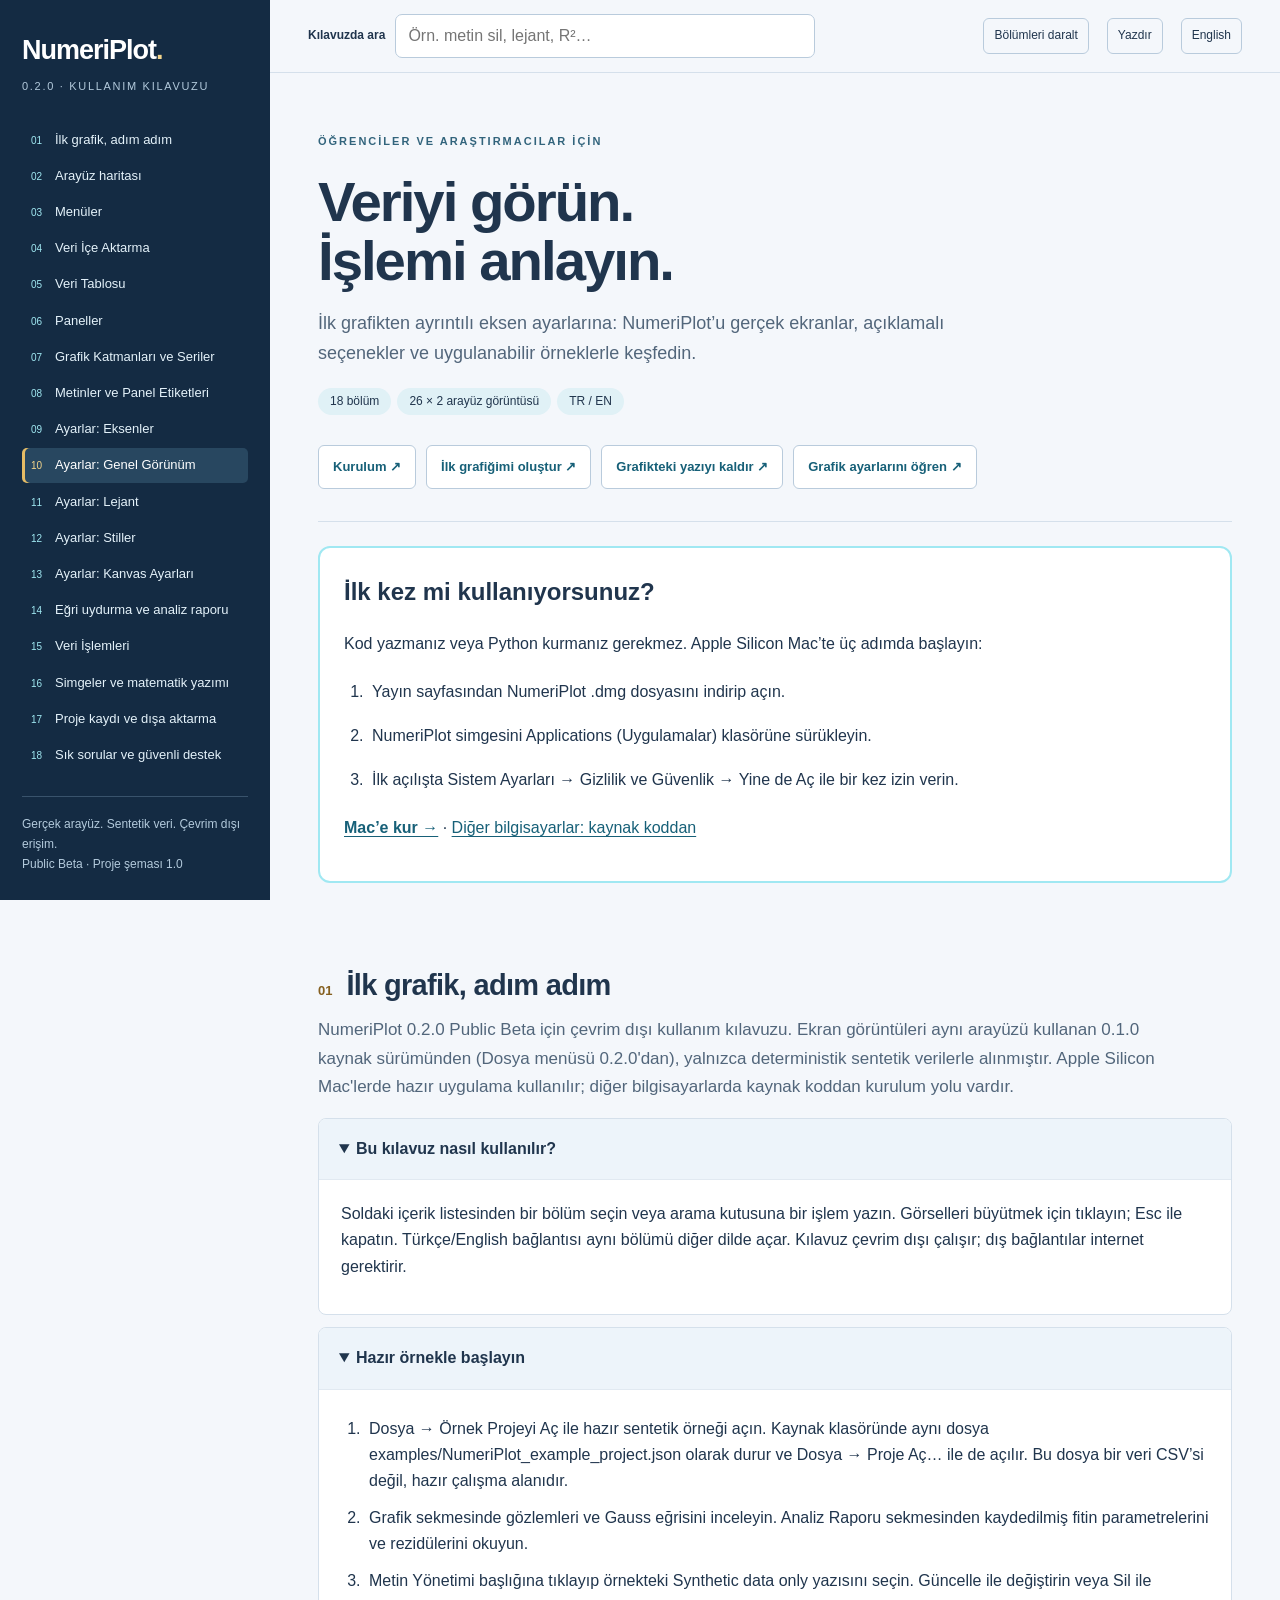
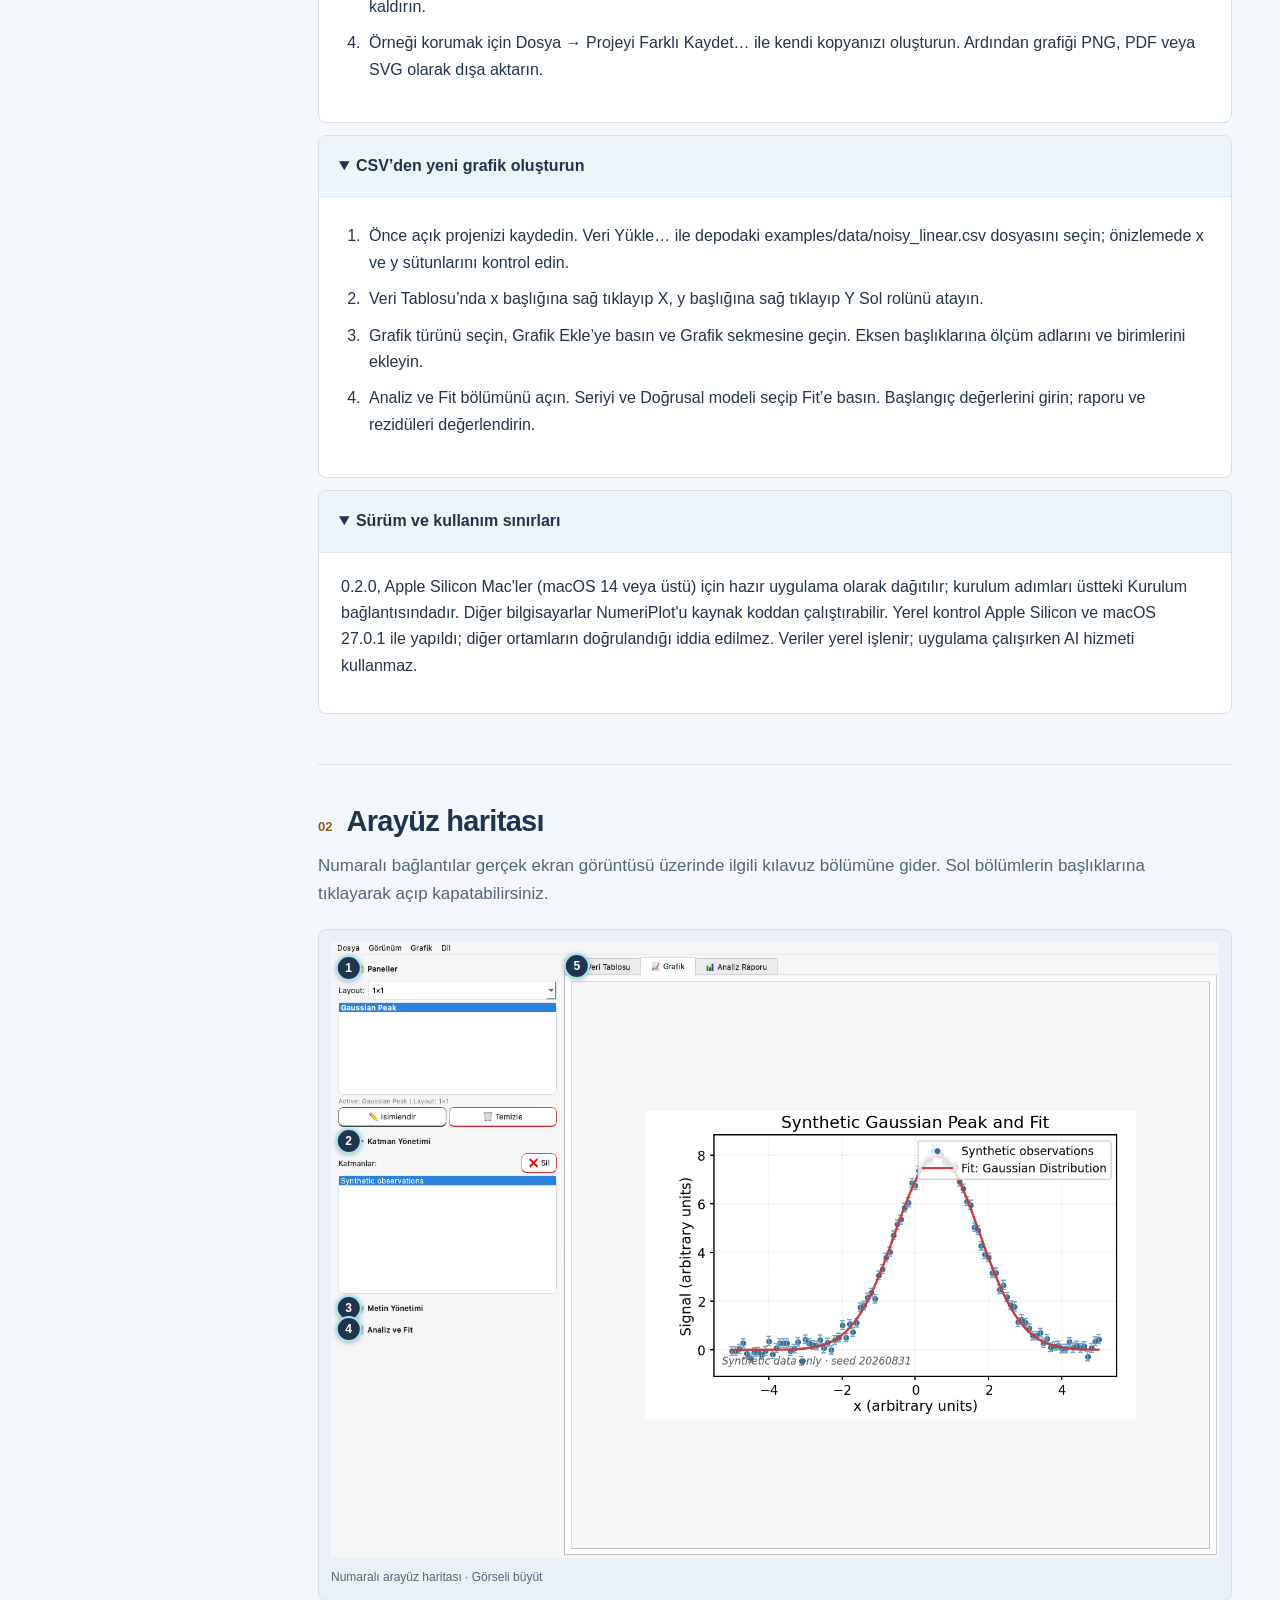
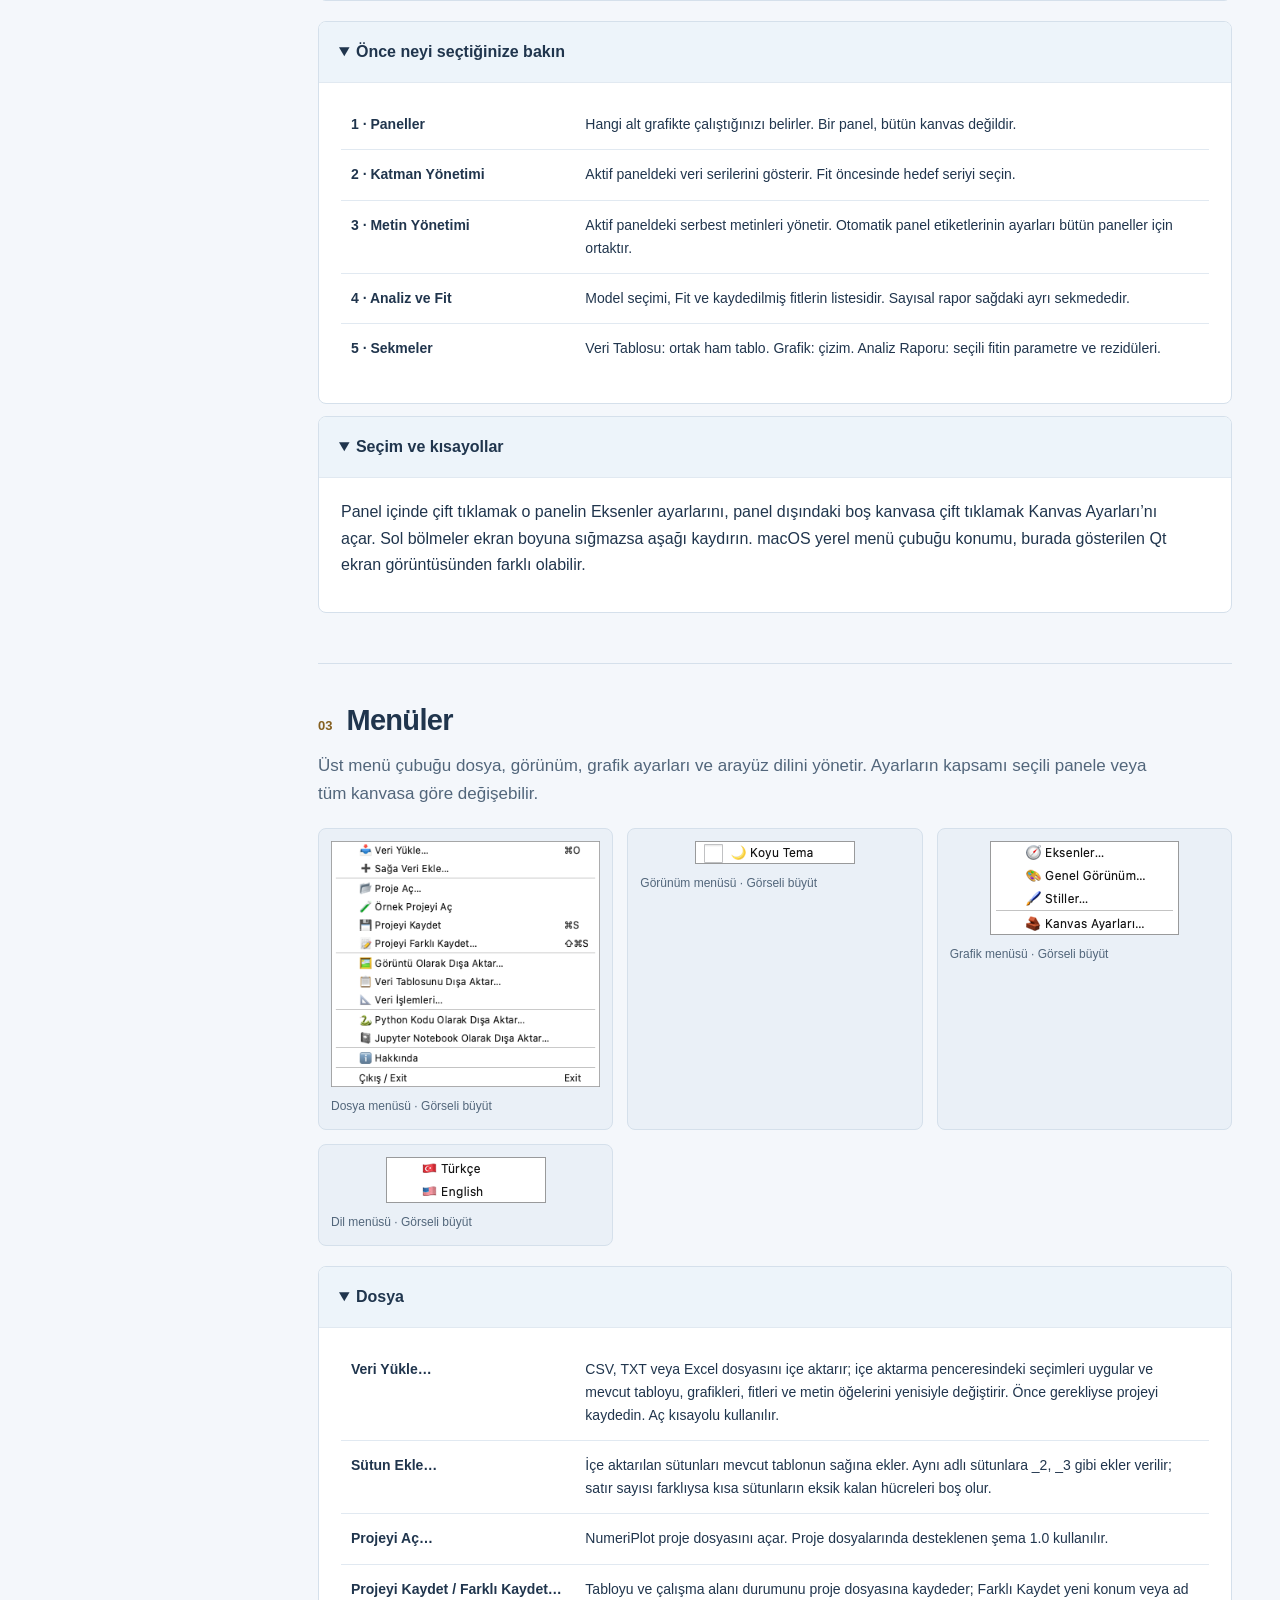
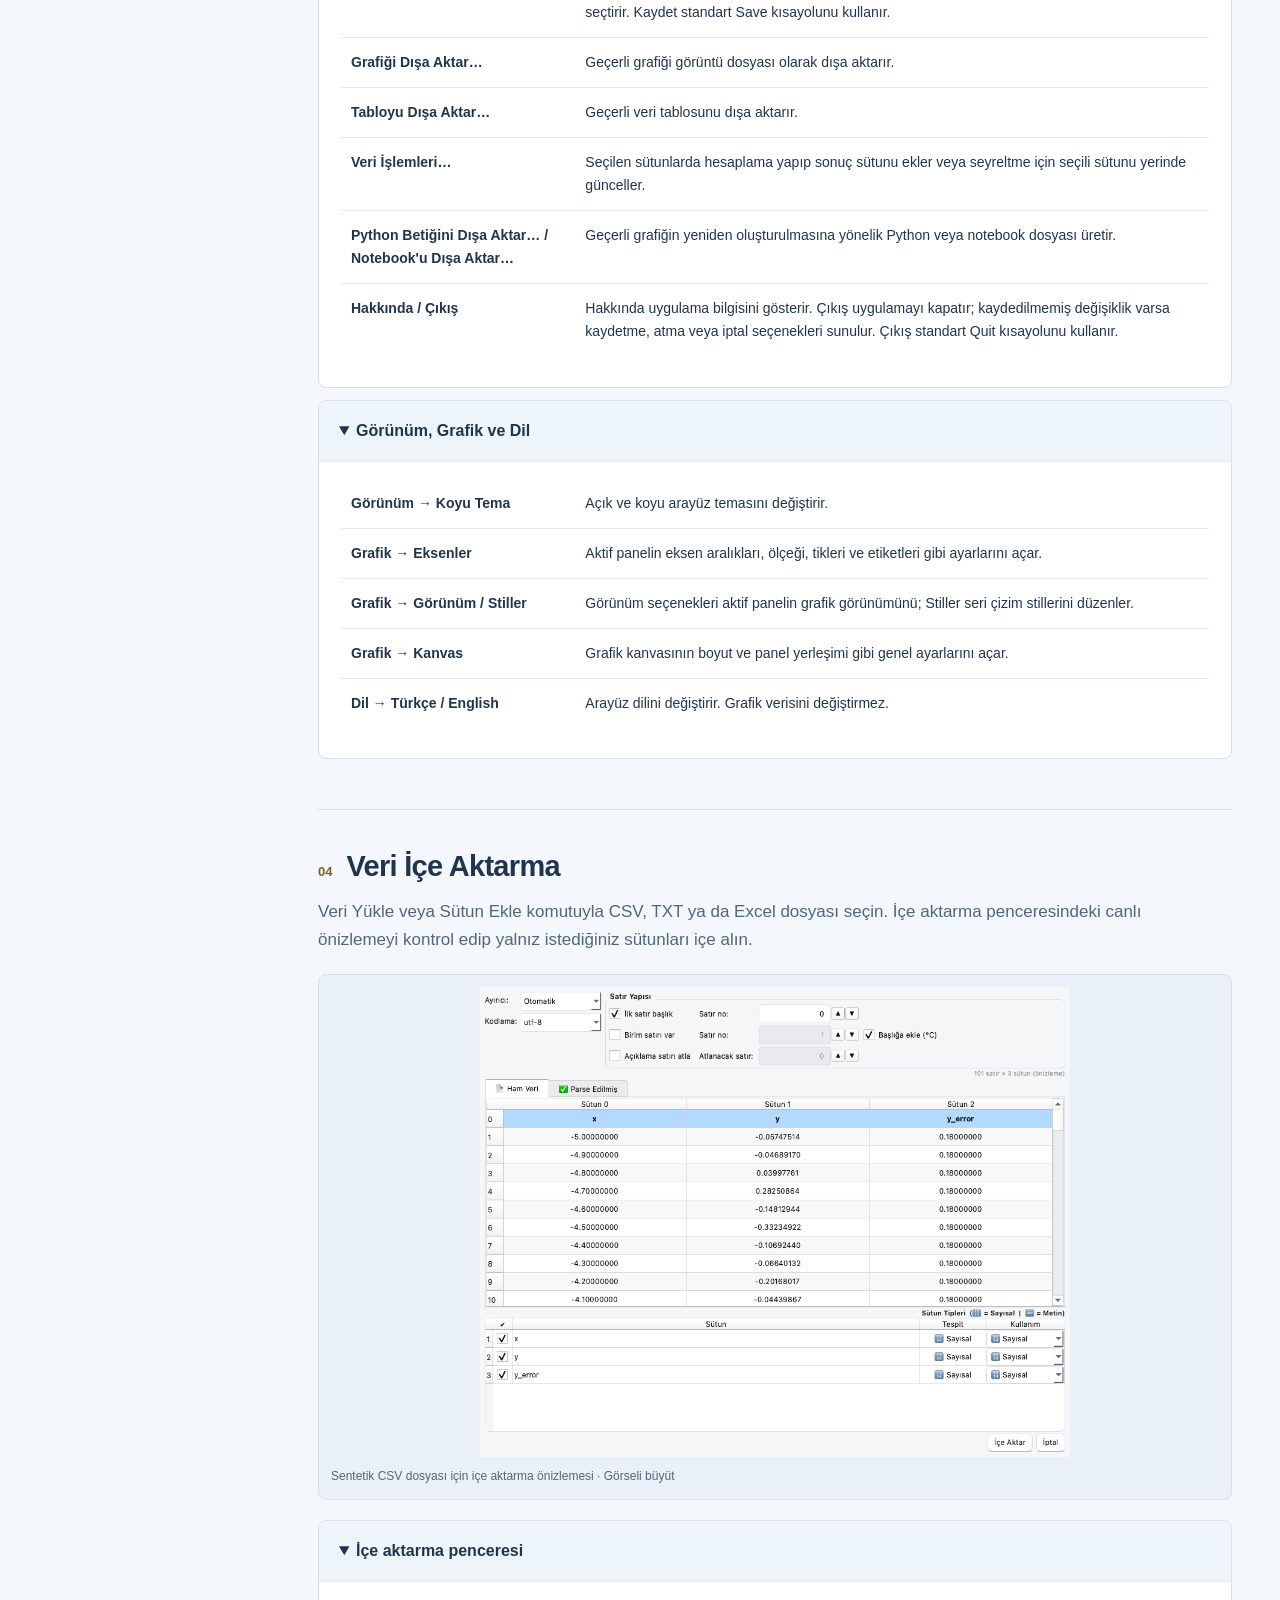
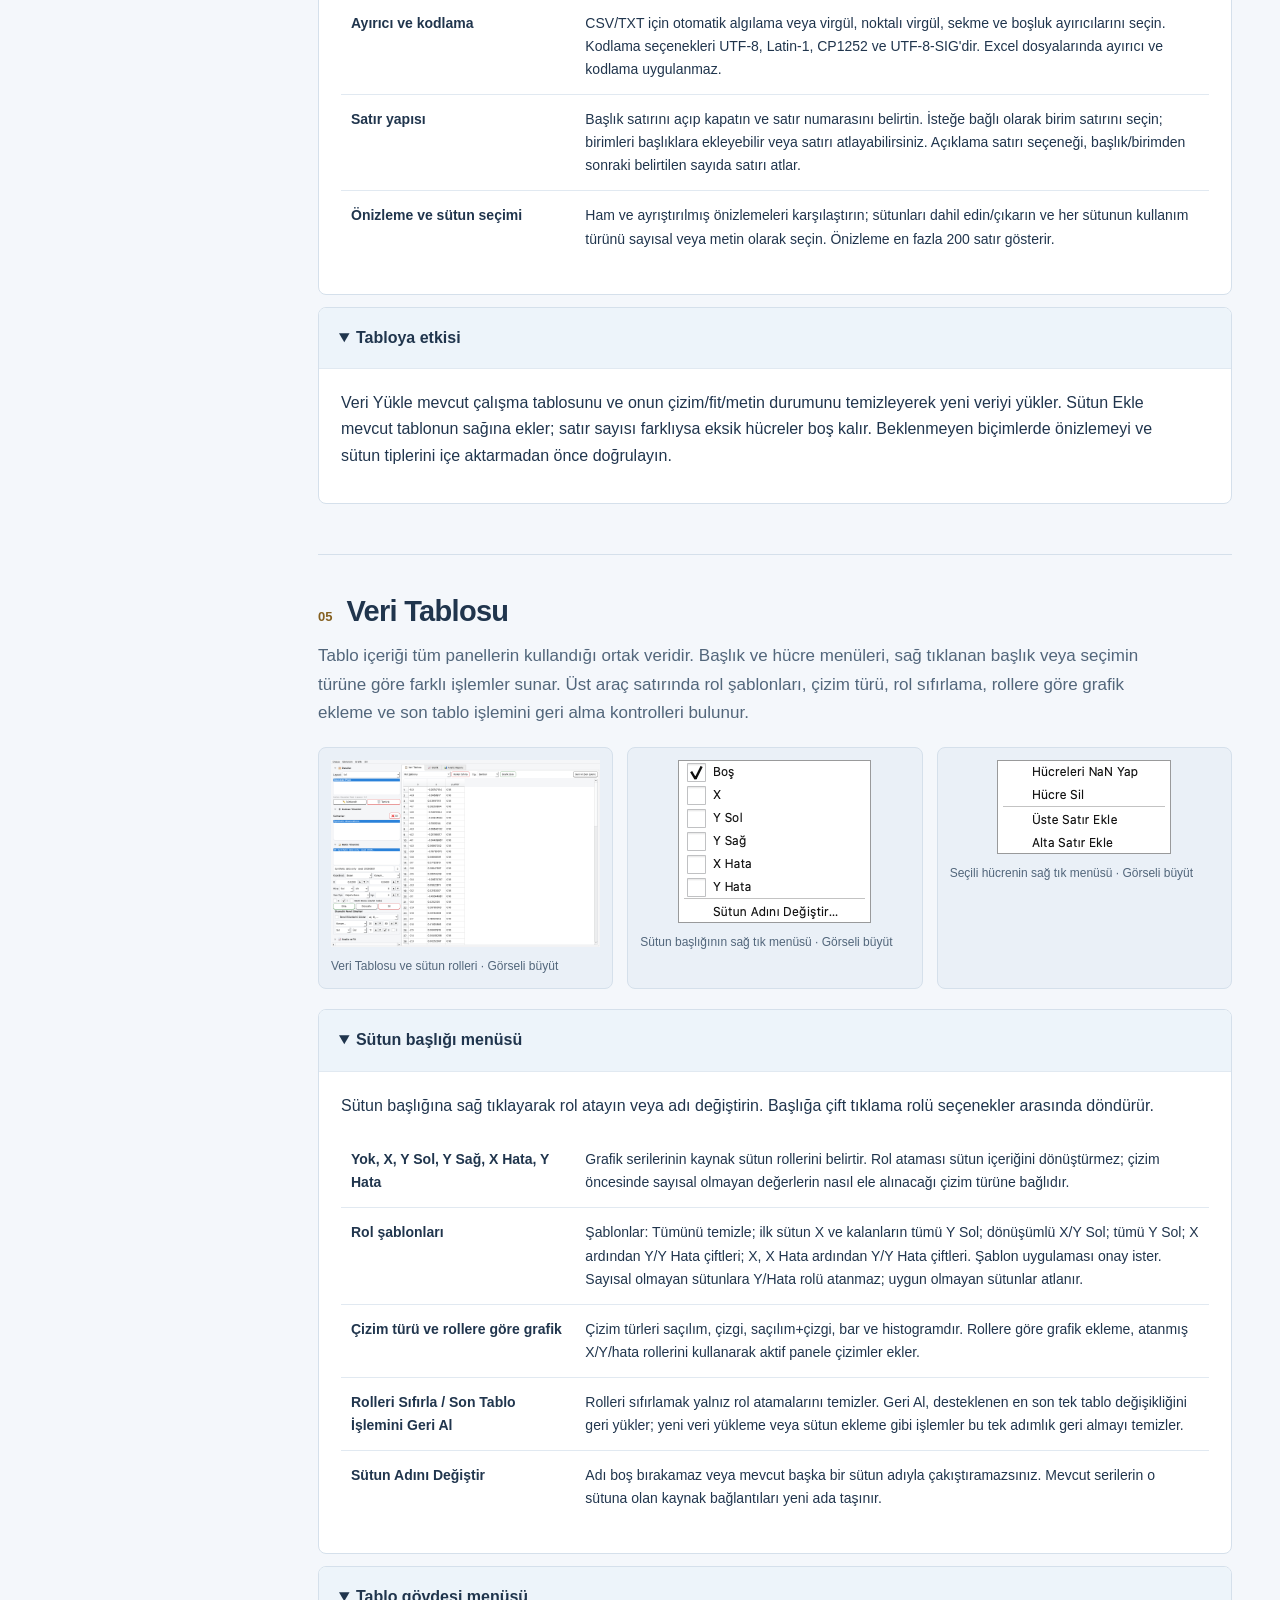
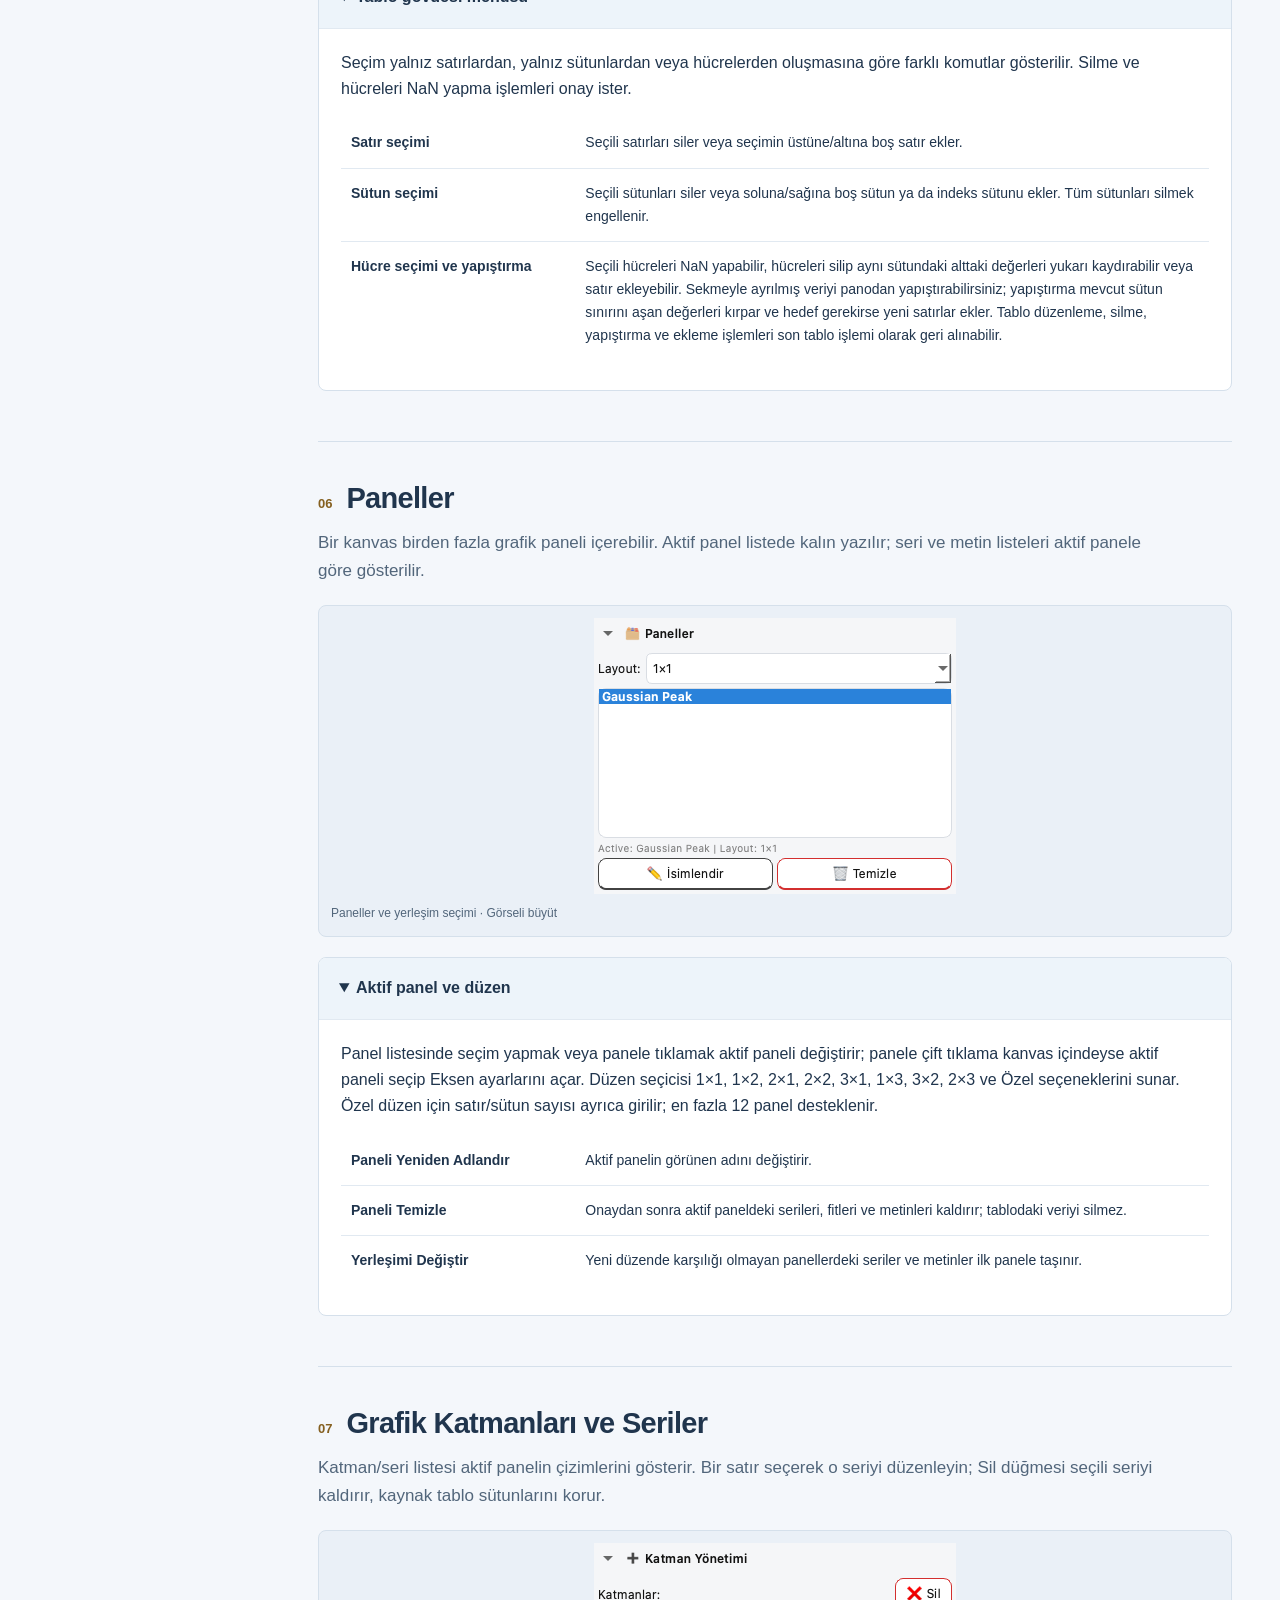
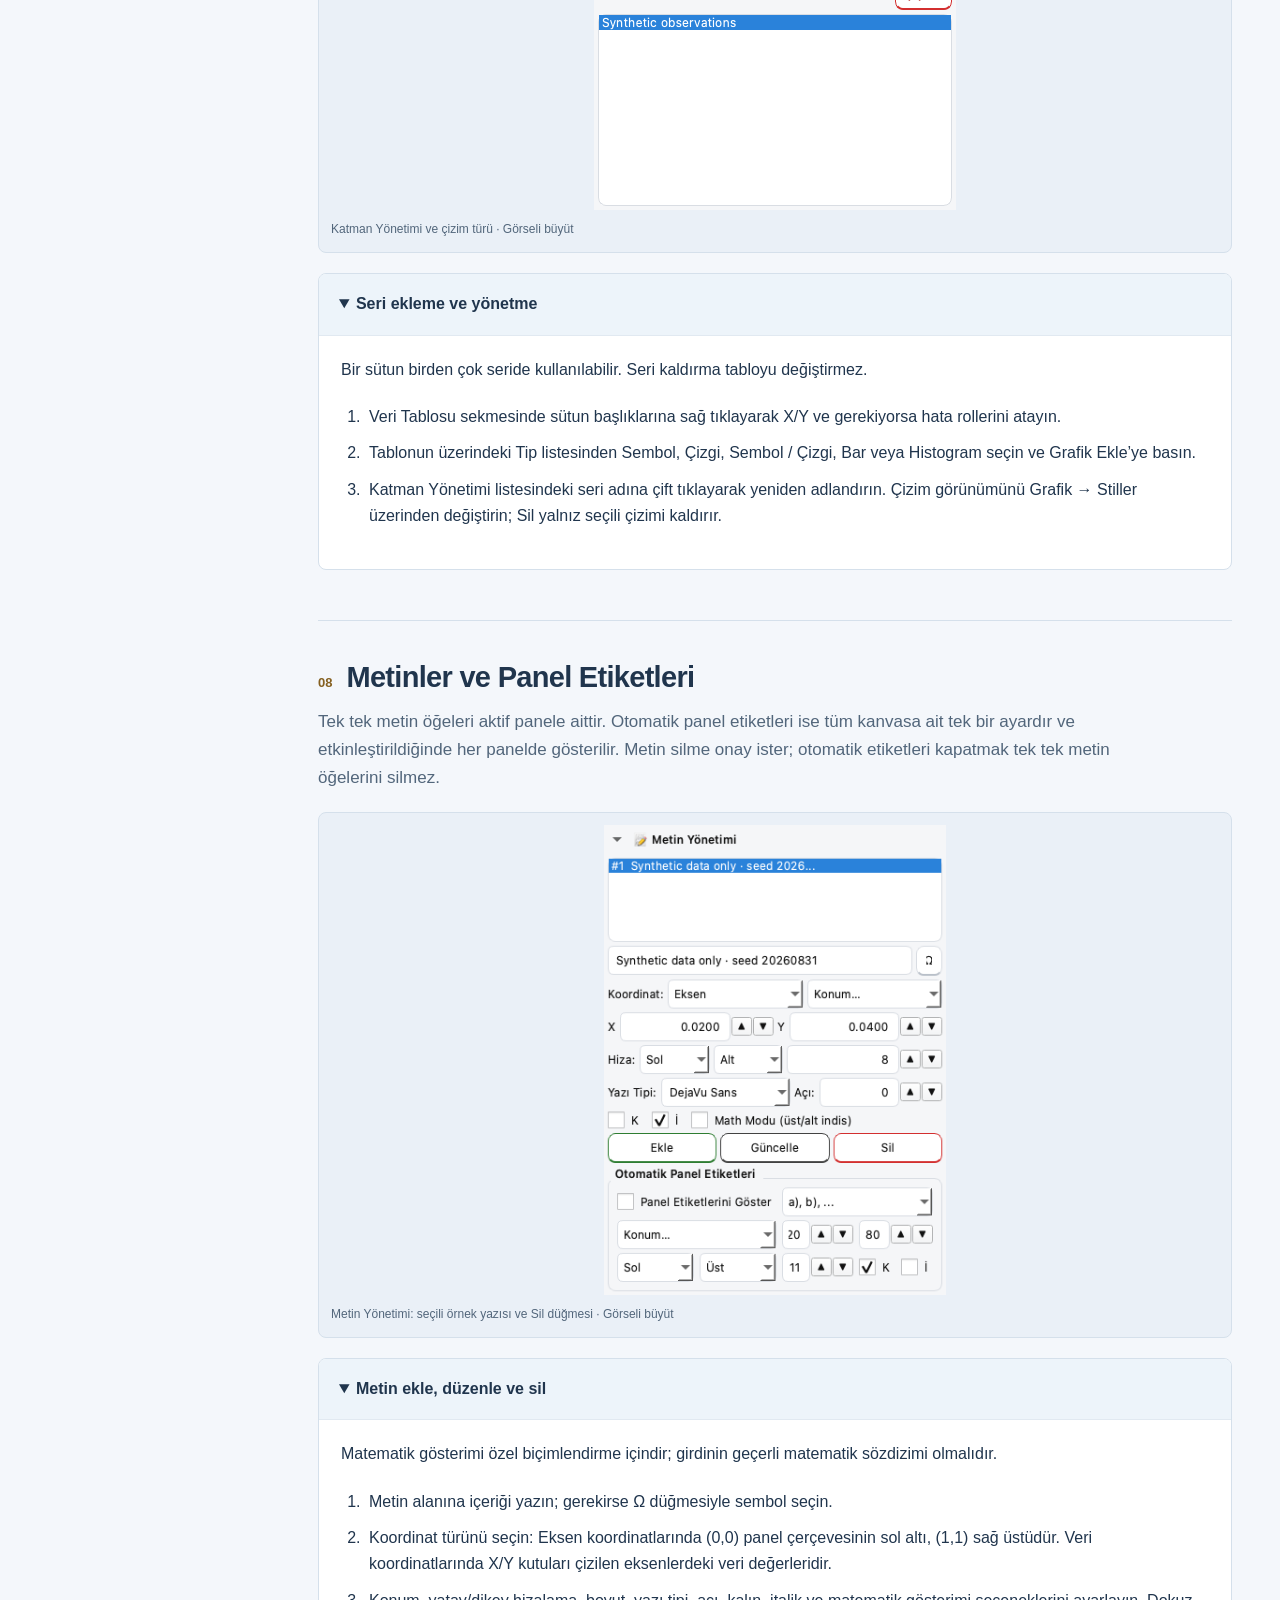
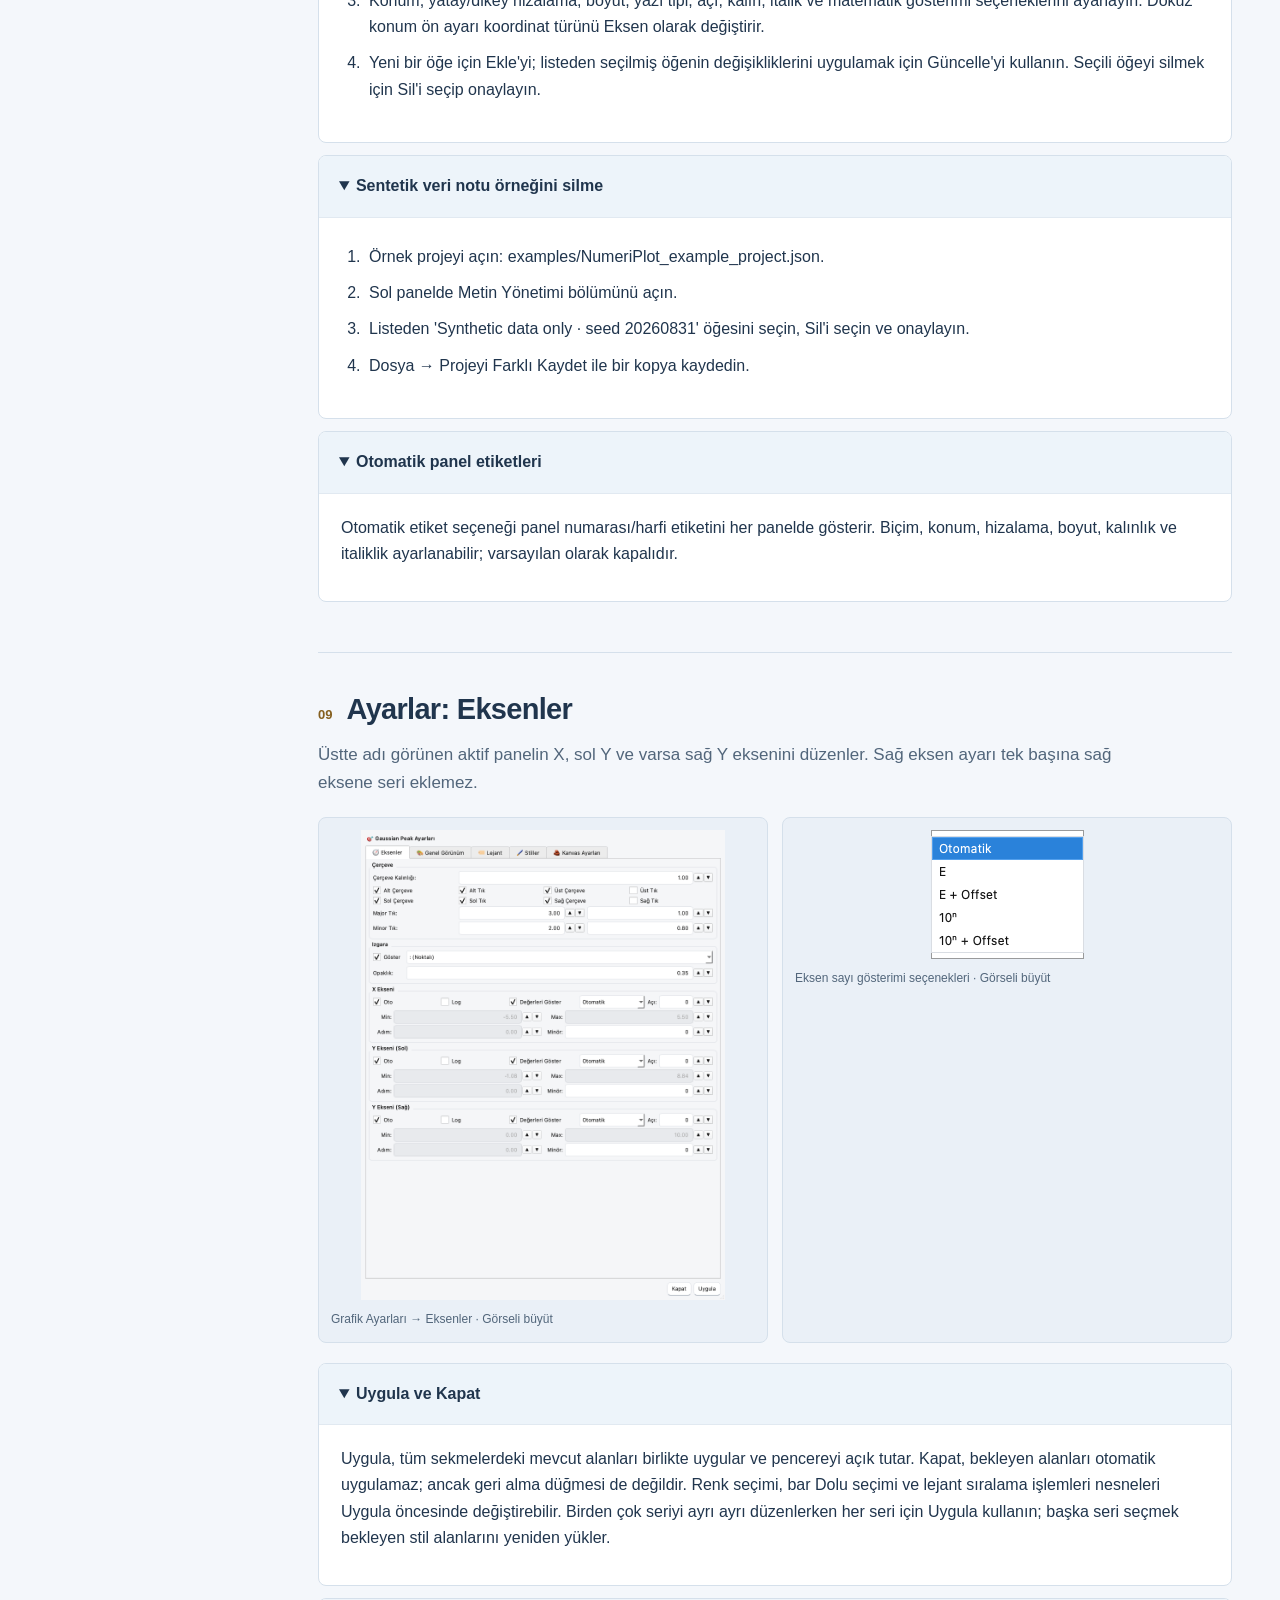
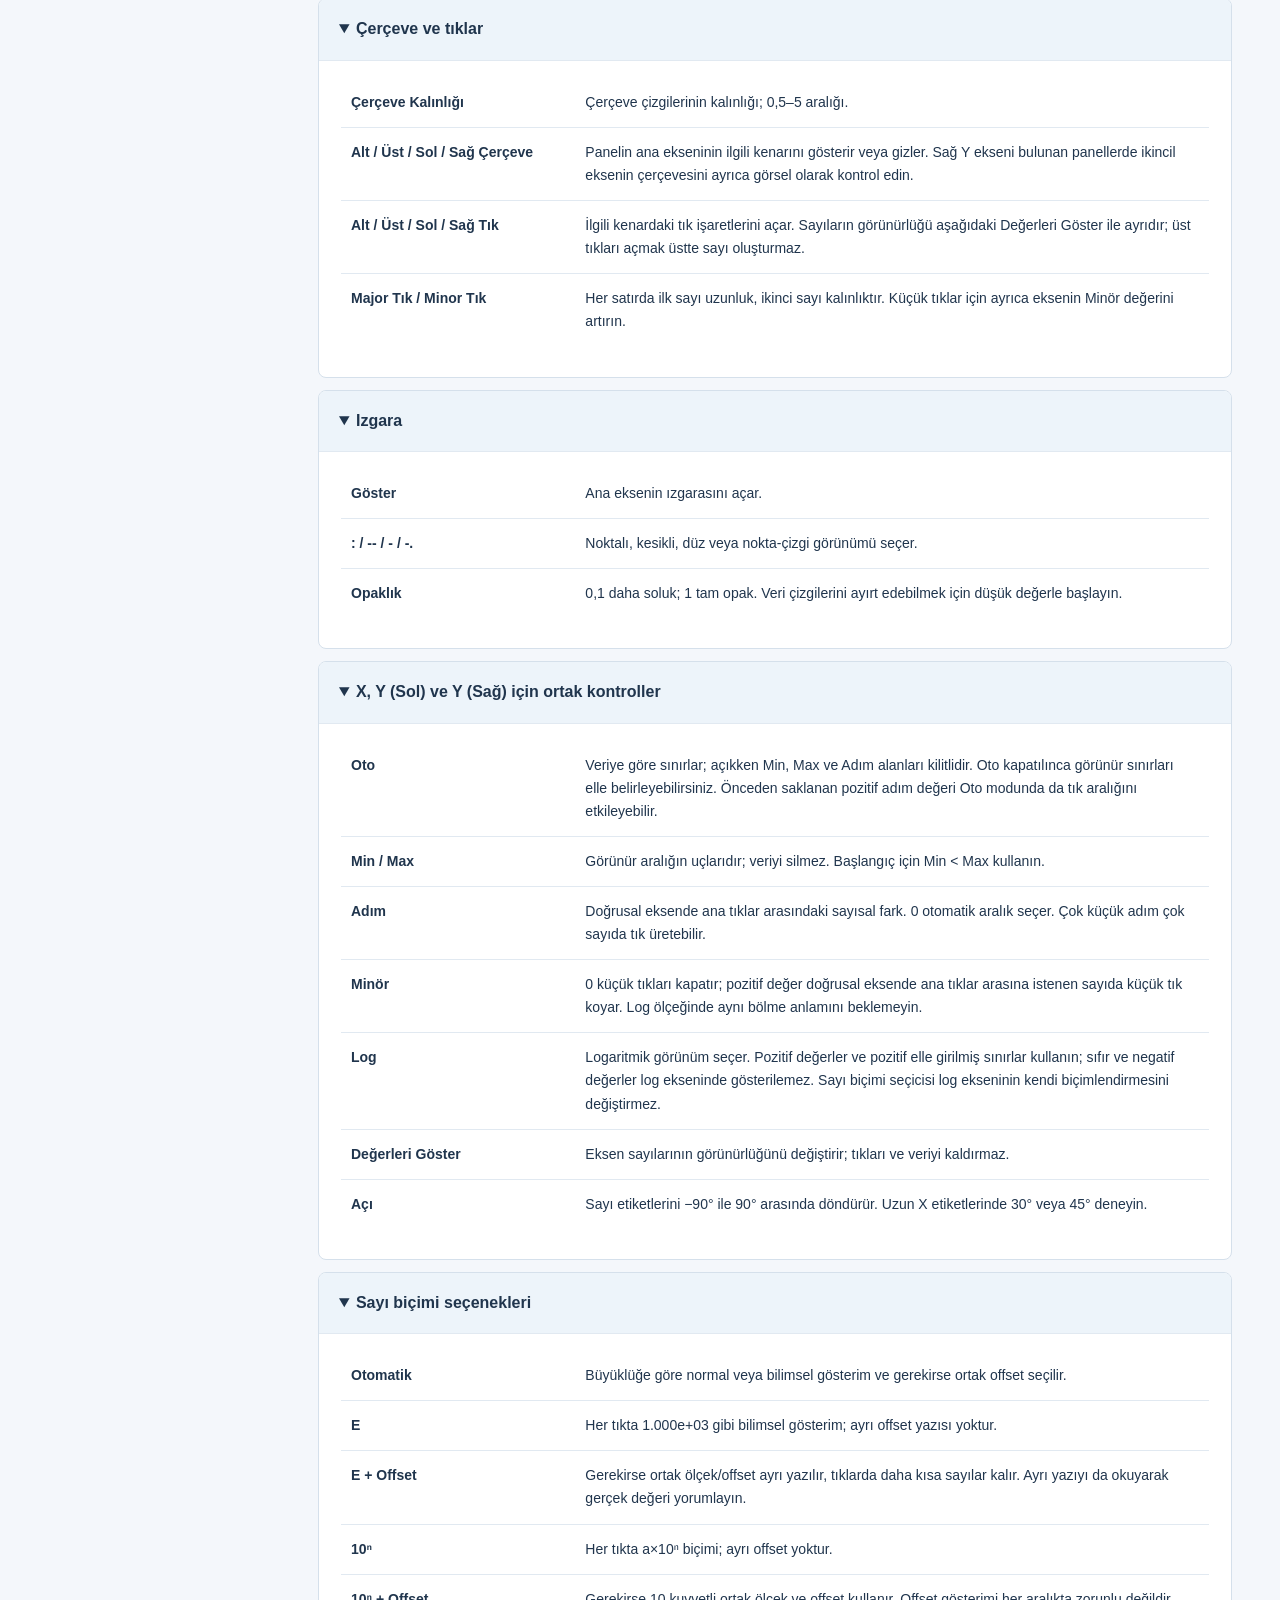
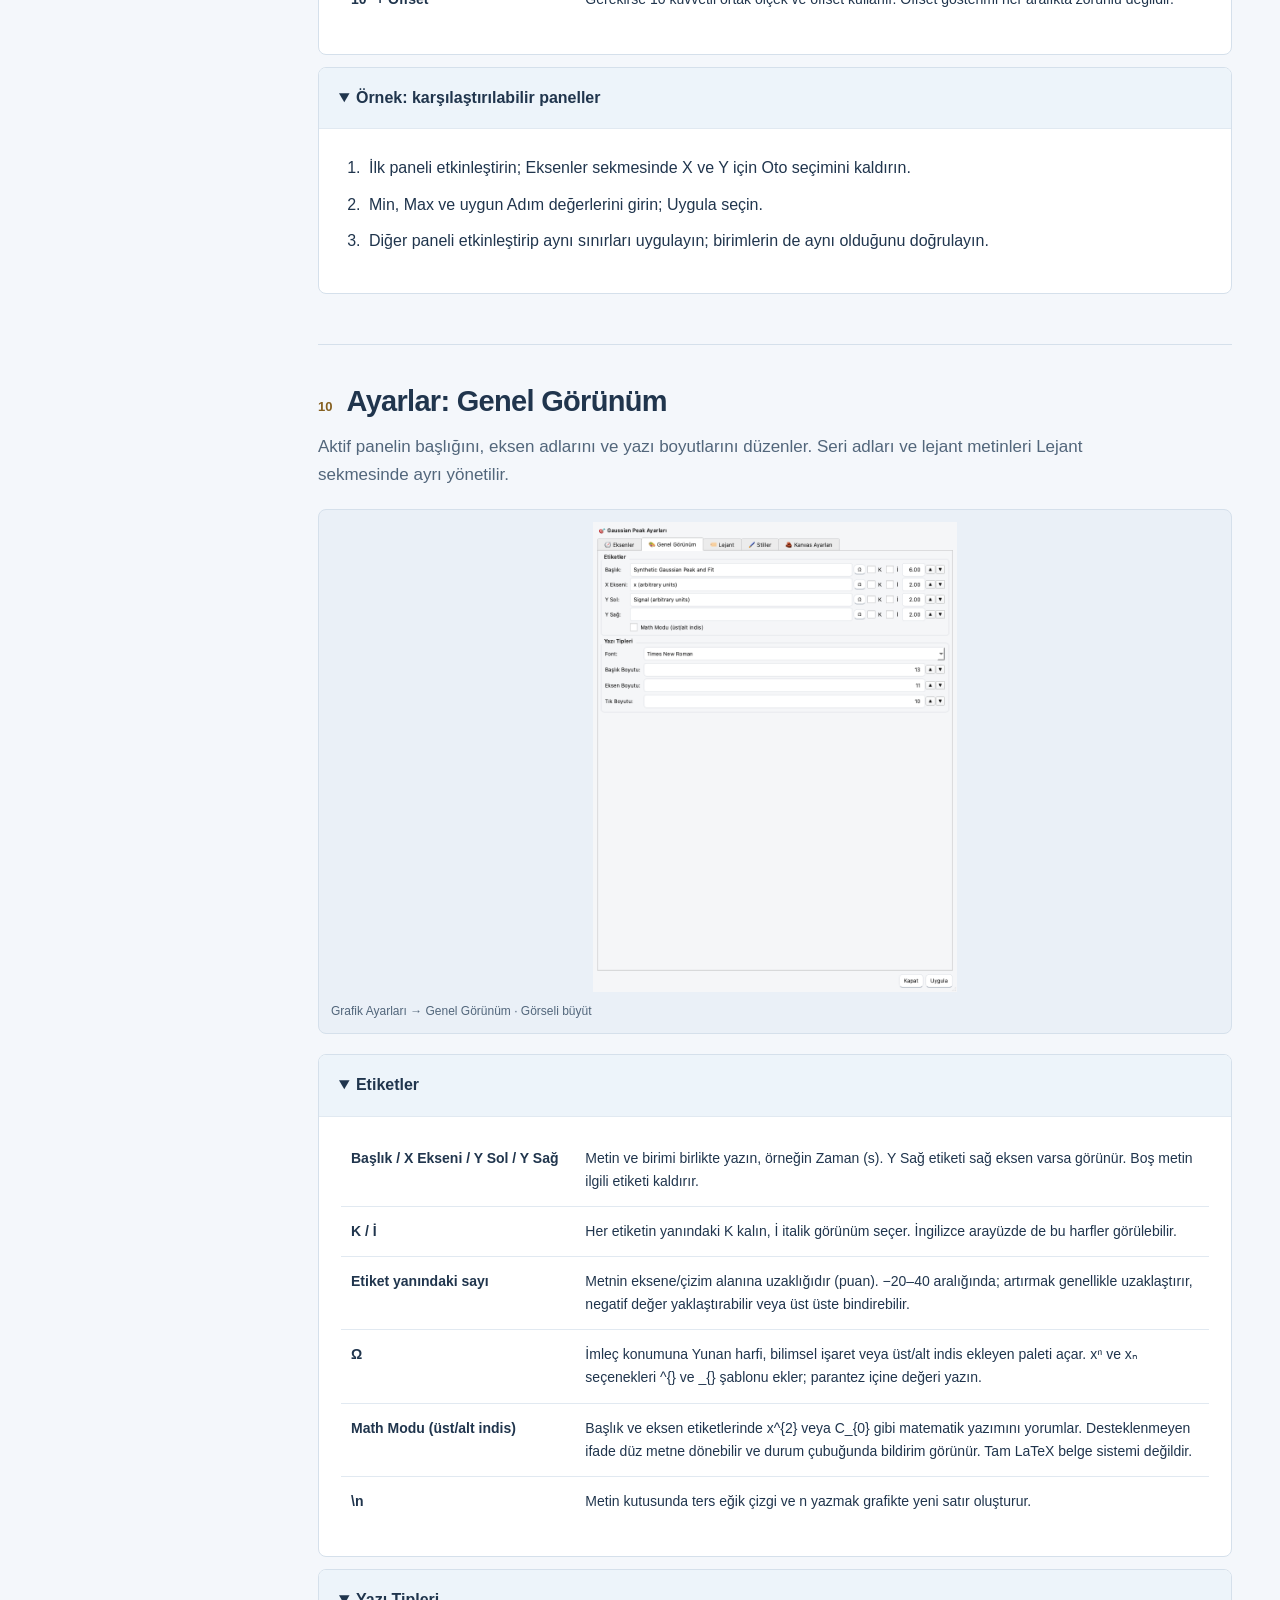
<file: docs/guide/index.html>
<!doctype html>
<html lang="tr"><head><meta charset="utf-8"><meta name="viewport" content="width=device-width,initial-scale=1"><meta name="description" content="NumeriPlot 0.2.0: Kullanım kılavuzu"><title>NumeriPlot · Kullanım kılavuzu</title><link rel="stylesheet" href="guide.css"><script src="guide.js" defer></script></head>
<body><a class="skip" href="#content">İçeriğe geç</a>
<aside class="sidebar" id="contents"><a class="brand" href="#start">NumeriPlot<span class="brand-dot">.</span></a><p class="edition">0.2.0 · Kullanım kılavuzu</p><nav aria-label="İçindekiler"><a href="#start"><span class="nav-num">01</span>İlk grafik, adım adım</a><a href="#overview"><span class="nav-num">02</span>Arayüz haritası</a><a href="#menus"><span class="nav-num">03</span>Menüler</a><a href="#import"><span class="nav-num">04</span>Veri İçe Aktarma</a><a href="#table"><span class="nav-num">05</span>Veri Tablosu</a><a href="#panels"><span class="nav-num">06</span>Paneller</a><a href="#layers"><span class="nav-num">07</span>Grafik Katmanları ve Seriler</a><a href="#text"><span class="nav-num">08</span>Metinler ve Panel Etiketleri</a><a href="#settings-axes"><span class="nav-num">09</span>Ayarlar: Eksenler</a><a href="#settings-appearance"><span class="nav-num">10</span>Ayarlar: Genel Görünüm</a><a href="#settings-legend"><span class="nav-num">11</span>Ayarlar: Lejant</a><a href="#settings-styles"><span class="nav-num">12</span>Ayarlar: Stiller</a><a href="#settings-canvas"><span class="nav-num">13</span>Ayarlar: Kanvas Ayarları</a><a href="#fit"><span class="nav-num">14</span>Eğri uydurma ve analiz raporu</a><a href="#data-operations"><span class="nav-num">15</span>Veri İşlemleri</a><a href="#symbols"><span class="nav-num">16</span>Simgeler ve matematik yazımı</a><a href="#save-export"><span class="nav-num">17</span>Proje kaydı ve dışa aktarma</a><a href="#troubleshooting"><span class="nav-num">18</span>Sık sorular ve güvenli destek</a></nav><p class="side-foot">Gerçek arayüz. Sentetik veri. Çevrim dışı erişim.<br>Public Beta · Proje şeması 1.0</p></aside>
<header class="topbar"><button class="mobile-menu" aria-controls="contents" aria-expanded="false">☰ <span class="sr">İçindekiler</span></button><div class="search-wrap"><label for="search">Kılavuzda ara</label><input id="search" type="search" placeholder="Örn. metin sil, lejant, R²…" autocomplete="off"></div><button class="expand" aria-expanded="true">Bölümleri daralt</button><button class="print">Yazdır</button><a class="language" data-page="en.html" href="en.html" hreflang="en">English</a></header>
<main id="content"><div class="hero"><span class="eyebrow">Öğrenciler ve araştırmacılar için</span><h1>Veriyi görün.<br>İşlemi anlayın.</h1><p>İlk grafikten ayrıntılı eksen ayarlarına: NumeriPlot’u gerçek ekranlar, açıklamalı seçenekler ve uygulanabilir örneklerle keşfedin.</p><span class="pill">18 bölüm</span><span class="pill">26 × 2 arayüz görüntüsü</span><span class="pill">TR / EN</span><div class="quicklinks"><a href="../../docs/MACOS_INSTALL_TR.md">Kurulum ↗</a><a href="#start">İlk grafiğimi oluştur ↗</a><a href="#text">Grafikteki yazıyı kaldır ↗</a><a href="#settings-axes">Grafik ayarlarını öğren ↗</a></div></div>
<section class="first-install" aria-labelledby="install-title"><h2 id="install-title">İlk kez mi kullanıyorsunuz?</h2><p>Kod yazmanız veya Python kurmanız gerekmez. Apple Silicon Mac’te üç adımda başlayın:</p><ol><li>Yayın sayfasından NumeriPlot .dmg dosyasını indirip açın.</li><li>NumeriPlot simgesini Applications (Uygulamalar) klasörüne sürükleyin.</li><li>İlk açılışta Sistem Ayarları → Gizlilik ve Güvenlik → Yine de Aç ile bir kez izin verin.</li></ol><p><a href="../../docs/MACOS_INSTALL_TR.md"><strong>Mac’e kur →</strong></a> · <a href="../../docs/SOURCE_INSTALL_TR.md">Diğer bilgisayarlar: kaynak koddan</a></p></section>
<noscript><p class="note">Tüm içerik JavaScript olmadan okunabilir. Arama ve görsel büyütme için JavaScript gerekir.</p></noscript><p class="status" id="status" role="status" aria-live="polite"></p><p id="empty" class="empty" hidden>Eşleşme bulunamadı. Daha kısa bir sözcük deneyin veya aramayı temizleyin.</p>
<article class="section" id="start"><div class="section-head"><span class="section-number">01</span><h2>İlk grafik, adım adım</h2></div><p class="intro">NumeriPlot 0.2.0 Public Beta için çevrim dışı kullanım kılavuzu. Ekran görüntüleri aynı arayüzü kullanan 0.1.0 kaynak sürümünden (Dosya menüsü 0.2.0&#x27;dan), yalnızca deterministik sentetik verilerle alınmıştır. Apple Silicon Mac&#x27;lerde hazır uygulama kullanılır; diğer bilgisayarlarda kaynak koddan kurulum yolu vardır.</p><details id="start-detail-1" open><summary>Bu kılavuz nasıl kullanılır?</summary><div class="block-body"><p>Soldaki içerik listesinden bir bölüm seçin veya arama kutusuna bir işlem yazın. Görselleri büyütmek için tıklayın; Esc ile kapatın. Türkçe/English bağlantısı aynı bölümü diğer dilde açar. Kılavuz çevrim dışı çalışır; dış bağlantılar internet gerektirir.</p></div></details><details id="start-detail-2" open><summary>Hazır örnekle başlayın</summary><div class="block-body"><ol><li>Dosya → Örnek Projeyi Aç ile hazır sentetik örneği açın. Kaynak klasöründe aynı dosya examples/NumeriPlot_example_project.json olarak durur ve Dosya → Proje Aç… ile de açılır. Bu dosya bir veri CSV’si değil, hazır çalışma alanıdır.</li><li>Grafik sekmesinde gözlemleri ve Gauss eğrisini inceleyin. Analiz Raporu sekmesinden kaydedilmiş fitin parametrelerini ve rezidülerini okuyun.</li><li>Metin Yönetimi başlığına tıklayıp örnekteki Synthetic data only yazısını seçin. Güncelle ile değiştirin veya Sil ile kaldırın.</li><li>Örneği korumak için Dosya → Projeyi Farklı Kaydet… ile kendi kopyanızı oluşturun. Ardından grafiği PNG, PDF veya SVG olarak dışa aktarın.</li></ol></div></details><details id="start-detail-3" open><summary>CSV’den yeni grafik oluşturun</summary><div class="block-body"><ol><li>Önce açık projenizi kaydedin. Veri Yükle… ile depodaki examples/data/noisy_linear.csv dosyasını seçin; önizlemede x ve y sütunlarını kontrol edin.</li><li>Veri Tablosu’nda x başlığına sağ tıklayıp X, y başlığına sağ tıklayıp Y Sol rolünü atayın.</li><li>Grafik türünü seçin, Grafik Ekle’ye basın ve Grafik sekmesine geçin. Eksen başlıklarına ölçüm adlarını ve birimlerini ekleyin.</li><li>Analiz ve Fit bölümünü açın. Seriyi ve Doğrusal modeli seçip Fit’e basın. Başlangıç değerlerini girin; raporu ve rezidüleri değerlendirin.</li></ol></div></details><details id="start-detail-4" open><summary>Sürüm ve kullanım sınırları</summary><div class="block-body"><p>0.2.0, Apple Silicon Mac&#x27;ler (macOS 14 veya üstü) için hazır uygulama olarak dağıtılır; kurulum adımları üstteki Kurulum bağlantısındadır. Diğer bilgisayarlar NumeriPlot&#x27;u kaynak koddan çalıştırabilir. Yerel kontrol Apple Silicon ve macOS 27.0.1 ile yapıldı; diğer ortamların doğrulandığı iddia edilmez. Veriler yerel işlenir; uygulama çalışırken AI hizmeti kullanmaz.</p></div></details></article><article class="section" id="overview"><div class="section-head"><span class="section-number">02</span><h2>Arayüz haritası</h2></div><p class="intro">Numaralı bağlantılar gerçek ekran görüntüsü üzerinde ilgili kılavuz bölümüne gider. Sol bölümlerin başlıklarına tıklayarak açıp kapatabilirsiniz.</p><div class="gallery single"><figure><div class="image-wrap"><button class="image-button" aria-label="Görseli büyüt: Numaralı arayüz haritası"><img src="assets/overview-tr.png" width="1440" height="1000" alt="Numaralı arayüz haritası" loading="lazy"></button><a class="pin" href="#panels" style="left:1.111%;top:4.300%" aria-label="1: Paneller">1</a><a class="pin" href="#layers" style="left:1.111%;top:32.300%" aria-label="2: Grafik Katmanları ve Seriler">2</a><a class="pin" href="#text" style="left:1.111%;top:59.400%" aria-label="3: Metinler ve Panel Etiketleri">3</a><a class="pin" href="#fit" style="left:1.111%;top:62.900%" aria-label="4: Eğri uydurma ve analiz raporu">4</a><a class="pin" href="#table" style="left:26.806%;top:3.900%" aria-label="5: Veri Tablosu">5</a></div><figcaption>Numaralı arayüz haritası · Görseli büyüt</figcaption></figure></div><details id="overview-detail-1" open><summary>Önce neyi seçtiğinize bakın</summary><div class="block-body"><table><tbody><tr><th scope="row">1 · Paneller</th><td>Hangi alt grafikte çalıştığınızı belirler. Bir panel, bütün kanvas değildir.</td></tr><tr><th scope="row">2 · Katman Yönetimi</th><td>Aktif paneldeki veri serilerini gösterir. Fit öncesinde hedef seriyi seçin.</td></tr><tr><th scope="row">3 · Metin Yönetimi</th><td>Aktif paneldeki serbest metinleri yönetir. Otomatik panel etiketlerinin ayarları bütün paneller için ortaktır.</td></tr><tr><th scope="row">4 · Analiz ve Fit</th><td>Model seçimi, Fit ve kaydedilmiş fitlerin listesidir. Sayısal rapor sağdaki ayrı sekmededir.</td></tr><tr><th scope="row">5 · Sekmeler</th><td>Veri Tablosu: ortak ham tablo. Grafik: çizim. Analiz Raporu: seçili fitin parametre ve rezidüleri.</td></tr></tbody></table></div></details><details id="overview-detail-2" open><summary>Seçim ve kısayollar</summary><div class="block-body"><p>Panel içinde çift tıklamak o panelin Eksenler ayarlarını, panel dışındaki boş kanvasa çift tıklamak Kanvas Ayarları’nı açar. Sol bölmeler ekran boyuna sığmazsa aşağı kaydırın. macOS yerel menü çubuğu konumu, burada gösterilen Qt ekran görüntüsünden farklı olabilir.</p></div></details></article><article class="section" id="menus"><div class="section-head"><span class="section-number">03</span><h2>Menüler</h2></div><p class="intro">Üst menü çubuğu dosya, görünüm, grafik ayarları ve arayüz dilini yönetir. Ayarların kapsamı seçili panele veya tüm kanvasa göre değişebilir.</p><div class="gallery"><figure><div class="image-wrap"><button class="image-button" aria-label="Görseli büyüt: Dosya menüsü"><img src="assets/menus-file-tr.png" width="338" height="309" alt="Dosya menüsü" loading="lazy"></button></div><figcaption>Dosya menüsü · Görseli büyüt</figcaption></figure><figure><div class="image-wrap"><button class="image-button" aria-label="Görseli büyüt: Görünüm menüsü"><img src="assets/menus-view-tr.png" width="160" height="23" alt="Görünüm menüsü" loading="lazy"></button></div><figcaption>Görünüm menüsü · Görseli büyüt</figcaption></figure><figure><div class="image-wrap"><button class="image-button" aria-label="Görseli büyüt: Grafik menüsü"><img src="assets/menus-plot-tr.png" width="189" height="94" alt="Grafik menüsü" loading="lazy"></button></div><figcaption>Grafik menüsü · Görseli büyüt</figcaption></figure><figure><div class="image-wrap"><button class="image-button" aria-label="Görseli büyüt: Dil menüsü"><img src="assets/menus-language-tr.png" width="160" height="46" alt="Dil menüsü" loading="lazy"></button></div><figcaption>Dil menüsü · Görseli büyüt</figcaption></figure></div><details id="menus-detail-1" open><summary>Dosya</summary><div class="block-body"><table><tbody><tr><th scope="row">Veri Yükle…</th><td>CSV, TXT veya Excel dosyasını içe aktarır; içe aktarma penceresindeki seçimleri uygular ve mevcut tabloyu, grafikleri, fitleri ve metin öğelerini yenisiyle değiştirir. Önce gerekliyse projeyi kaydedin. Aç kısayolu kullanılır.</td></tr><tr><th scope="row">Sütun Ekle…</th><td>İçe aktarılan sütunları mevcut tablonun sağına ekler. Aynı adlı sütunlara _2, _3 gibi ekler verilir; satır sayısı farklıysa kısa sütunların eksik kalan hücreleri boş olur.</td></tr><tr><th scope="row">Projeyi Aç…</th><td>NumeriPlot proje dosyasını açar. Proje dosyalarında desteklenen şema 1.0 kullanılır.</td></tr><tr><th scope="row">Projeyi Kaydet / Farklı Kaydet…</th><td>Tabloyu ve çalışma alanı durumunu proje dosyasına kaydeder; Farklı Kaydet yeni konum veya ad seçtirir. Kaydet standart Save kısayolunu kullanır.</td></tr><tr><th scope="row">Grafiği Dışa Aktar…</th><td>Geçerli grafiği görüntü dosyası olarak dışa aktarır.</td></tr><tr><th scope="row">Tabloyu Dışa Aktar…</th><td>Geçerli veri tablosunu dışa aktarır.</td></tr><tr><th scope="row">Veri İşlemleri…</th><td>Seçilen sütunlarda hesaplama yapıp sonuç sütunu ekler veya seyreltme için seçili sütunu yerinde günceller.</td></tr><tr><th scope="row">Python Betiğini Dışa Aktar… / Notebook&#x27;u Dışa Aktar…</th><td>Geçerli grafiğin yeniden oluşturulmasına yönelik Python veya notebook dosyası üretir.</td></tr><tr><th scope="row">Hakkında / Çıkış</th><td>Hakkında uygulama bilgisini gösterir. Çıkış uygulamayı kapatır; kaydedilmemiş değişiklik varsa kaydetme, atma veya iptal seçenekleri sunulur. Çıkış standart Quit kısayolunu kullanır.</td></tr></tbody></table></div></details><details id="menus-detail-2" open><summary>Görünüm, Grafik ve Dil</summary><div class="block-body"><table><tbody><tr><th scope="row">Görünüm → Koyu Tema</th><td>Açık ve koyu arayüz temasını değiştirir.</td></tr><tr><th scope="row">Grafik → Eksenler</th><td>Aktif panelin eksen aralıkları, ölçeği, tikleri ve etiketleri gibi ayarlarını açar.</td></tr><tr><th scope="row">Grafik → Görünüm / Stiller</th><td>Görünüm seçenekleri aktif panelin grafik görünümünü; Stiller seri çizim stillerini düzenler.</td></tr><tr><th scope="row">Grafik → Kanvas</th><td>Grafik kanvasının boyut ve panel yerleşimi gibi genel ayarlarını açar.</td></tr><tr><th scope="row">Dil → Türkçe / English</th><td>Arayüz dilini değiştirir. Grafik verisini değiştirmez.</td></tr></tbody></table></div></details></article><article class="section" id="import"><div class="section-head"><span class="section-number">04</span><h2>Veri İçe Aktarma</h2></div><p class="intro">Veri Yükle veya Sütun Ekle komutuyla CSV, TXT ya da Excel dosyası seçin. İçe aktarma penceresindeki canlı önizlemeyi kontrol edip yalnız istediğiniz sütunları içe alın.</p><div class="gallery"><figure><div class="image-wrap"><button class="image-button" aria-label="Görseli büyüt: Sentetik CSV dosyası için içe aktarma önizlemesi"><img src="assets/import-tr.png" width="980" height="780" alt="Sentetik CSV dosyası için içe aktarma önizlemesi" loading="lazy"></button></div><figcaption>Sentetik CSV dosyası için içe aktarma önizlemesi · Görseli büyüt</figcaption></figure></div><details id="import-detail-1" open><summary>İçe aktarma penceresi</summary><div class="block-body"><table><tbody><tr><th scope="row">Ayırıcı ve kodlama</th><td>CSV/TXT için otomatik algılama veya virgül, noktalı virgül, sekme ve boşluk ayırıcılarını seçin. Kodlama seçenekleri UTF-8, Latin-1, CP1252 ve UTF-8-SIG&#x27;dir. Excel dosyalarında ayırıcı ve kodlama uygulanmaz.</td></tr><tr><th scope="row">Satır yapısı</th><td>Başlık satırını açıp kapatın ve satır numarasını belirtin. İsteğe bağlı olarak birim satırını seçin; birimleri başlıklara ekleyebilir veya satırı atlayabilirsiniz. Açıklama satırı seçeneği, başlık/birimden sonraki belirtilen sayıda satırı atlar.</td></tr><tr><th scope="row">Önizleme ve sütun seçimi</th><td>Ham ve ayrıştırılmış önizlemeleri karşılaştırın; sütunları dahil edin/çıkarın ve her sütunun kullanım türünü sayısal veya metin olarak seçin. Önizleme en fazla 200 satır gösterir.</td></tr></tbody></table></div></details><details id="import-detail-2" open><summary>Tabloya etkisi</summary><div class="block-body"><p>Veri Yükle mevcut çalışma tablosunu ve onun çizim/fit/metin durumunu temizleyerek yeni veriyi yükler. Sütun Ekle mevcut tablonun sağına ekler; satır sayısı farklıysa eksik hücreler boş kalır. Beklenmeyen biçimlerde önizlemeyi ve sütun tiplerini içe aktarmadan önce doğrulayın.</p></div></details></article><article class="section" id="table"><div class="section-head"><span class="section-number">05</span><h2>Veri Tablosu</h2></div><p class="intro">Tablo içeriği tüm panellerin kullandığı ortak veridir. Başlık ve hücre menüleri, sağ tıklanan başlık veya seçimin türüne göre farklı işlemler sunar. Üst araç satırında rol şablonları, çizim türü, rol sıfırlama, rollere göre grafik ekleme ve son tablo işlemini geri alma kontrolleri bulunur.</p><div class="gallery"><figure><div class="image-wrap"><button class="image-button" aria-label="Görseli büyüt: Veri Tablosu ve sütun rolleri"><img src="assets/table-tr.png" width="1440" height="1000" alt="Veri Tablosu ve sütun rolleri" loading="lazy"></button></div><figcaption>Veri Tablosu ve sütun rolleri · Görseli büyüt</figcaption></figure><figure><div class="image-wrap"><button class="image-button" aria-label="Görseli büyüt: Sütun başlığının sağ tık menüsü"><img src="assets/table-roles-tr.png" width="193" height="163" alt="Sütun başlığının sağ tık menüsü" loading="lazy"></button></div><figcaption>Sütun başlığının sağ tık menüsü · Görseli büyüt</figcaption></figure><figure><div class="image-wrap"><button class="image-button" aria-label="Görseli büyüt: Seçili hücrenin sağ tık menüsü"><img src="assets/table-context-tr.png" width="174" height="94" alt="Seçili hücrenin sağ tık menüsü" loading="lazy"></button></div><figcaption>Seçili hücrenin sağ tık menüsü · Görseli büyüt</figcaption></figure></div><details id="table-detail-1" open><summary>Sütun başlığı menüsü</summary><div class="block-body"><p>Sütun başlığına sağ tıklayarak rol atayın veya adı değiştirin. Başlığa çift tıklama rolü seçenekler arasında döndürür.</p><table><tbody><tr><th scope="row">Yok, X, Y Sol, Y Sağ, X Hata, Y Hata</th><td>Grafik serilerinin kaynak sütun rollerini belirtir. Rol ataması sütun içeriğini dönüştürmez; çizim öncesinde sayısal olmayan değerlerin nasıl ele alınacağı çizim türüne bağlıdır.</td></tr><tr><th scope="row">Rol şablonları</th><td>Şablonlar: Tümünü temizle; ilk sütun X ve kalanların tümü Y Sol; dönüşümlü X/Y Sol; tümü Y Sol; X ardından Y/Y Hata çiftleri; X, X Hata ardından Y/Y Hata çiftleri. Şablon uygulaması onay ister. Sayısal olmayan sütunlara Y/Hata rolü atanmaz; uygun olmayan sütunlar atlanır.</td></tr><tr><th scope="row">Çizim türü ve rollere göre grafik</th><td>Çizim türleri saçılım, çizgi, saçılım+çizgi, bar ve histogramdır. Rollere göre grafik ekleme, atanmış X/Y/hata rollerini kullanarak aktif panele çizimler ekler.</td></tr><tr><th scope="row">Rolleri Sıfırla / Son Tablo İşlemini Geri Al</th><td>Rolleri sıfırlamak yalnız rol atamalarını temizler. Geri Al, desteklenen en son tek tablo değişikliğini geri yükler; yeni veri yükleme veya sütun ekleme gibi işlemler bu tek adımlık geri almayı temizler.</td></tr><tr><th scope="row">Sütun Adını Değiştir</th><td>Adı boş bırakamaz veya mevcut başka bir sütun adıyla çakıştıramazsınız. Mevcut serilerin o sütuna olan kaynak bağlantıları yeni ada taşınır.</td></tr></tbody></table></div></details><details id="table-detail-2" open><summary>Tablo gövdesi menüsü</summary><div class="block-body"><p>Seçim yalnız satırlardan, yalnız sütunlardan veya hücrelerden oluşmasına göre farklı komutlar gösterilir. Silme ve hücreleri NaN yapma işlemleri onay ister.</p><table><tbody><tr><th scope="row">Satır seçimi</th><td>Seçili satırları siler veya seçimin üstüne/altına boş satır ekler.</td></tr><tr><th scope="row">Sütun seçimi</th><td>Seçili sütunları siler veya soluna/sağına boş sütun ya da indeks sütunu ekler. Tüm sütunları silmek engellenir.</td></tr><tr><th scope="row">Hücre seçimi ve yapıştırma</th><td>Seçili hücreleri NaN yapabilir, hücreleri silip aynı sütundaki alttaki değerleri yukarı kaydırabilir veya satır ekleyebilir. Sekmeyle ayrılmış veriyi panodan yapıştırabilirsiniz; yapıştırma mevcut sütun sınırını aşan değerleri kırpar ve hedef gerekirse yeni satırlar ekler. Tablo düzenleme, silme, yapıştırma ve ekleme işlemleri son tablo işlemi olarak geri alınabilir.</td></tr></tbody></table></div></details></article><article class="section" id="panels"><div class="section-head"><span class="section-number">06</span><h2>Paneller</h2></div><p class="intro">Bir kanvas birden fazla grafik paneli içerebilir. Aktif panel listede kalın yazılır; seri ve metin listeleri aktif panele göre gösterilir.</p><div class="gallery"><figure><div class="image-wrap"><button class="image-button" aria-label="Görseli büyüt: Paneller ve yerleşim seçimi"><img src="assets/panels-tr.png" width="362" height="276" alt="Paneller ve yerleşim seçimi" loading="lazy"></button></div><figcaption>Paneller ve yerleşim seçimi · Görseli büyüt</figcaption></figure></div><details id="panels-detail-1" open><summary>Aktif panel ve düzen</summary><div class="block-body"><p>Panel listesinde seçim yapmak veya panele tıklamak aktif paneli değiştirir; panele çift tıklama kanvas içindeyse aktif paneli seçip Eksen ayarlarını açar. Düzen seçicisi 1×1, 1×2, 2×1, 2×2, 3×1, 1×3, 3×2, 2×3 ve Özel seçeneklerini sunar. Özel düzen için satır/sütun sayısı ayrıca girilir; en fazla 12 panel desteklenir.</p><table><tbody><tr><th scope="row">Paneli Yeniden Adlandır</th><td>Aktif panelin görünen adını değiştirir.</td></tr><tr><th scope="row">Paneli Temizle</th><td>Onaydan sonra aktif paneldeki serileri, fitleri ve metinleri kaldırır; tablodaki veriyi silmez.</td></tr><tr><th scope="row">Yerleşimi Değiştir</th><td>Yeni düzende karşılığı olmayan panellerdeki seriler ve metinler ilk panele taşınır.</td></tr></tbody></table></div></details></article><article class="section" id="layers"><div class="section-head"><span class="section-number">07</span><h2>Grafik Katmanları ve Seriler</h2></div><p class="intro">Katman/seri listesi aktif panelin çizimlerini gösterir. Bir satır seçerek o seriyi düzenleyin; Sil düğmesi seçili seriyi kaldırır, kaynak tablo sütunlarını korur.</p><div class="gallery"><figure><div class="image-wrap"><button class="image-button" aria-label="Görseli büyüt: Katman Yönetimi ve çizim türü"><img src="assets/layers-tr.png" width="362" height="267" alt="Katman Yönetimi ve çizim türü" loading="lazy"></button></div><figcaption>Katman Yönetimi ve çizim türü · Görseli büyüt</figcaption></figure></div><details id="layers-detail-1" open><summary>Seri ekleme ve yönetme</summary><div class="block-body"><p>Bir sütun birden çok seride kullanılabilir. Seri kaldırma tabloyu değiştirmez.</p><ol><li>Veri Tablosu sekmesinde sütun başlıklarına sağ tıklayarak X/Y ve gerekiyorsa hata rollerini atayın.</li><li>Tablonun üzerindeki Tip listesinden Sembol, Çizgi, Sembol / Çizgi, Bar veya Histogram seçin ve Grafik Ekle’ye basın.</li><li>Katman Yönetimi listesindeki seri adına çift tıklayarak yeniden adlandırın. Çizim görünümünü Grafik → Stiller üzerinden değiştirin; Sil yalnız seçili çizimi kaldırır.</li></ol></div></details></article><article class="section" id="text"><div class="section-head"><span class="section-number">08</span><h2>Metinler ve Panel Etiketleri</h2></div><p class="intro">Tek tek metin öğeleri aktif panele aittir. Otomatik panel etiketleri ise tüm kanvasa ait tek bir ayardır ve etkinleştirildiğinde her panelde gösterilir. Metin silme onay ister; otomatik etiketleri kapatmak tek tek metin öğelerini silmez.</p><div class="gallery"><figure><div class="image-wrap"><button class="image-button" aria-label="Görseli büyüt: Metin Yönetimi: seçili örnek yazısı ve Sil düğmesi"><img src="assets/text-tr.png" width="365" height="502" alt="Metin Yönetimi: seçili örnek yazısı ve Sil düğmesi" loading="lazy"></button></div><figcaption>Metin Yönetimi: seçili örnek yazısı ve Sil düğmesi · Görseli büyüt</figcaption></figure></div><details id="text-detail-1" open><summary>Metin ekle, düzenle ve sil</summary><div class="block-body"><p>Matematik gösterimi özel biçimlendirme içindir; girdinin geçerli matematik sözdizimi olmalıdır.</p><ol><li>Metin alanına içeriği yazın; gerekirse Ω düğmesiyle sembol seçin.</li><li>Koordinat türünü seçin: Eksen koordinatlarında (0,0) panel çerçevesinin sol altı, (1,1) sağ üstüdür. Veri koordinatlarında X/Y kutuları çizilen eksenlerdeki veri değerleridir.</li><li>Konum, yatay/dikey hizalama, boyut, yazı tipi, açı, kalın, italik ve matematik gösterimi seçeneklerini ayarlayın. Dokuz konum ön ayarı koordinat türünü Eksen olarak değiştirir.</li><li>Yeni bir öğe için Ekle&#x27;yi; listeden seçilmiş öğenin değişikliklerini uygulamak için Güncelle&#x27;yi kullanın. Seçili öğeyi silmek için Sil&#x27;i seçip onaylayın.</li></ol></div></details><details id="text-detail-2" open><summary>Sentetik veri notu örneğini silme</summary><div class="block-body"><ol><li>Örnek projeyi açın: examples/NumeriPlot_example_project.json.</li><li>Sol panelde Metin Yönetimi bölümünü açın.</li><li>Listeden &#x27;Synthetic data only · seed 20260831&#x27; öğesini seçin, Sil&#x27;i seçin ve onaylayın.</li><li>Dosya → Projeyi Farklı Kaydet ile bir kopya kaydedin.</li></ol></div></details><details id="text-detail-3" open><summary>Otomatik panel etiketleri</summary><div class="block-body"><p>Otomatik etiket seçeneği panel numarası/harfi etiketini her panelde gösterir. Biçim, konum, hizalama, boyut, kalınlık ve italiklik ayarlanabilir; varsayılan olarak kapalıdır.</p></div></details></article><article class="section" id="settings-axes"><div class="section-head"><span class="section-number">09</span><h2>Ayarlar: Eksenler</h2></div><p class="intro">Üstte adı görünen aktif panelin X, sol Y ve varsa sağ Y eksenini düzenler. Sağ eksen ayarı tek başına sağ eksene seri eklemez.</p><div class="gallery"><figure><div class="image-wrap"><button class="image-button" aria-label="Görseli büyüt: Grafik Ayarları → Eksenler"><img src="assets/settings-axes-tr.png" width="850" height="1100" alt="Grafik Ayarları → Eksenler" loading="lazy"></button></div><figcaption>Grafik Ayarları → Eksenler · Görseli büyüt</figcaption></figure><figure><div class="image-wrap"><button class="image-button" aria-label="Görseli büyüt: Eksen sayı gösterimi seçenekleri"><img src="assets/notation-options-tr.png" width="153" height="129" alt="Eksen sayı gösterimi seçenekleri" loading="lazy"></button></div><figcaption>Eksen sayı gösterimi seçenekleri · Görseli büyüt</figcaption></figure></div><details id="settings-axes-detail-1" open><summary>Uygula ve Kapat</summary><div class="block-body"><p>Uygula, tüm sekmelerdeki mevcut alanları birlikte uygular ve pencereyi açık tutar. Kapat, bekleyen alanları otomatik uygulamaz; ancak geri alma düğmesi de değildir. Renk seçimi, bar Dolu seçimi ve lejant sıralama işlemleri nesneleri Uygula öncesinde değiştirebilir. Birden çok seriyi ayrı ayrı düzenlerken her seri için Uygula kullanın; başka seri seçmek bekleyen stil alanlarını yeniden yükler.</p></div></details><details id="settings-axes-detail-2" open><summary>Çerçeve ve tıklar</summary><div class="block-body"><table><tbody><tr><th scope="row">Çerçeve Kalınlığı</th><td>Çerçeve çizgilerinin kalınlığı; 0,5–5 aralığı.</td></tr><tr><th scope="row">Alt / Üst / Sol / Sağ Çerçeve</th><td>Panelin ana ekseninin ilgili kenarını gösterir veya gizler. Sağ Y ekseni bulunan panellerde ikincil eksenin çerçevesini ayrıca görsel olarak kontrol edin.</td></tr><tr><th scope="row">Alt / Üst / Sol / Sağ Tık</th><td>İlgili kenardaki tık işaretlerini açar. Sayıların görünürlüğü aşağıdaki Değerleri Göster ile ayrıdır; üst tıkları açmak üstte sayı oluşturmaz.</td></tr><tr><th scope="row">Major Tık / Minor Tık</th><td>Her satırda ilk sayı uzunluk, ikinci sayı kalınlıktır. Küçük tıklar için ayrıca eksenin Minör değerini artırın.</td></tr></tbody></table></div></details><details id="settings-axes-detail-3" open><summary>Izgara</summary><div class="block-body"><table><tbody><tr><th scope="row">Göster</th><td>Ana eksenin ızgarasını açar.</td></tr><tr><th scope="row">: / -- / - / -.</th><td>Noktalı, kesikli, düz veya nokta-çizgi görünümü seçer.</td></tr><tr><th scope="row">Opaklık</th><td>0,1 daha soluk; 1 tam opak. Veri çizgilerini ayırt edebilmek için düşük değerle başlayın.</td></tr></tbody></table></div></details><details id="settings-axes-detail-4" open><summary>X, Y (Sol) ve Y (Sağ) için ortak kontroller</summary><div class="block-body"><table><tbody><tr><th scope="row">Oto</th><td>Veriye göre sınırlar; açıkken Min, Max ve Adım alanları kilitlidir. Oto kapatılınca görünür sınırları elle belirleyebilirsiniz. Önceden saklanan pozitif adım değeri Oto modunda da tık aralığını etkileyebilir.</td></tr><tr><th scope="row">Min / Max</th><td>Görünür aralığın uçlarıdır; veriyi silmez. Başlangıç için Min &lt; Max kullanın.</td></tr><tr><th scope="row">Adım</th><td>Doğrusal eksende ana tıklar arasındaki sayısal fark. 0 otomatik aralık seçer. Çok küçük adım çok sayıda tık üretebilir.</td></tr><tr><th scope="row">Minör</th><td>0 küçük tıkları kapatır; pozitif değer doğrusal eksende ana tıklar arasına istenen sayıda küçük tık koyar. Log ölçeğinde aynı bölme anlamını beklemeyin.</td></tr><tr><th scope="row">Log</th><td>Logaritmik görünüm seçer. Pozitif değerler ve pozitif elle girilmiş sınırlar kullanın; sıfır ve negatif değerler log ekseninde gösterilemez. Sayı biçimi seçicisi log ekseninin kendi biçimlendirmesini değiştirmez.</td></tr><tr><th scope="row">Değerleri Göster</th><td>Eksen sayılarının görünürlüğünü değiştirir; tıkları ve veriyi kaldırmaz.</td></tr><tr><th scope="row">Açı</th><td>Sayı etiketlerini −90° ile 90° arasında döndürür. Uzun X etiketlerinde 30° veya 45° deneyin.</td></tr></tbody></table></div></details><details id="settings-axes-detail-5" open><summary>Sayı biçimi seçenekleri</summary><div class="block-body"><table><tbody><tr><th scope="row">Otomatik</th><td>Büyüklüğe göre normal veya bilimsel gösterim ve gerekirse ortak offset seçilir.</td></tr><tr><th scope="row">E</th><td>Her tıkta 1.000e+03 gibi bilimsel gösterim; ayrı offset yazısı yoktur.</td></tr><tr><th scope="row">E + Offset</th><td>Gerekirse ortak ölçek/offset ayrı yazılır, tıklarda daha kısa sayılar kalır. Ayrı yazıyı da okuyarak gerçek değeri yorumlayın.</td></tr><tr><th scope="row">10ⁿ</th><td>Her tıkta a×10ⁿ biçimi; ayrı offset yoktur.</td></tr><tr><th scope="row">10ⁿ + Offset</th><td>Gerekirse 10 kuvvetli ortak ölçek ve offset kullanır. Offset gösterimi her aralıkta zorunlu değildir.</td></tr></tbody></table></div></details><details id="settings-axes-detail-6" open><summary>Örnek: karşılaştırılabilir paneller</summary><div class="block-body"><ol><li>İlk paneli etkinleştirin; Eksenler sekmesinde X ve Y için Oto seçimini kaldırın.</li><li>Min, Max ve uygun Adım değerlerini girin; Uygula seçin.</li><li>Diğer paneli etkinleştirip aynı sınırları uygulayın; birimlerin de aynı olduğunu doğrulayın.</li></ol></div></details></article><article class="section" id="settings-appearance"><div class="section-head"><span class="section-number">10</span><h2>Ayarlar: Genel Görünüm</h2></div><p class="intro">Aktif panelin başlığını, eksen adlarını ve yazı boyutlarını düzenler. Seri adları ve lejant metinleri Lejant sekmesinde ayrı yönetilir.</p><div class="gallery"><figure><div class="image-wrap"><button class="image-button" aria-label="Görseli büyüt: Grafik Ayarları → Genel Görünüm"><img src="assets/settings-appearance-tr.png" width="850" height="1100" alt="Grafik Ayarları → Genel Görünüm" loading="lazy"></button></div><figcaption>Grafik Ayarları → Genel Görünüm · Görseli büyüt</figcaption></figure></div><details id="settings-appearance-detail-1" open><summary>Etiketler</summary><div class="block-body"><table><tbody><tr><th scope="row">Başlık / X Ekseni / Y Sol / Y Sağ</th><td>Metin ve birimi birlikte yazın, örneğin Zaman (s). Y Sağ etiketi sağ eksen varsa görünür. Boş metin ilgili etiketi kaldırır.</td></tr><tr><th scope="row">K / İ</th><td>Her etiketin yanındaki K kalın, İ italik görünüm seçer. İngilizce arayüzde de bu harfler görülebilir.</td></tr><tr><th scope="row">Etiket yanındaki sayı</th><td>Metnin eksene/çizim alanına uzaklığıdır (puan). −20–40 aralığında; artırmak genellikle uzaklaştırır, negatif değer yaklaştırabilir veya üst üste bindirebilir.</td></tr><tr><th scope="row">Ω</th><td>İmleç konumuna Yunan harfi, bilimsel işaret veya üst/alt indis ekleyen paleti açar. xⁿ ve xₙ seçenekleri ^{} ve _{} şablonu ekler; parantez içine değeri yazın.</td></tr><tr><th scope="row">Math Modu (üst/alt indis)</th><td>Başlık ve eksen etiketlerinde x^{2} veya C_{0} gibi matematik yazımını yorumlar. Desteklenmeyen ifade düz metne dönebilir ve durum çubuğunda bildirim görünür. Tam LaTeX belge sistemi değildir.</td></tr><tr><th scope="row">\n</th><td>Metin kutusunda ters eğik çizgi ve n yazmak grafikte yeni satır oluşturur.</td></tr></tbody></table></div></details><details id="settings-appearance-detail-2" open><summary>Yazı Tipleri</summary><div class="block-body"><table><tbody><tr><th scope="row">Font</th><td>Times New Roman, Arial, Helvetica, Calibri veya Courier New seçilir. Makinede bulunmayan font için yerine başka font kullanılabilir; dışa aktarılan sonucu inceleyin.</td></tr><tr><th scope="row">Başlık Boyutu / Eksen Boyutu / Tık Boyutu</th><td>Sırasıyla panel başlığını, eksen adı metinlerini ve eksen sayılarını büyütür; 6–72 puan. Tık Boyutu tık çizgisinin uzunluğu değildir. Lejantın boyutu kendi sekmesindedir.</td></tr></tbody></table></div></details><details id="settings-appearance-detail-3" open><summary>Örnek: alt indis ve birim</summary><div class="block-body"><ol><li>Y Sol alanına C_{0} yazın ve Math Modu seçin; Uygula ile sonucu görün.</li><li>Düz metin tercih ederseniz Math Modu kapatıp Ω paletinden Unicode alt indis kullanabilirsiniz.</li><li>Metin kesiliyorsa Kanvas Ayarları sekmesinde ilgili kenar boşluğunu artırın.</li></ol></div></details></article><article class="section" id="settings-legend"><div class="section-head"><span class="section-number">11</span><h2>Ayarlar: Lejant</h2></div><p class="intro">Aktif panelin sol ve sağ eksenindeki veri ve fit öğelerini tek bir lejantta yönetir. Lejantı gizlemek çizilen seriyi gizlemez.</p><div class="gallery"><figure><div class="image-wrap"><button class="image-button" aria-label="Görseli büyüt: Grafik Ayarları → Lejant"><img src="assets/settings-legend-tr.png" width="850" height="1100" alt="Grafik Ayarları → Lejant" loading="lazy"></button></div><figcaption>Grafik Ayarları → Lejant · Görseli büyüt</figcaption></figure><figure><div class="image-wrap"><button class="image-button" aria-label="Görseli büyüt: Lejant yerleşim seçenekleri"><img src="assets/legend-options-tr.png" width="279" height="106" alt="Lejant yerleşim seçenekleri" loading="lazy"></button></div><figcaption>Lejant yerleşim seçenekleri · Görseli büyüt</figcaption></figure></div><details id="settings-legend-detail-1" open><summary>Gösterim ve konum</summary><div class="block-body"><table><tbody><tr><th scope="row">Lejantı Göster / Çerçeve / Font</th><td>Tüm lejantı açar, kutu çerçevesini açar ve metin boyutunu 6–24 puan arasında ayarlar. Gösterilecek öğe yoksa lejant oluşmaz.</td></tr><tr><th scope="row">Oto Konum</th><td>Konum listesini etkinleştirir: best çizim içeriğine göre yer seçer; upper right/left sağ/sol üst; lower right/left sağ/sol alt köşedir.</td></tr><tr><th scope="row">Manuel (X,Y)</th><td>Lejantın sol üst köşesini panel koordinatlarına bağlar. (0,0) sol alt, (1,1) sağ üsttür. X=1, Y=1 kutuyu panelin sağına doğru yerleştirir. −0,5–1,5 aralığı mümkündür; dışarı taşan kutu için kanvas boşluğu ayırın.</td></tr></tbody></table></div></details><details id="settings-legend-detail-2" open><summary>Yerleşim seçenekleri</summary><div class="block-body"><table><tbody><tr><th scope="row">Otomatik</th><td>Saklanan Sütun değerini kullanır; otomatik sığdırma veya çakışma önleme garantisi vermez. Sütun alanı yalnız Özel seçiliyken değiştirilebilir.</td></tr><tr><th scope="row">Dikey</th><td>Tek sütun yapar.</td></tr><tr><th scope="row">Yatay</th><td>Görünür her öğe için bir sütun kullanır; uzun lejant panelden taşabilir.</td></tr><tr><th scope="row">Özel (Sütun)</th><td>1–20 sütun sayısını etkinleştirir. Çok sütunda görsel okuma sırasını sonuç üzerinde kontrol edin.</td></tr></tbody></table></div></details><details id="settings-legend-detail-3" open><summary>Aralık ve semboller</summary><div class="block-body"><table><tbody><tr><th scope="row">Sembol-Metin</th><td>Lejant örneği ile metni arasındaki boşluk.</td></tr><tr><th scope="row">Satır Aralığı / Sütun Aralığı</th><td>Lejant satırları ve sütunları arasındaki boşluk; font boyutuna bağlı göreli değerlerdir, santimetre değildir.</td></tr><tr><th scope="row">Sembol Uzunluğu</th><td>Lejanttaki çizgi örneğinin uzunluğu; grafikteki veri çizgisini uzatmaz.</td></tr><tr><th scope="row">Sembol Ölçeği</th><td>Lejant işaretinin grafikteki işarete göre boyutu; veri noktalarının boyutunu değiştirmez.</td></tr></tbody></table></div></details><details id="settings-legend-detail-4" open><summary>Lejant Öğeleri tablosu</summary><div class="block-body"><table><tbody><tr><th scope="row">Göster / Tip / Kaynak</th><td>Göster yalnız o öğenin lejant kaydını açar. Tip Veri veya Fit; Kaynak özgün seri etiketidir ve burada düzenlenmez.</td></tr><tr><th scope="row">Lejant Metni</th><td>Hücreyi çift tıklayıp görünen adı değiştirin. Boş bırakılırsa kaynak etikete dönülür; bu işlem veriyi veya kaynak adını değiştirmez.</td></tr><tr><th scope="row">Sıra / Yukarı / Aşağı</th><td>Satırı seçip Yukarı/Aşağı ile sıralayın. Bu düğmeler mevcut tablo metinlerini ve gösterim seçimlerini Uygula öncesinde nesnelere aktarır.</td></tr><tr><th scope="row">Yenile</th><td>Tabloyu mevcut nesne değerlerinden yeniden doldurur; henüz uygulanmamış hücre düzenlemelerini kaybedebilirsiniz.</td></tr></tbody></table></div></details><details id="settings-legend-detail-5" open><summary>Örnek: kısa ve okunur lejant</summary><div class="block-body"><ol><li>Lejant Metni hücrelerinde kısa, ayırt edilebilir adlar yazın; gereksiz öğelerin Göster seçimini kaldırın.</li><li>Dikey veya Özel (Sütun) seçin ve Uygula kullanın.</li><li>Gerekirse Manuel (X,Y) ile dışarı taşıyın ve Kanvas Ayarları ile sağ tarafta boşluk açın.</li></ol></div></details></article><article class="section" id="settings-styles"><div class="section-head"><span class="section-number">12</span><h2>Ayarlar: Stiller</h2></div><p class="intro">Normal modda aktif panel listesinden seçilen tek seri veya fit düzenlenir. Çizim türüne göre ilgili Sembol / Çizgi, Histogram veya Bar grubu görünür. Grup başlığına basarak alanları açıp kapatabilirsiniz.</p><div class="gallery"><figure><div class="image-wrap"><button class="image-button" aria-label="Görseli büyüt: Grafik Ayarları → Stiller; seçili veri serisi"><img src="assets/settings-styles-tr.png" width="850" height="1100" alt="Grafik Ayarları → Stiller; seçili veri serisi" loading="lazy"></button></div><figcaption>Grafik Ayarları → Stiller; seçili veri serisi · Görseli büyüt</figcaption></figure><figure><div class="image-wrap"><button class="image-button" aria-label="Görseli büyüt: Stiller: Global Mod"><img src="assets/settings-styles-global-tr.png" width="850" height="1100" alt="Stiller: Global Mod" loading="lazy"></button></div><figcaption>Stiller: Global Mod · Görseli büyüt</figcaption></figure><figure><div class="image-wrap"><button class="image-button" aria-label="Görseli büyüt: Stiller: histogram"><img src="assets/settings-styles-histogram-tr.png" width="850" height="1000" alt="Stiller: histogram" loading="lazy"></button></div><figcaption>Stiller: histogram · Görseli büyüt</figcaption></figure><figure><div class="image-wrap"><button class="image-button" aria-label="Görseli büyüt: Stiller: bar"><img src="assets/settings-styles-bar-tr.png" width="850" height="1000" alt="Stiller: bar" loading="lazy"></button></div><figcaption>Stiller: bar · Görseli büyüt</figcaption></figure></div><details id="settings-styles-detail-1" open><summary>Tek seri: renk, sembol ve çizgi</summary><div class="block-body"><table><tbody><tr><th scope="row">Renk Seç</th><td>Seçilen nesnenin ana rengini değiştirir. Renk seçicisi nesne değerini hemen değiştirebilir; güvenli alışkanlık olarak ardından Uygula kullanın.</td></tr><tr><th scope="row">İşaret</th><td>None işareti gizler. o daire, s kare; ^/v/&lt;/&gt; yukarı/aşağı/sol/sağ üçgen; D elmas, d ince elmas; p beşgen, h/H iki altıgen biçimi; x çarpı, + artı, * yıldız.</td></tr><tr><th scope="row">Boyut / Kenar / Dolu</th><td>İşaret boyutunu, kenar kalınlığını ve iç dolgusunu değiştirir. Çarpı ve artı gibi çizgisel işaretlerde dolgu farkı beklemeyin.</td></tr><tr><th scope="row">Çizgi Stili</th><td>None bağlantı çizgisini kaldırır; - düz, -- kesikli, : noktalı, -. nokta-çizgi. Hem işaret hem çizgi None ise veri görünmeyebilir; mevcut hata çubukları yine çizilebilir.</td></tr><tr><th scope="row">Çizgi Kalınlığı</th><td>Veri bağlantı çizgisinin kalınlığı; sembol ve hata çubuğu kalınlığından ayrıdır.</td></tr><tr><th scope="row">Linear / Spline</th><td>Linear noktaları veri sırasıyla düz parçalarla bağlar. Spline, çizgi açık ve en az dört nokta varsa X sırasına göre kübik yumuşak çizgi üretir; başarısızsa düz çizime döner. Eğri noktalar arasında aşabilir; interpolasyon bilimsel fit değildir ve veriyi değiştirmez.</td></tr><tr><th scope="row">Hata Çizgisi Uzunluğu / Kalınlığı / Hata Rengi</th><td>Mevcut hata çubuklarının uç kapak boyunu, gövde kalınlığını ve rengini değiştirir. Hata verisi oluşturmaz veya hata değerlerini değiştirmez.</td></tr></tbody></table></div></details><details id="settings-styles-detail-2" open><summary>Histogram</summary><div class="block-body"><table><tbody><tr><th scope="row">Kutu Sayısı</th><td>Seçilen serinin Y değerlerini 1–500 kutuya böler ve sayımları çizer. Kutu sayısı dağılımın görünen biçimini değiştirebilir.</td></tr><tr><th scope="row">Opaklık</th><td>0 görünmez, 1 tam opak; üst üste dağılımları görmek için azaltın.</td></tr><tr><th scope="row">Kenar Rengi</th><td>white beyaz, black siyah, none kenarsız kutular seçer.</td></tr></tbody></table></div></details><details id="settings-styles-detail-3" open><summary>Bar</summary><div class="block-body"><table><tbody><tr><th scope="row">Bar Genişliği</th><td>Üst Üste modunda X ekseni biriminde genişliktir. Yan Yana modunda grup genişliği serilerin genişliklerinden hesaplanır, seriler arasında bölünür ve komşu X aralığına göre sınırlandırılabilir.</td></tr><tr><th scope="row">Bar Yerleşimi: Üst Üste / Yan Yana</th><td>Aktif panelin tüm bar serileri için ortak ayardır. Üst Üste aynı X merkezinde; Yan Yana ortak X veya kategoride yan yana çizer. Yığılmış bar modu değildir. Tekrarlanan aynı X değerleri Yan Yana görünümde son değerle temsil edilebilir; önce X değerlerini kontrol edin.</td></tr><tr><th scope="row">Dolu / Çerçeve Kalınlığı</th><td>Dolu kapalıyken iç boşalır, kenar ana seri rengini kullanır ve kenar kalınlığı alanı görünür. Dolu değişimi hemen yeniden çizer.</td></tr><tr><th scope="row">Opaklık / Kenar Rengi</th><td>0–1 opaklık; dolu barlarda none, black veya white kenar seçimi. İçi boş barlarda kenar seri rengidir.</td></tr><tr><th scope="row">Hata Rengi / Hata Çizgisi Uzunluğu / Kalınlığı</th><td>Mevcut Y hata çubuklarının görünümünü değiştirir. Bar çiziminde X hata çubukları gösterilmez.</td></tr></tbody></table></div></details><details id="settings-styles-detail-4" open><summary>Fit görünümü</summary><div class="block-body"><p>Fit listesinden bir öğe seçildiğinde renk, çizgi stili/kalınlığı ve işaret/işaret boyutu çizimde kullanılır. Diğer görünen veri stili alanlarının tümü fit çiziminde kullanılmaz; Spline seçimi fit modelini veya hesaplanan eğriyi değiştirmez.</p></div></details><details id="settings-styles-detail-5" open><summary>Tümüne Uygula (Global Mod)</summary><div class="block-body"><p>Bu mod yalnız aktif paneldeki scatter/line veri serilerine uygulanır. Fitleri, barları, histogramları veya diğer panelleri kapsamaz. Liste kilitlenir; normal renk ve tek işaret seçicileri gizlenir. Uygula, görünür ortak stil değerlerini kapsamdaki tüm serilere yazar.</p><table><tbody><tr><th scope="row">Sembol Göster</th><td>Açıkken serilere sırayla daire, kare, üçgen vb. işaretler atar; mevcut işaretleri korumaz. Kapalıyken hepsinin işaretini gizler. Boyut, Kenar ve Dolu ortak uygulanır.</td></tr><tr><th scope="row">Renk Teması</th><td>Tema Yok renkleri korur. Classic, Color4Line, Color4Bar, Candy, Bold1, Bold2, Moderate2, Paired Color, Rainbow7 önceden tanımlı renk dizileridir; şerit renkleri gösterir. Dizinin sonuna gelince renkler tekrar eder. Color4Bar adı bu modun barları kapsadığı anlamına gelmez.</td></tr><tr><th scope="row">Tema ve hata rengi</th><td>Tema seçilirse her serinin hata rengi de yeni ana rengine eşitlenir. Tema Yok modunda ortak Hata Rengi düğmesini tüm serilere uygulanan bir ayar olarak kullanmayın; mevcut hata renkleri korunur.</td></tr></tbody></table></div></details><details id="settings-styles-detail-6" open><summary>Örnek: çoklu seriyi ayırt etmek</summary><div class="block-body"><ol><li>Aktif paneli doğrulayın; Global Mod açın.</li><li>Bir tema seçin, Sembol Göster açın, ortak boyut ve çizgi stilini belirleyin.</li><li>Uygula seçip tüm serileri kontrol edin; tek bir seriye özel değişiklik için Global Mod kapatıp o seriyi seçin.</li></ol></div></details></article><article class="section" id="settings-canvas"><div class="section-head"><span class="section-number">13</span><h2>Ayarlar: Kanvas Ayarları</h2></div><p class="intro">Bu sekme aktif panel yerine tüm figure alanını etkiler. Boyut, panel aralıkları ve dış kenarlar birlikte tüm grafiğin yerleşimini belirler.</p><div class="gallery"><figure><div class="image-wrap"><button class="image-button" aria-label="Görseli büyüt: Grafik Ayarları → Kanvas Ayarları"><img src="assets/settings-canvas-tr.png" width="850" height="1100" alt="Grafik Ayarları → Kanvas Ayarları" loading="lazy"></button></div><figcaption>Grafik Ayarları → Kanvas Ayarları · Görseli büyüt</figcaption></figure></div><details id="settings-canvas-detail-1" open><summary>Boyut (cm) ve şablonlar</summary><div class="block-body"><table><tbody><tr><th scope="row">Genişlik / Yükseklik</th><td>Tüm figure boyutu, her biri 2–50 cm. Boyut fiziksel çıktı yerleşimi içindir; ekrandaki görünüm pencere ve ekran ölçeklemesine bağlı olabilir.</td></tr><tr><th scope="row">Özel</th><td>Boyutları elle girin. Bu seçeneğe dönmek daha önceki boyutları geri yüklemez.</td></tr><tr><th scope="row">Tek Sütun (8.5 cm)</th><td>Genişlik 8,5 cm, yükseklik 6,5 cm.</td></tr><tr><th scope="row">1.5 Sütun (13 cm)</th><td>Genişlik 13 cm, yükseklik 8 cm.</td></tr><tr><th scope="row">Tam Genişlik (17 cm)</th><td>Genişlik 17 cm, yükseklik 10 cm.</td></tr><tr><th scope="row">A4 Yarı (14x10)</th><td>Genişlik 14 cm, yükseklik 10 cm. Bu seçenekler bir yayın veya baskı standardına uyum garantisi değildir.</td></tr></tbody></table></div></details><details id="settings-canvas-detail-2" open><summary>Alt Grafik Boşlukları</summary><div class="block-body"><table><tbody><tr><th scope="row">Dikey Boşluk</th><td>Çoklu panelde satırlar arasındaki göreli boşluk; 0–2. Artırmak dikey etiket çakışmasını azaltabilir, panel çizim alanını küçültür.</td></tr><tr><th scope="row">Yatay Boşluk</th><td>Çoklu panelde sütunlar arasındaki göreli boşluk; 0–2. Santimetre değildir; tek panelde panel aralıkları etkisizdir.</td></tr></tbody></table></div></details><details id="settings-canvas-detail-3" open><summary>Figure Kenar Boşlukları</summary><div class="block-body"><p>Başlık çoklu panel dese de bu kontroller tek panelde de çalışır. Değerler figure genişliği/yüksekliğinin oranı olarak çizim bölgesinin sınır koordinatlarıdır. Sol &lt; Sağ ve Alt &lt; Üst kullanın; ters sınırlar çizimde güvenli aralığa düzeltilse de beklediğiniz yerleşimi vermeyebilir.</p><table><tbody><tr><th scope="row">Sol / Alt</th><td>Artırmak solda/altta daha çok dış boşluk bırakır. Örneğin Sol=0,15 çizim alanını figure genişliğinin %15 noktasından başlatır.</td></tr><tr><th scope="row">Sağ / Üst</th><td>Azaltmak sağda/üstte daha çok dış boşluk bırakır. Sağ=0,80 sağda yaklaşık %20 yer ayırır; 0,20 değerinde bir boşluk genişliği anlamına gelmez.</td></tr></tbody></table></div></details><details id="settings-canvas-detail-4" open><summary>Örnek: sağda lejanta yer açmak</summary><div class="block-body"><ol><li>Lejant sekmesinde Manuel (X,Y), X=1, Y=1 seçin.</li><li>Kanvas Ayarları sekmesinde Sağ değerini azaltın; gerekirse toplam Genişlik değerini artırın.</li><li>Uygula seçin; hem ekranı hem dışa aktarılan dosyayı kesilme, metin çakışması ve okunabilirlik açısından kontrol edin.</li></ol></div></details></article><article class="section" id="fit"><div class="section-head"><span class="section-number">14</span><h2>Eğri uydurma ve analiz raporu</h2></div><p class="intro">Fit, seçili veri serisine seçilen matematiksel modeli uydurur. Optimizasyonun yakınsaması bilimsel geçerlilik kanıtı değildir.</p><div class="gallery"><figure><div class="image-wrap"><button class="image-button" aria-label="Görseli büyüt: Başlangıç parametreleri ve ağırlıksız fit açıklaması"><img src="assets/fit-tr.png" width="400" height="350" alt="Başlangıç parametreleri ve ağırlıksız fit açıklaması" loading="lazy"></button></div><figcaption>Başlangıç parametreleri ve ağırlıksız fit açıklaması · Görseli büyüt</figcaption></figure><figure><div class="image-wrap"><button class="image-button" aria-label="Görseli büyüt: Sentetik Gauss örneğinin analiz raporu"><img src="assets/report-tr.png" width="1440" height="1000" alt="Sentetik Gauss örneğinin analiz raporu" loading="lazy"></button></div><figcaption>Sentetik Gauss örneğinin analiz raporu · Görseli büyüt</figcaption></figure></div><details id="fit-detail-1" open><summary>Fit işlemi</summary><div class="block-body"><ol><li>Aktif paneli, ardından Katman Yönetimi listesinden veri serisini seçin. Analiz ve Fit başlığını açın.</li><li>Model açılır listesinden uygun formülü seçin. Fit düğmesi, formülü ve başlangıç parametrelerini gösterir; her başlangıç değeri varsayılan olarak 1.0’dır.</li><li>Parametreleri veri ölçeğinize göre girin. Boş/metin/NaN/sonsuz girişler kabul edilmez; hatalı alan düzeltilmeden pencere onaylanmaz.</li><li>Sonucu Grafik ve Analiz Raporu’nda inceleyin. Fit listesinde çift tıklayarak adını değiştirin; fitin Sil düğmesi veri serisini değil seçili fit eğrisini kaldırır.</li></ol></div></details><details id="fit-detail-2" open><summary>Yerleşik model listesi</summary><div class="block-body"><p>Adın yanında yazan formülü esas alın. Gauss modeli taban terimi içermez; Üstel Doyum adlı modelin formülü A − B·(x+1)^(-k) biçimindedir.</p><table><tbody><tr><th scope="row">Doğrusal</th><td>y = a·x + b  |  Eğim (a) ve kesen (b) parametreli basit doğrusal fit</td></tr><tr><th scope="row">Gauss Dağılımı</th><td>y = A·exp(-(x-μ)²/2σ²)  |  Pik yüksekliği (A), merkez (μ) ve genişlik (σ)</td></tr><tr><th scope="row">Güç Yasası</th><td>y = K·xⁿ  |  Kıvam indeksi (K) ve akış indeksi (n)</td></tr><tr><th scope="row">Üstel Bozunma</th><td>y = A·exp(-x/τ) + y₀  |  Genlik (A), zaman sabiti (τ) ve taban değer (y₀)</td></tr><tr><th scope="row">Üstel Doyum</th><td>y = A - B·(x+1)⁻ᵏ  |  Doyum limiti (A), ölçek (B) ve hız üssü (k)</td></tr><tr><th scope="row">Tek Üstel Doyum</th><td>y(n) = y₀ + A₁·(1 - exp(-n/λ₁))  |  Taban (y₀), genlik (A₁) ve karakteristik çevrim (λ₁)</td></tr></tbody></table></div></details><details id="fit-detail-3" open><summary>Aralık, ağırlıklar ve sınırlar</summary><div class="block-body"><p>Grafik üzerinde yatay sürükleme fitin X aralığını seçer; durum çubuğundaki aralığı kontrol edin. Bu aralık uygulama içinde ortak tutulur, panel değiştirince kendiliğinden temizlenmez. Tüm seri için soldan sağa tüm X aralığını yeniden seçin. Bu sürümde ayrı bir aralık sıfırlama düğmesi yoktur. Fitler ağırlıksızdır; X/Y hata çubukları optimizasyona katılmaz. Parametre alt/üst sınırı girilen bir arayüz yoktur.</p></div></details><details id="fit-detail-4" open><summary>Raporu yorumlama</summary><div class="block-body"><table><tbody><tr><th scope="row">Parametreler</th><td>Modelin tanımındaki sırayla raporlanır. İşaret, birim ve büyüklüklerinin fiziksel anlamını kontrol edin.</td></tr><tr><th scope="row">N ve rezidüler</th><td>N, kullanılan nokta sayısıdır. Rezidü gözlenen Y − model Y değeridir; rezidü grafiğinde yapı veya eğilim arayın.</td></tr><tr><th scope="row">R²</th><td>1 − SSE/SST. Sabit Y verisinde tanımsızdır; negatif olabilir. Tek başına model seçimi veya doğruluk ölçütü değildir.</td></tr><tr><th scope="row">RMSE, Ort. Hata, Std</th><td>RMSE kareli rezidülerin ortalamasının kareköküdür. Ort. Hata rezidü ortalaması; Std, rezidülerin örnek standart sapmasıdır (N−1).</td></tr><tr><th scope="row">Parametre belirsizliği uyarısı</th><td>Eğri çizilmiş olsa bile belirsizlik tahmini güvenilir olmayabilir. Veri miktarını, modelin ayırt edilebilirliğini ve başlangıç değerlerini değerlendirin.</td></tr></tbody></table></div></details><details id="fit-detail-5" open><summary>Bilimsel kontrol</summary><div class="block-body"><p>Modelin veri alanını, seçilen aralığı, başlangıç tahminlerini, birimleri ve rezidüleri kontrol edin. Bilinen parametreli sentetik veri veya bağımsız bir hesapla karşılaştırın. Geçersiz model sonuçları ve sonsuz girdiler reddedilir. Yazılım klinik, güvenlik-kritik, düzenleyici veya sertifikasyon hesapları için doğrulanmış değildir.</p></div></details></article><article class="section" id="data-operations"><div class="section-head"><span class="section-number">15</span><h2>Veri İşlemleri</h2></div><p class="intro">Dosya → Veri İşlemleri penceresinde kategori ve işlemi seçin, kaynak sütunları ve parametreleri belirleyin, Önizleme&#x27;yi inceleyin, ardından Uygula&#x27;yı seçin. İşlemler sütun konumuna göre çalışır; X sütunu kullanmak gereken yerlerde ayrıca seçilir. Bunlar genel sayısal dönüşümlerdir; yöntem seçimi tek başına bilimsel uygunluk sağlamaz.</p><div class="gallery"><figure><div class="image-wrap"><button class="image-button" aria-label="Görseli büyüt: Veri İşlemleri: kaynak, işlem ve çıktı seçimi"><img src="assets/data-operations-tr.png" width="920" height="580" alt="Veri İşlemleri: kaynak, işlem ve çıktı seçimi" loading="lazy"></button></div><figcaption>Veri İşlemleri: kaynak, işlem ve çıktı seçimi · Görseli büyüt</figcaption></figure></div><details id="data-operations-detail-1" open><summary>İşlemler ve hesaplama anlamları</summary><div class="block-body"><table><tbody><tr><th scope="row">Ölçekleme</th><td>Normalize: en küçük değeri 0, en büyüğü 1 olacak şekilde ölçekler (sabit sütunda sıfırlar). Standardize: ortalamayı çıkarıp standart sapmaya böler (sabit sütunda bölen 1 alınır). Min-Max: kullanıcı alt/üst sınırlarına doğrusal ölçekler; sabit sütun alt sınır değerini alır.</td></tr><tr><th scope="row">Dönüşüm</th><td>log10 ve ln yalnız pozitif değerlerde tanımlıdır; diğer değerleri NaN yapar. Karekök negatifleri NaN yapar. Mutlak değer |x|, Ters 1/x (sıfırda NaN), Üs x^n hesaplar; kesirli üs negatif girdilerde geçersiz sonuç verebilir.</td></tr><tr><th scope="row">Türev ve kümülatif işlemler</th><td>Türev ve kümülatif trapez integrali için X sütunu seçimi zorunludur; np.gradient Y&#x27;yi bu X&#x27;e göre yaklaşık türevler, integrali kümülatif_trapez yöntemiyle hesaplar ve başlangıcı 0 alır. Kümülatif toplam NaN değerleri atlayarak toplar.</td></tr><tr><th scope="row">Fark ve kayan pencere</th><td>Fark, belirtilen periyottaki önceki değeri çıkarır; başlangıçta NaN oluşur. Hareketli ortalama pencere içinde en az bir geçerli değerle; hareketli standart sapma en az iki değerle hesaplanır. Standart sapma örnek standart sapmasıdır.</td></tr><tr><th scope="row">İki sütun</th><td>Topla A+B, Çıkar A−B, Çarp A×B, Böl A/B ve Oran (%) 100×A/B hesaplar. Sıfır bölen sonuçlarını NaN yapar. Sütunlar satır sırasıyla eşleştirilir; satırların aynı ölçüme karşılık geldiğini doğrulayın.</td></tr><tr><th scope="row">Seyreltme</th><td>Periyodik Örnekleme her n&#x27;inci değeri seçer. Pencere İndirgemesi ardışık, örtüşmeyen pencerelerin ortalamasını, medyanını, minimumunu veya maksimumunu üretir; son kısa pencere de kullanılır. Çıktı kısalır ve yalnız sayısal sütunların tümüne ya da seçili sütuna yeni sütun olarak/yeni değerlerin üzerine uygulanabilir. Yerinde uygulama önizlemeden sonraki onayı gerektirir; tüm sütunlara yerinde uygulama geri alınamaz.</td></tr><tr><th scope="row">Pik bulma</th><td>SciPy find_peaks ile yerel maksimumları veya ters çevrilmiş sinyaldeki yerel minimumları bulur. Minimum yükseklik, seçili sütunun aralığının yüzdesi; minimum mesafe örnek sayısıdır. Sınır uçları yerel pik olarak değerlendirilmez. X sütunu seçilirse bulunan X ve Y değerleri iki sütuna yazılır; aksi halde yalnız pik noktalarında değer, diğer satırlarda NaN olan tek sütun üretilir.</td></tr></tbody></table></div></details><details id="data-operations-detail-2" open><summary>Önizleme, çıktı ve sınırlamalar</summary><div class="block-body"><p>Önizleme sonuçları hesaplamanın örnek görünümüdür; doğru model, parametreler, birimler veya çıkarım için doğrulama yerine geçmez. İşlemler proje verisini etkiler; önemli değişikliklerden önce projeyi kaydedin.</p><ol><li>İşlemin A sütununu ve gerekiyorsa B/X sütununu seçin. Sayısal olmayan hücreler sayıya çevrilirken NaN olur.</li><li>Parametreleri girin ve Önizleme&#x27;yi seçin. Tek sütun sonuçlarında ilk 10 satır; pik işleminde bulunan piklerin ilk 10&#x27;u gösterilir.</li><li>Yeni sütun adlarını belirleyin ve Uygula&#x27;yı seçin. Adlar boş veya mevcut sütunlarla aynı olamaz.</li><li>Özellikle türev/integral için birimleri, örnek aralığını ve X&#x27;in sıralamasını; seyreltme için veri sırasını; tüm çıktılar için NaN ve son pencere davranışını bağımsız olarak kontrol edin.</li></ol></div></details></article><article class="section" id="symbols"><div class="section-head"><span class="section-number">16</span><h2>Simgeler ve matematik yazımı</h2></div><p class="intro">Simgeler bir işlemin kısa işaretidir; yanında yazan metin ve etkin seçim, neyin değişeceğini belirler.</p><div class="gallery"><figure><div class="image-wrap"><button class="image-button" aria-label="Görseli büyüt: Ω ile açılan gerçek sembol paleti"><img src="assets/symbols-tr.png" width="282" height="282" alt="Ω ile açılan gerçek sembol paleti" loading="lazy"></button></div><figcaption>Ω ile açılan gerçek sembol paleti · Görseli büyüt</figcaption></figure></div><details id="symbols-detail-1" open><summary>Sık kullanılan simgeler</summary><div class="block-body"><table><tbody><tr><th scope="row">Ω</th><td>Bağlı metin alanına sembol eklemek için paleti açar. Seçilen sembol imlecin olduğu yere eklenir.</td></tr><tr><th scope="row">▶ / ▼</th><td>Bölüm başlığında kapalı/açık durumu gösterir. Fit düğmesindeki ▶ ise işlemi başlatır.</td></tr><tr><th scope="row">▲ / ▼</th><td>Sayısal alanın değerini artırır/azaltır; değeri doğrudan da yazabilirsiniz.</td></tr><tr><th scope="row">K / İ · B / I</th><td>Metni kalın veya italik yapar. Metin Yönetimi’nde değişiklikten sonra Güncelle gerekir.</td></tr><tr><th scope="row">xⁿ / xₙ</th><td>^{} veya _{} şablonunu ekler; imleç parantezin içine yerleşir. Örneğin x^{2} veya x_{0}; uygun alanın Math Modu seçeneğini açın.</td></tr><tr><th scope="row">α β μ σ Ω ± × ° Å</th><td>Paletten doğrudan Unicode karakter eklenir. Yazı tipinin karakteri desteklemesi gerekir. ² gibi hazır üst indisler Math Modu olmadan da metin olarak kullanılabilir.</td></tr></tbody></table></div></details><details id="symbols-detail-2" open><summary>Örnek: eksen birimi</summary><div class="block-body"><p>Eksen başlığına Sıcaklık (°C) yazmak için ° sembolünü paletten seçin. Sembol seçimi sayısal birim dönüşümü yapmaz; yalnız metni değiştirir. Sembol paletinin bazı başlık ve ipuçları İngilizce arayüzde de Türkçe kalabilir.</p></div></details></article><article class="section" id="save-export"><div class="section-head"><span class="section-number">17</span><h2>Proje kaydı ve dışa aktarma</h2></div><p class="intro">Proje dosyası düzenlemeye devam etmek içindir. Grafik, tablo ve kod çıktıları ayrı amaçlarla üretilir.</p><details id="save-export-detail-1" open><summary>Hangi çıktıyı seçmeliyim?</summary><div class="block-body"><table><tbody><tr><th scope="row">Proje JSON · şema 1.0</th><td>Verinin gömülü kopyasını, serileri, fitleri, metinleri ve görünüm ayarlarını saklar. Kaydet mevcut hedefi; Farklı Kaydet yeni hedefi kullanır. Eski örnek veya araştırma dosyanızı korumak için yeni ad seçin.</td></tr><tr><th scope="row">PNG / PDF / SVG</th><td>PNG piksel görüntüdür; PDF ve SVG vektör biçimleridir. Kanvas boyutu ve DPI çıktı görünümünü etkiler. Dışa aktarılan dosyayı hedef uygulamada kontrol edin.</td></tr><tr><th scope="row">CSV / XLSX</th><td>Geçerli tabloyu dışa aktarır; grafik stillerini veya proje durumunu taşımaz.</td></tr><tr><th scope="row">Python / notebook</th><td>Grafiği kodla yeniden üretmek ve incelemek için .py / .ipynb oluşturur. Çalıştırmak için uygun Python ortamı gerekir; üretilen kodu ve sonuçları kontrol edin.</td></tr></tbody></table></div></details><details id="save-export-detail-2" open><summary>Önemli sınır: dışa aktarılan fit</summary><div class="block-body"><p>Python dışa aktarımı model kaynağı bulunursa kaynak serinin tüm noktalarında fiti yeniden hesaplayabilir; arayüzde seçtiğiniz dar fit aralığının aynen uygulandığını varsaymayın. Notebook kaydedilmiş fit eğrisini kullanır. Aralıkla fit yaptıysanız dışa aktarılan kodu ve eğriyi özellikle karşılaştırın.</p></div></details><details id="save-export-detail-3" open><summary>Kaydetme ve gizlilik</summary><div class="block-body"><p>Tamamlanan kayıt geçici dosyadan hedefe aktarılır; bu, yazma hatasında eski içeriği korumayı amaçlar. Yine de bağımsız yedek tutun. Proje dosyasının ham verinizi içerdiğini unutmayın. Paylaşmadan önce özel verileri ve kişisel yolları çıkarın.</p></div></details></article><article class="section" id="troubleshooting"><div class="section-head"><span class="section-number">18</span><h2>Sık sorular ve güvenli destek</h2></div><p class="intro">Önce küçük sentetik örnekle deneyin. Hata bildirimine özel araştırma veya öğrenci verisi eklemeyin.</p><details id="troubleshooting-detail-1" open><summary>Hızlı yanıtlar</summary><div class="block-body"><table><tbody><tr><th scope="row">Grafikteki Synthetic data only yazısı nereden geldi?</th><td>Hazır örnekte kaydedilmiş bir metin öğesidir; filigran değildir. Metin Yönetimi → listeden seç → Sil → onayla.</td></tr><tr><th scope="row">X yokken boş Y satırları neden aralık bırakmıyor?</th><td>Otomatik X, geçerli Y değerlerini 1..n numaralandırır. Ölçüm aralıklarını korumak için açık bir X sütunu sağlayın.</td></tr><tr><th scope="row">Ayarı değiştirdim, beklediğim seri değişmedi.</th><td>Aktif paneli ve Stiller listesindeki seçimi kontrol edin. Global Mod bütün paneller değil, aktif panelin uygun veri serileri içindir.</td></tr><tr><th scope="row">Fit başarısız / R² tanımsız.</th><td>En az iki geçerli nokta ve farklı X gerekir. Sonlu değerleri, model alanını, aralığı ve başlangıç tahminlerini kontrol edin. Sabit Y için R² tanımsızdır.</td></tr><tr><th scope="row">Kurulum veya kaynak koddan açılış sorunu</th><td>README ve SUPPORT belgelerindeki kurulum adımlarını izleyin. Sürüm, işletim sistemi/mimari ve hata mesajını kaydedin; paylaşmadan önce kişisel yolları temizleyin. Güvenlik uyarılarını atlamak veya rastgele bağımlılık sürümleri denemek yerine destek isteyin.</td></tr></tbody></table></div></details><details id="troubleshooting-detail-2" open><summary>Bildirim için gerekenler</summary><div class="block-body"><p>Sürüm, işletim sistemi/mimari, uygulama mı kaynak kod mu, adımlar, beklenen ve gerçekleşen davranış ve küçük sentetik örnek. Normal sorunları uygun GitHub issue şablonuyla bildirin; güvenlik veya hassas veri konularında SECURITY.md yolunu izleyin. Loglar otomatik yüklenmez; paylaşmadan önce temizleyin.</p></div></details></article>
<footer><p>NumeriPlot 0.2.0 · Public Beta · Bağımsız akademik proje. Kurumsal destek veya bilimsel doğrulama iddiası değildir.</p><p><a href="../../README_TR.md">README</a><a href="../../SUPPORT_TR.md">Destek</a><a href="../../SECURITY.md">Güvenlik</a><a href="https://github.com/alptekin-yildiz/NumeriPlot">GitHub ↗</a></p></footer></main>
<dialog id="viewer" aria-labelledby="viewer-title"><div class="viewer-bar"><span id="viewer-title"></span><a id="full-image" target="_blank" rel="noopener">Tam boyut</a><button id="close-viewer">Kapat ×</button></div><img id="viewer-image" alt=""></dialog></body></html>
</file>
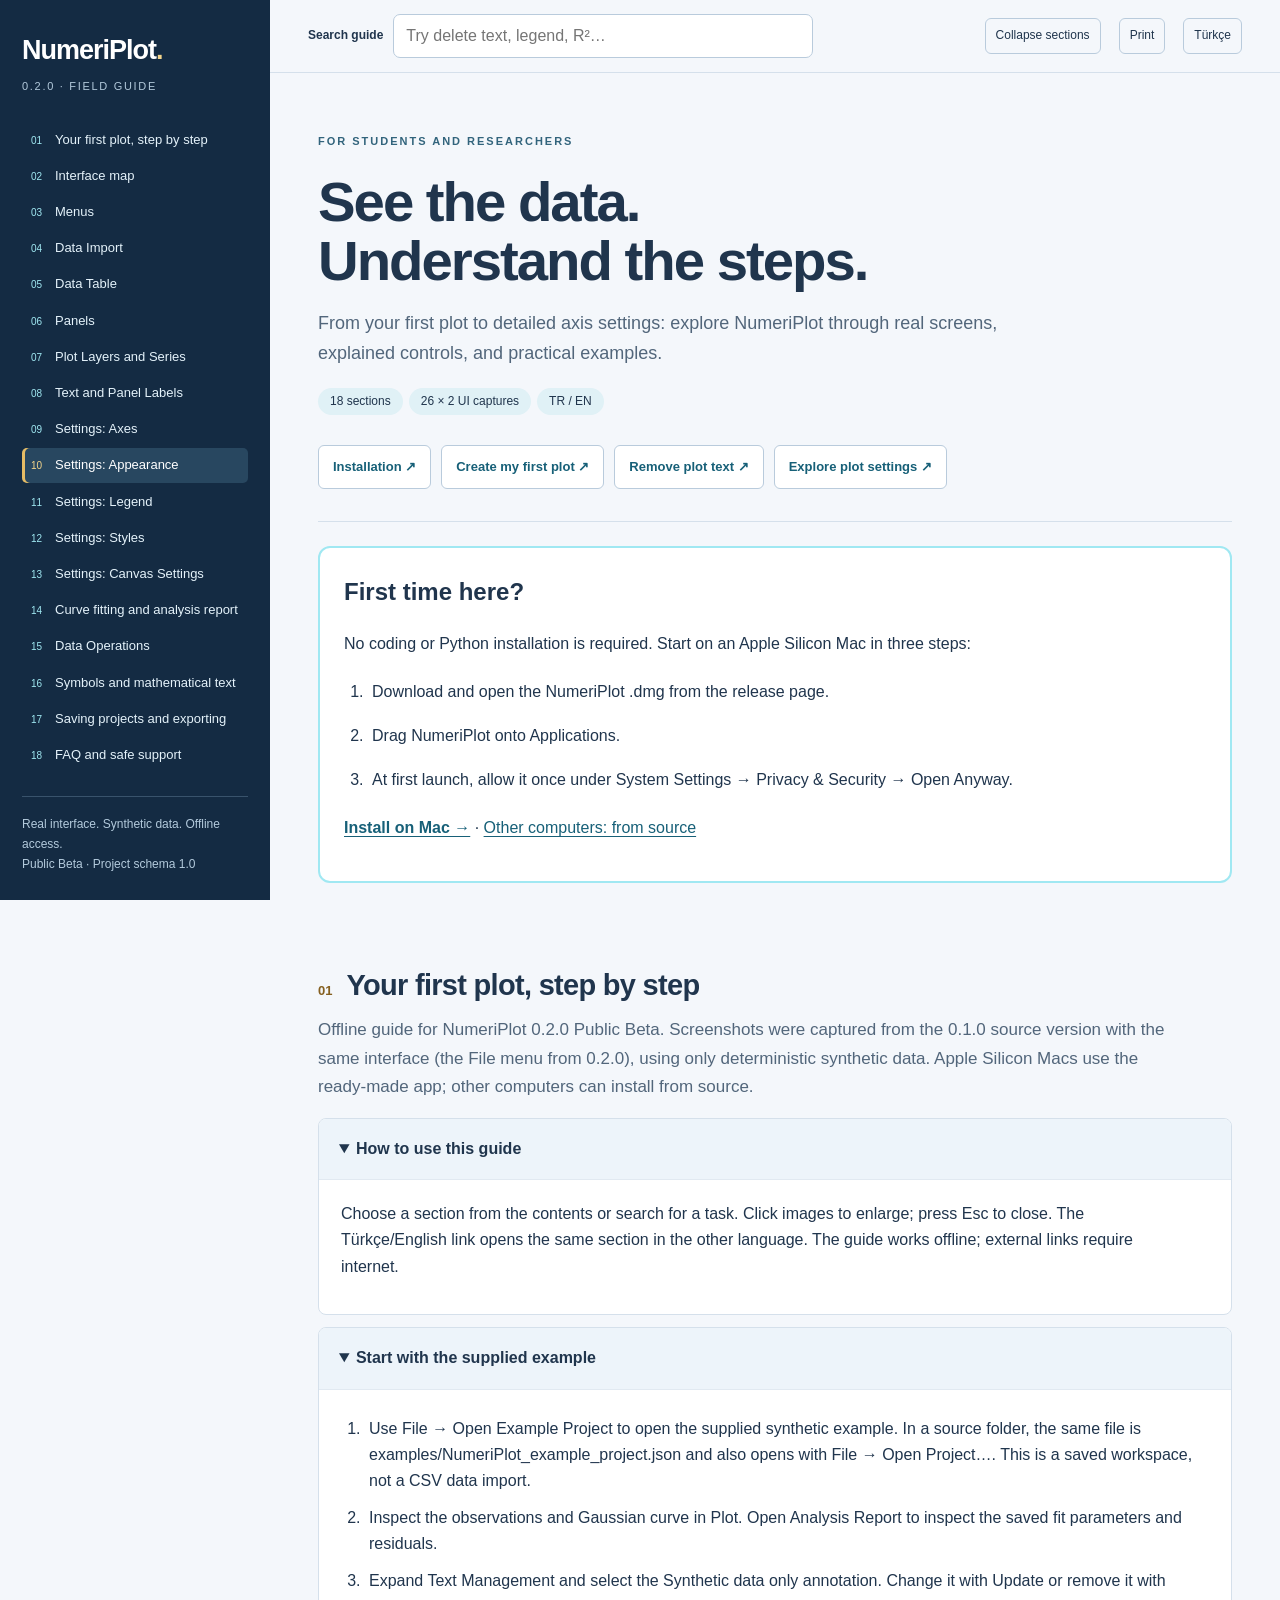
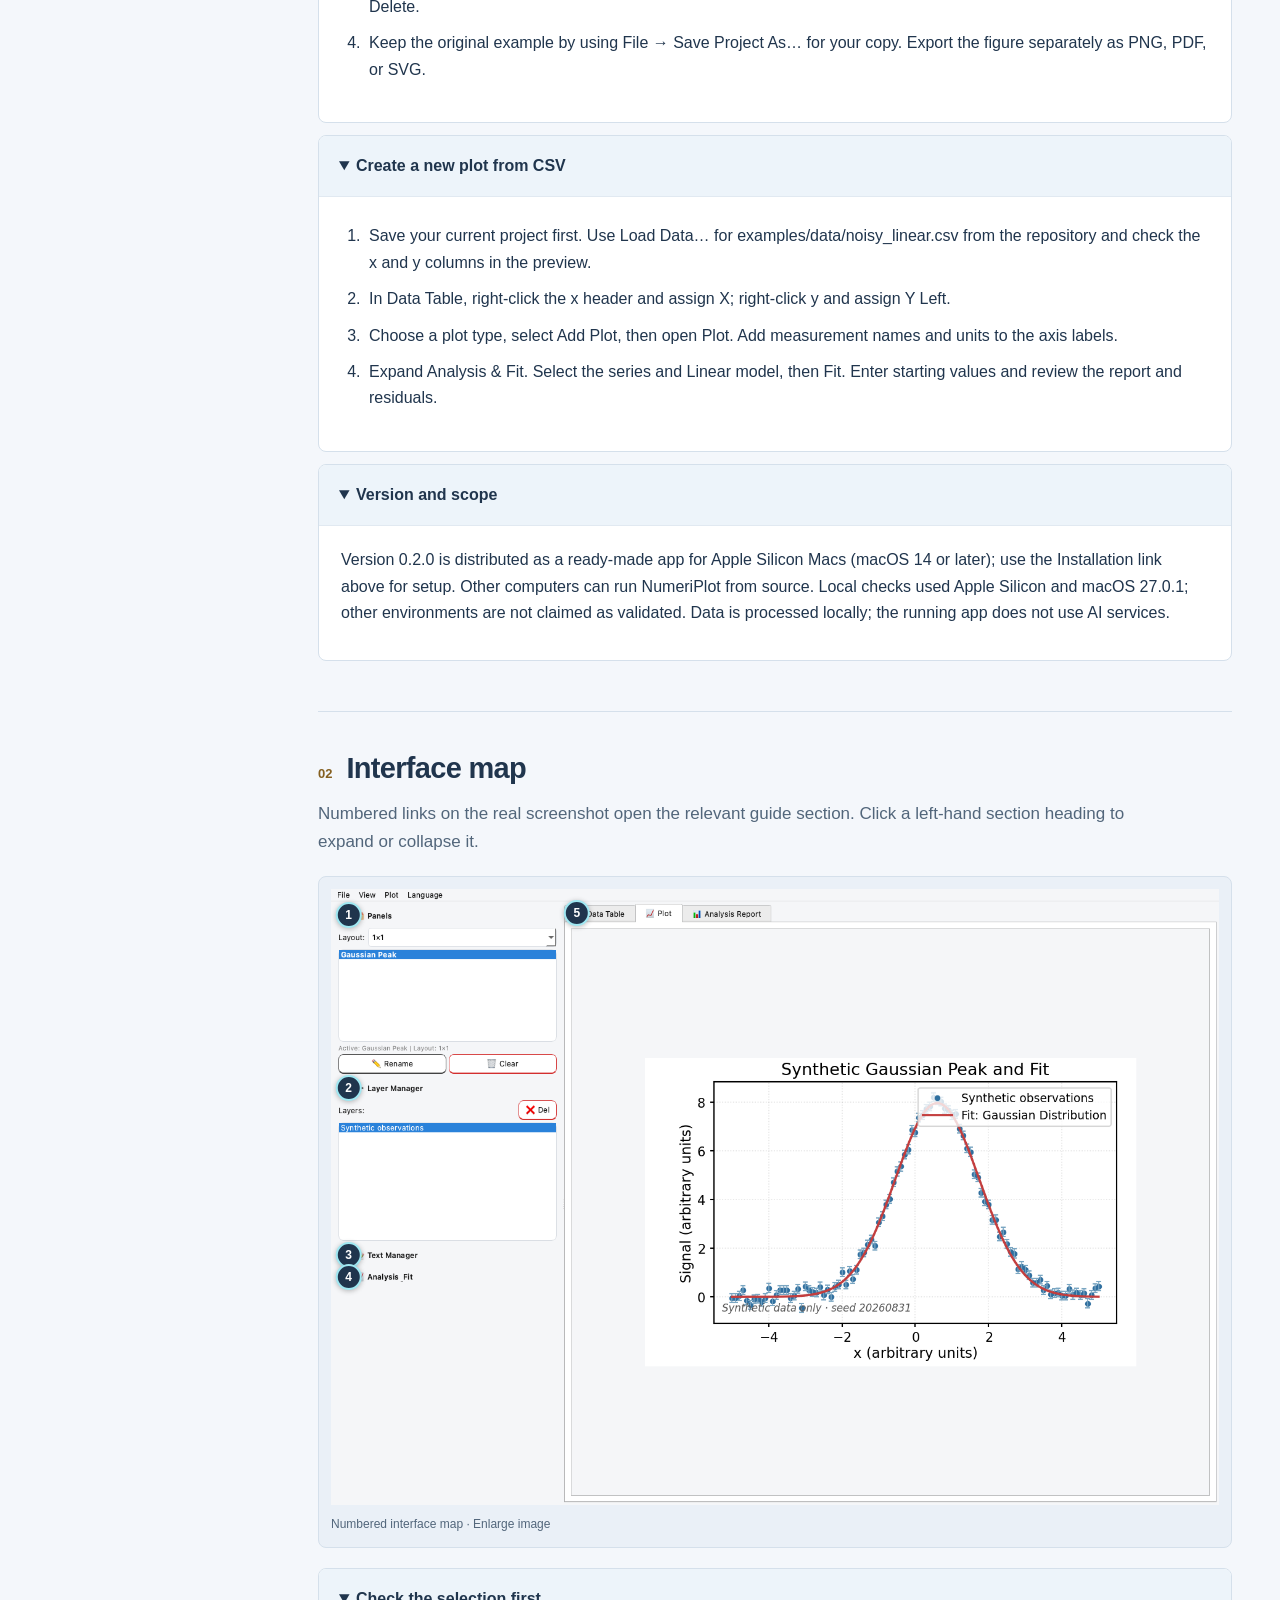
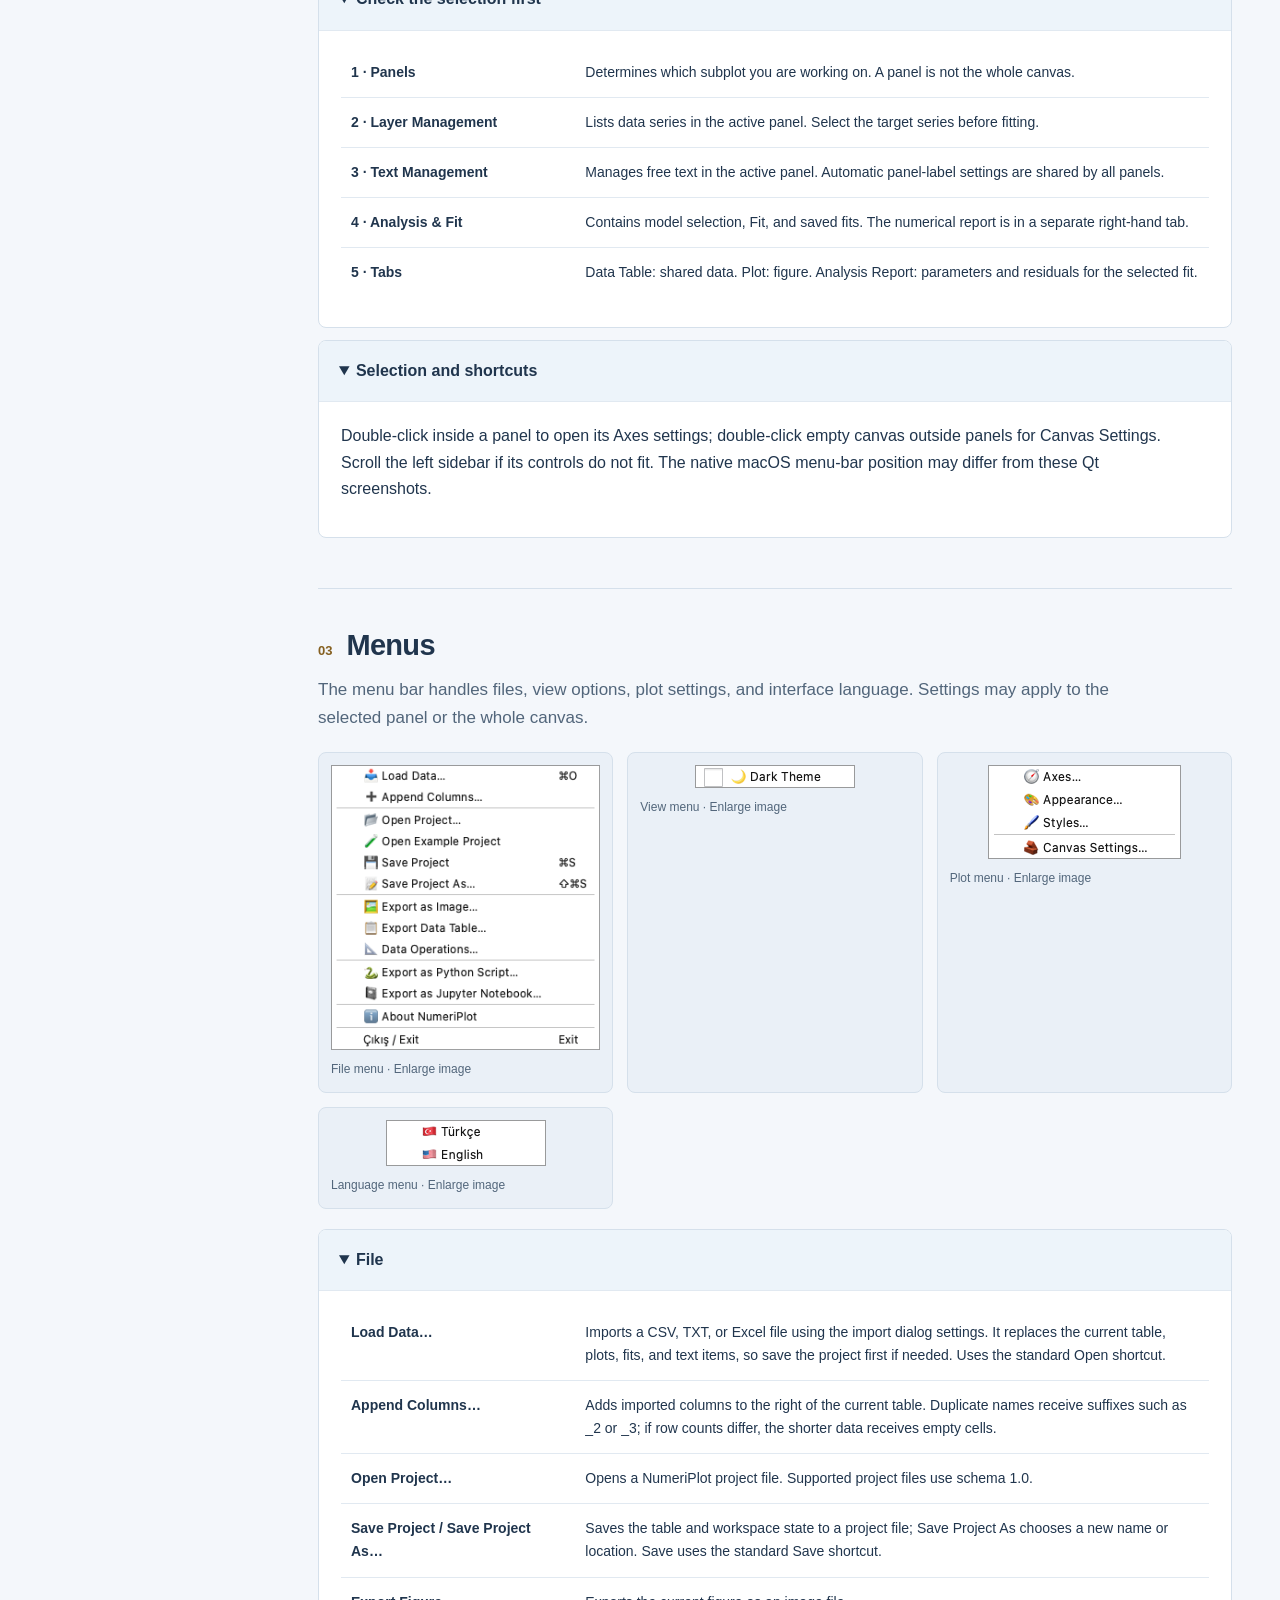
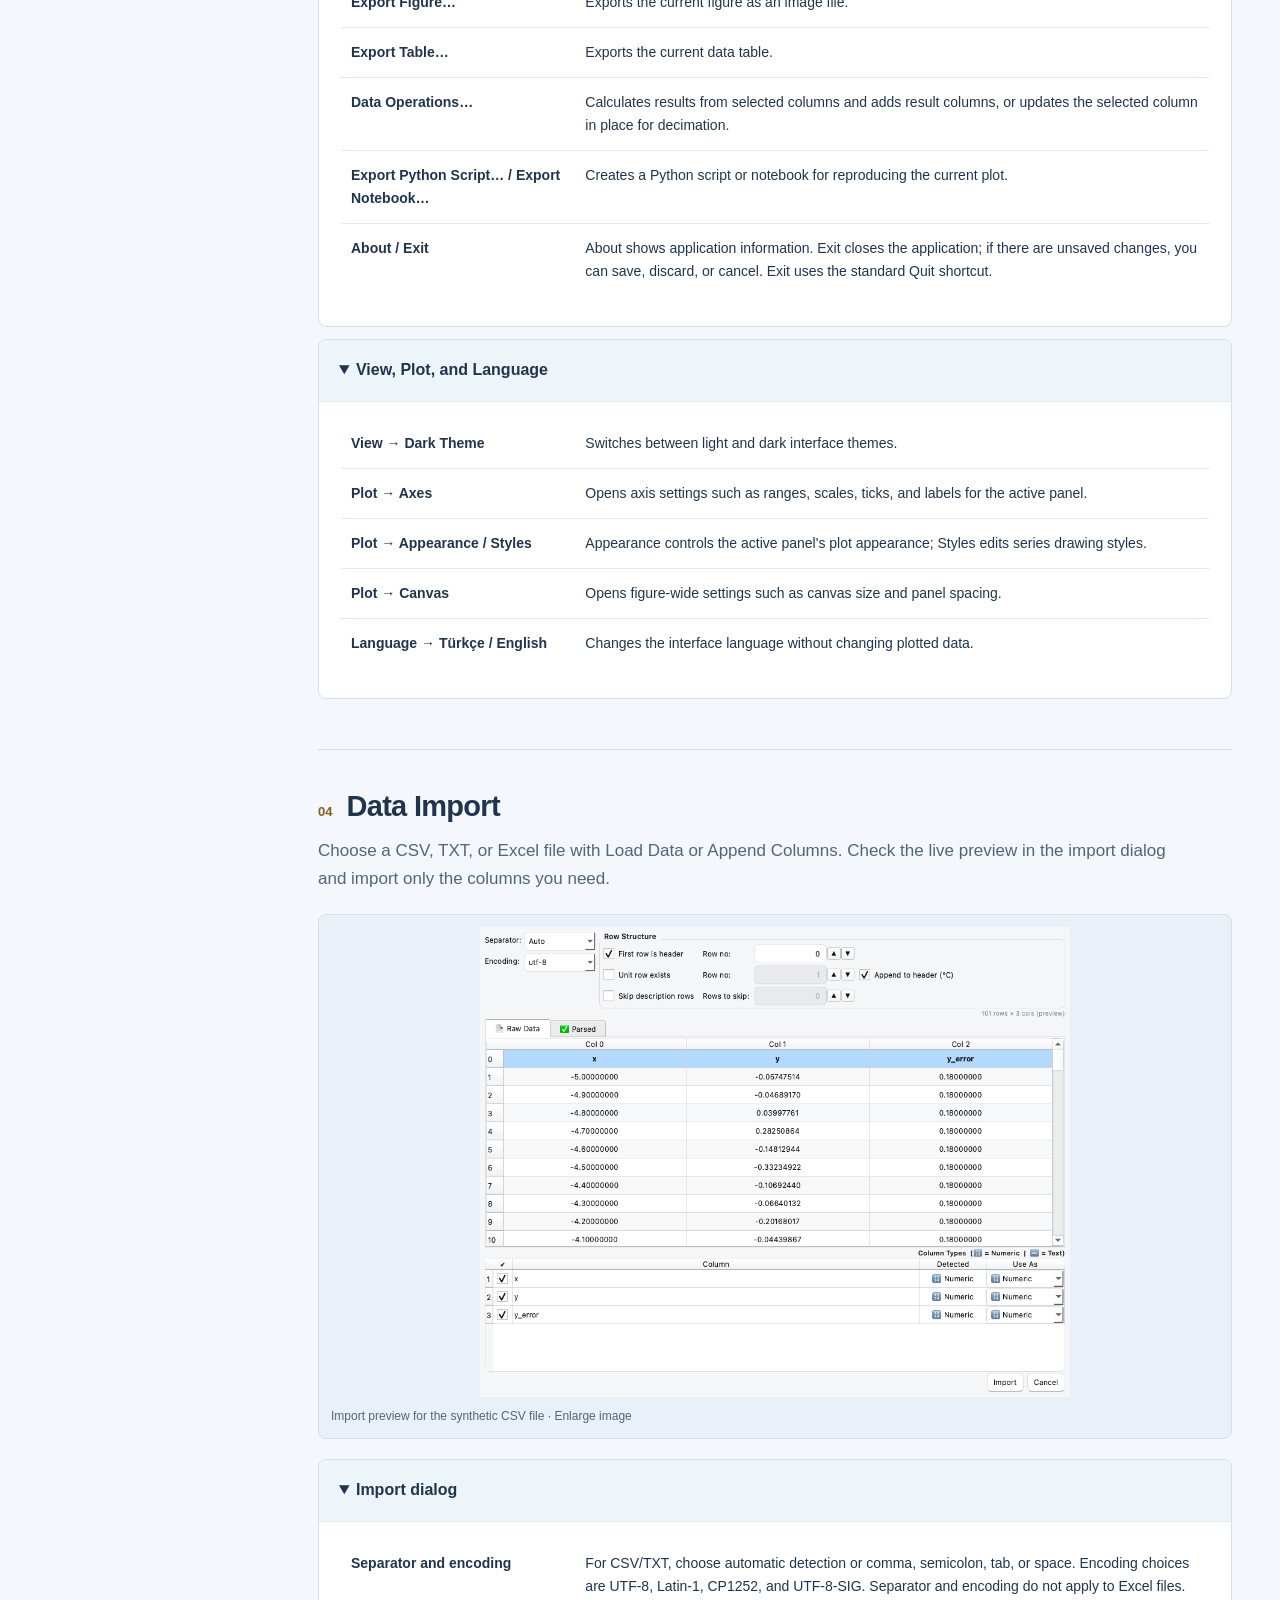
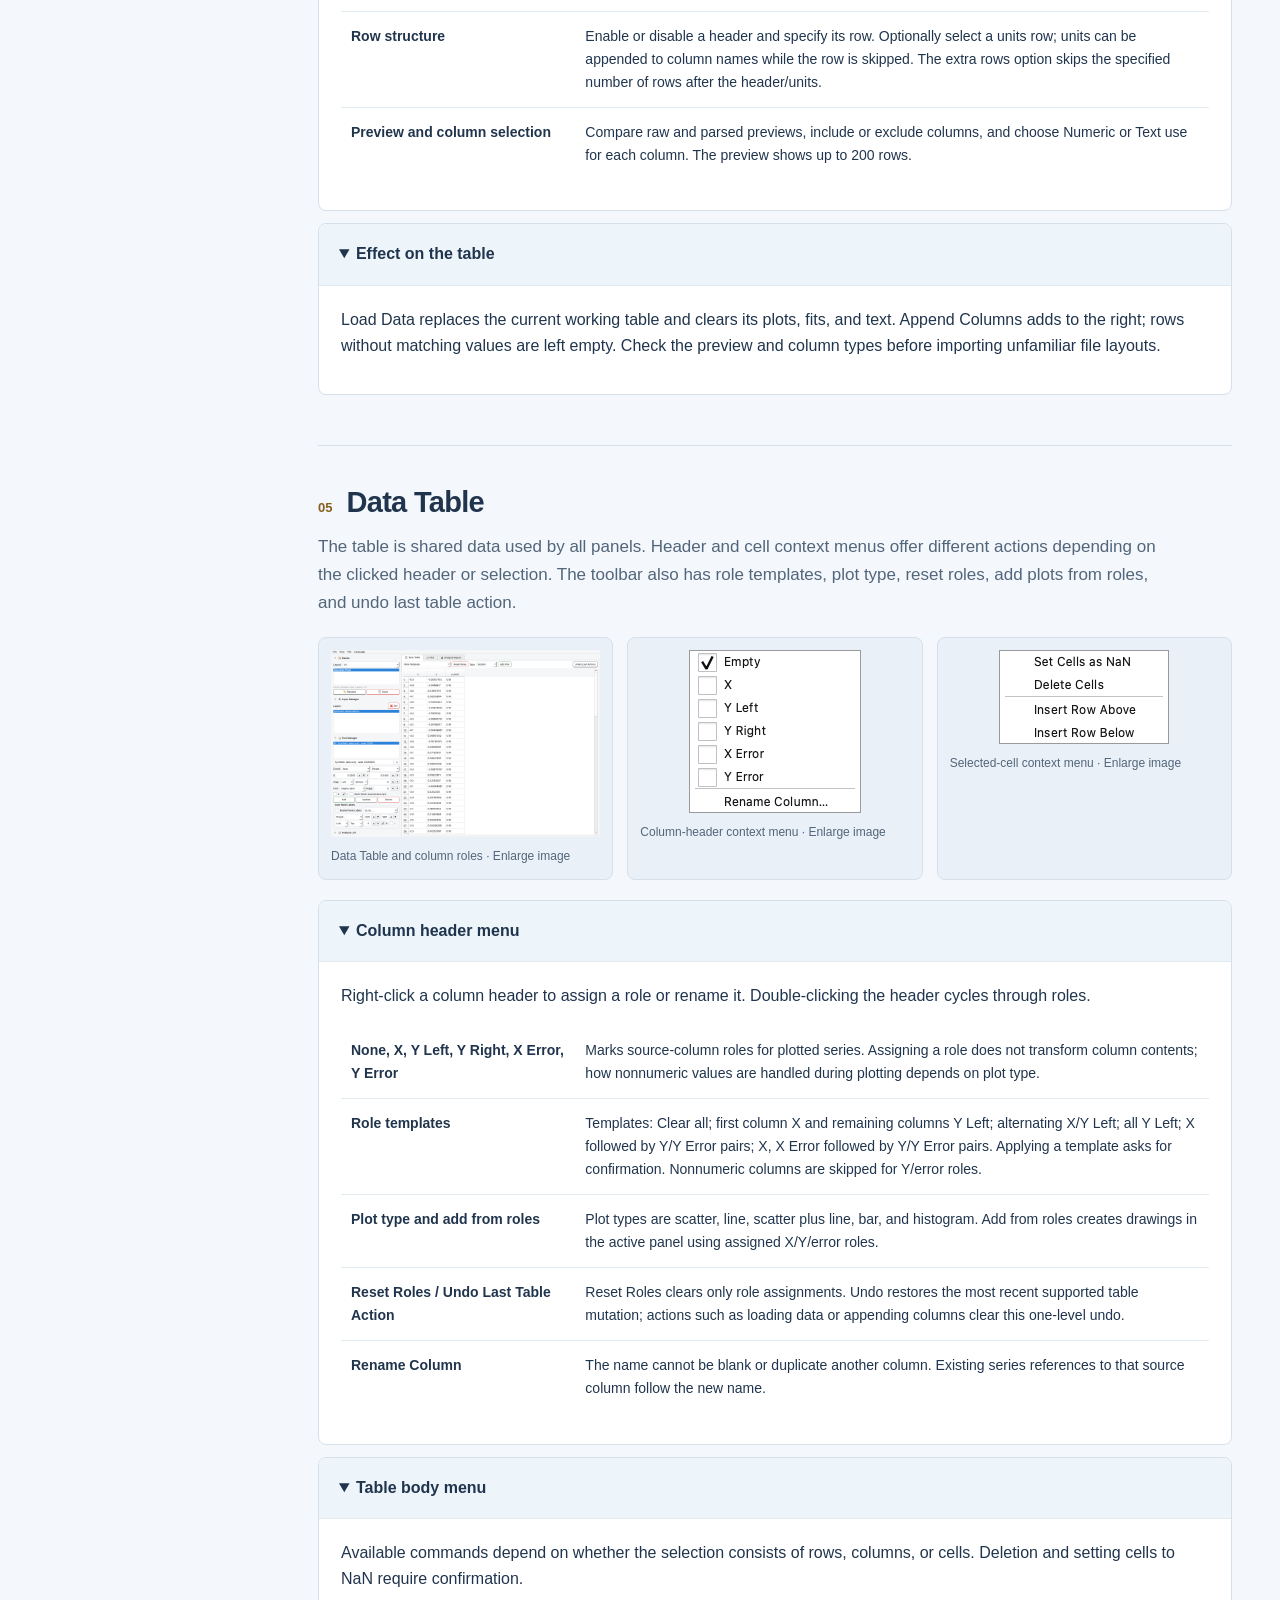
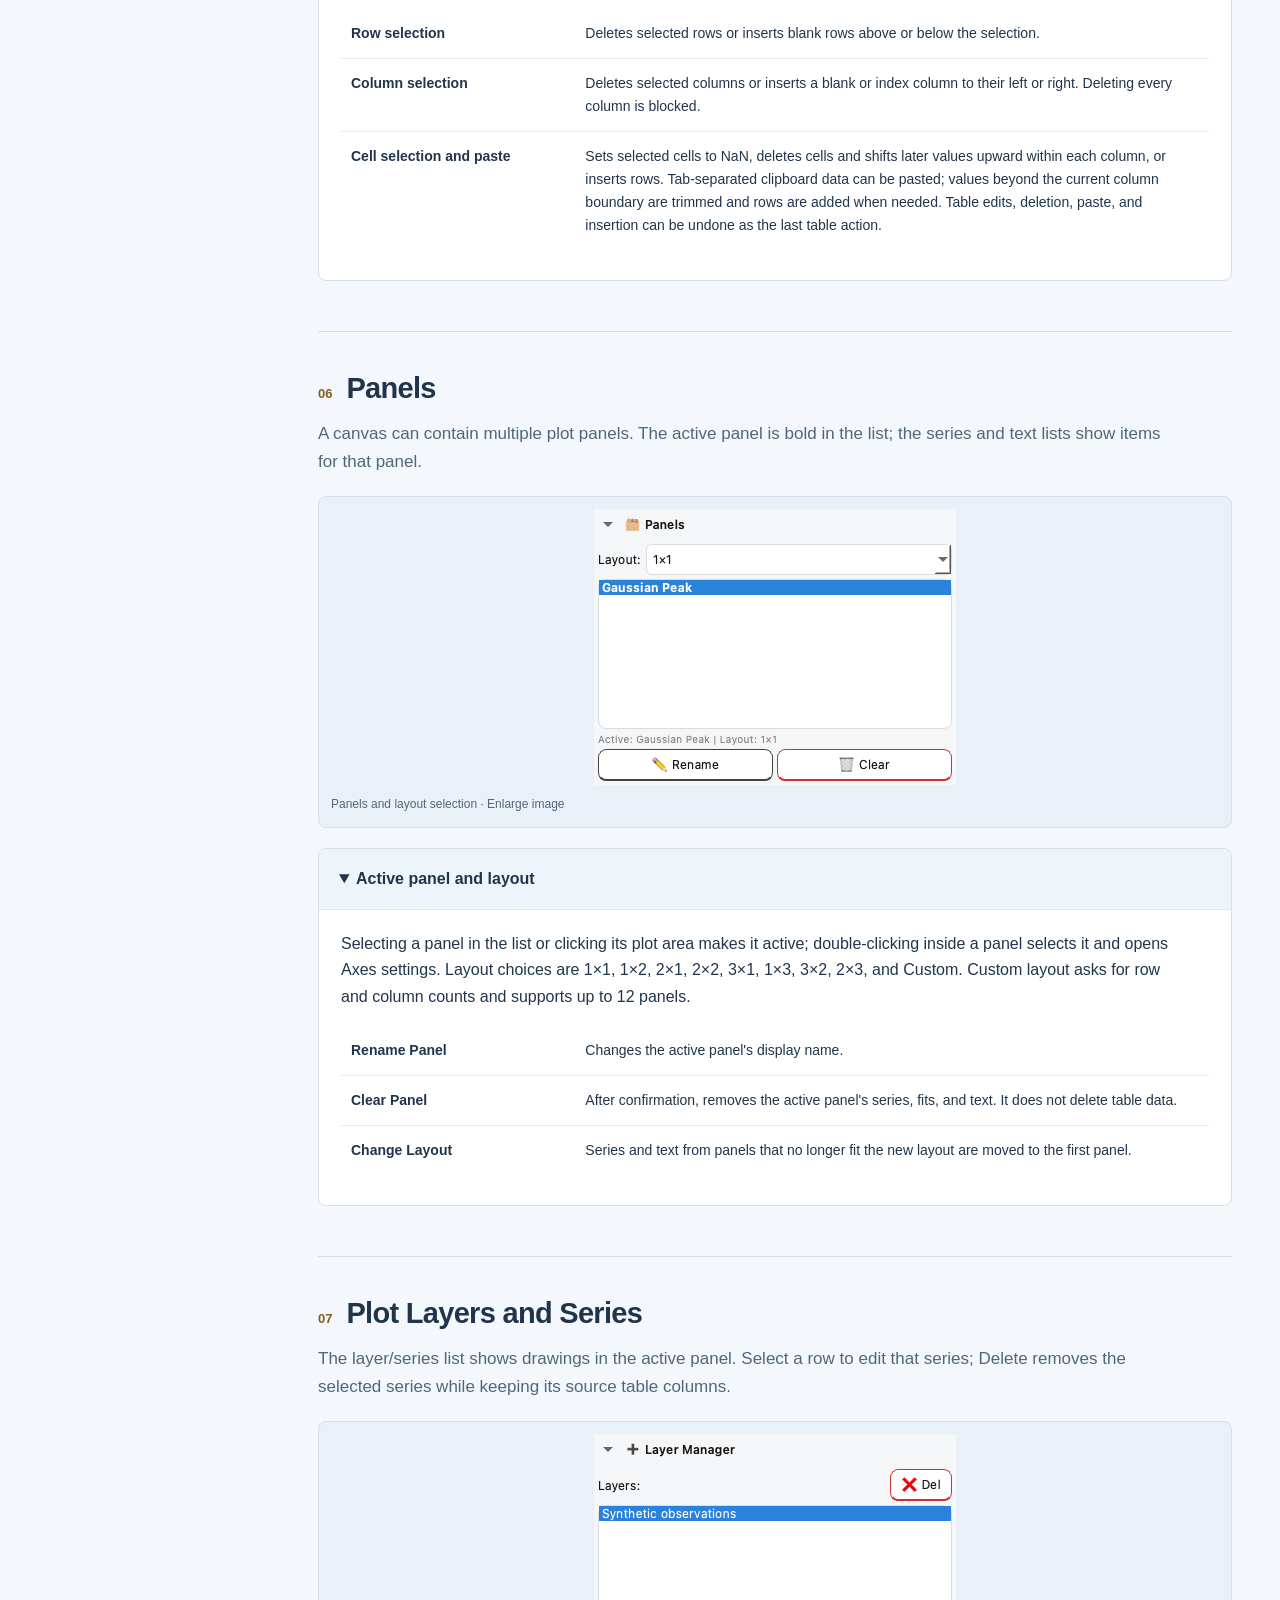
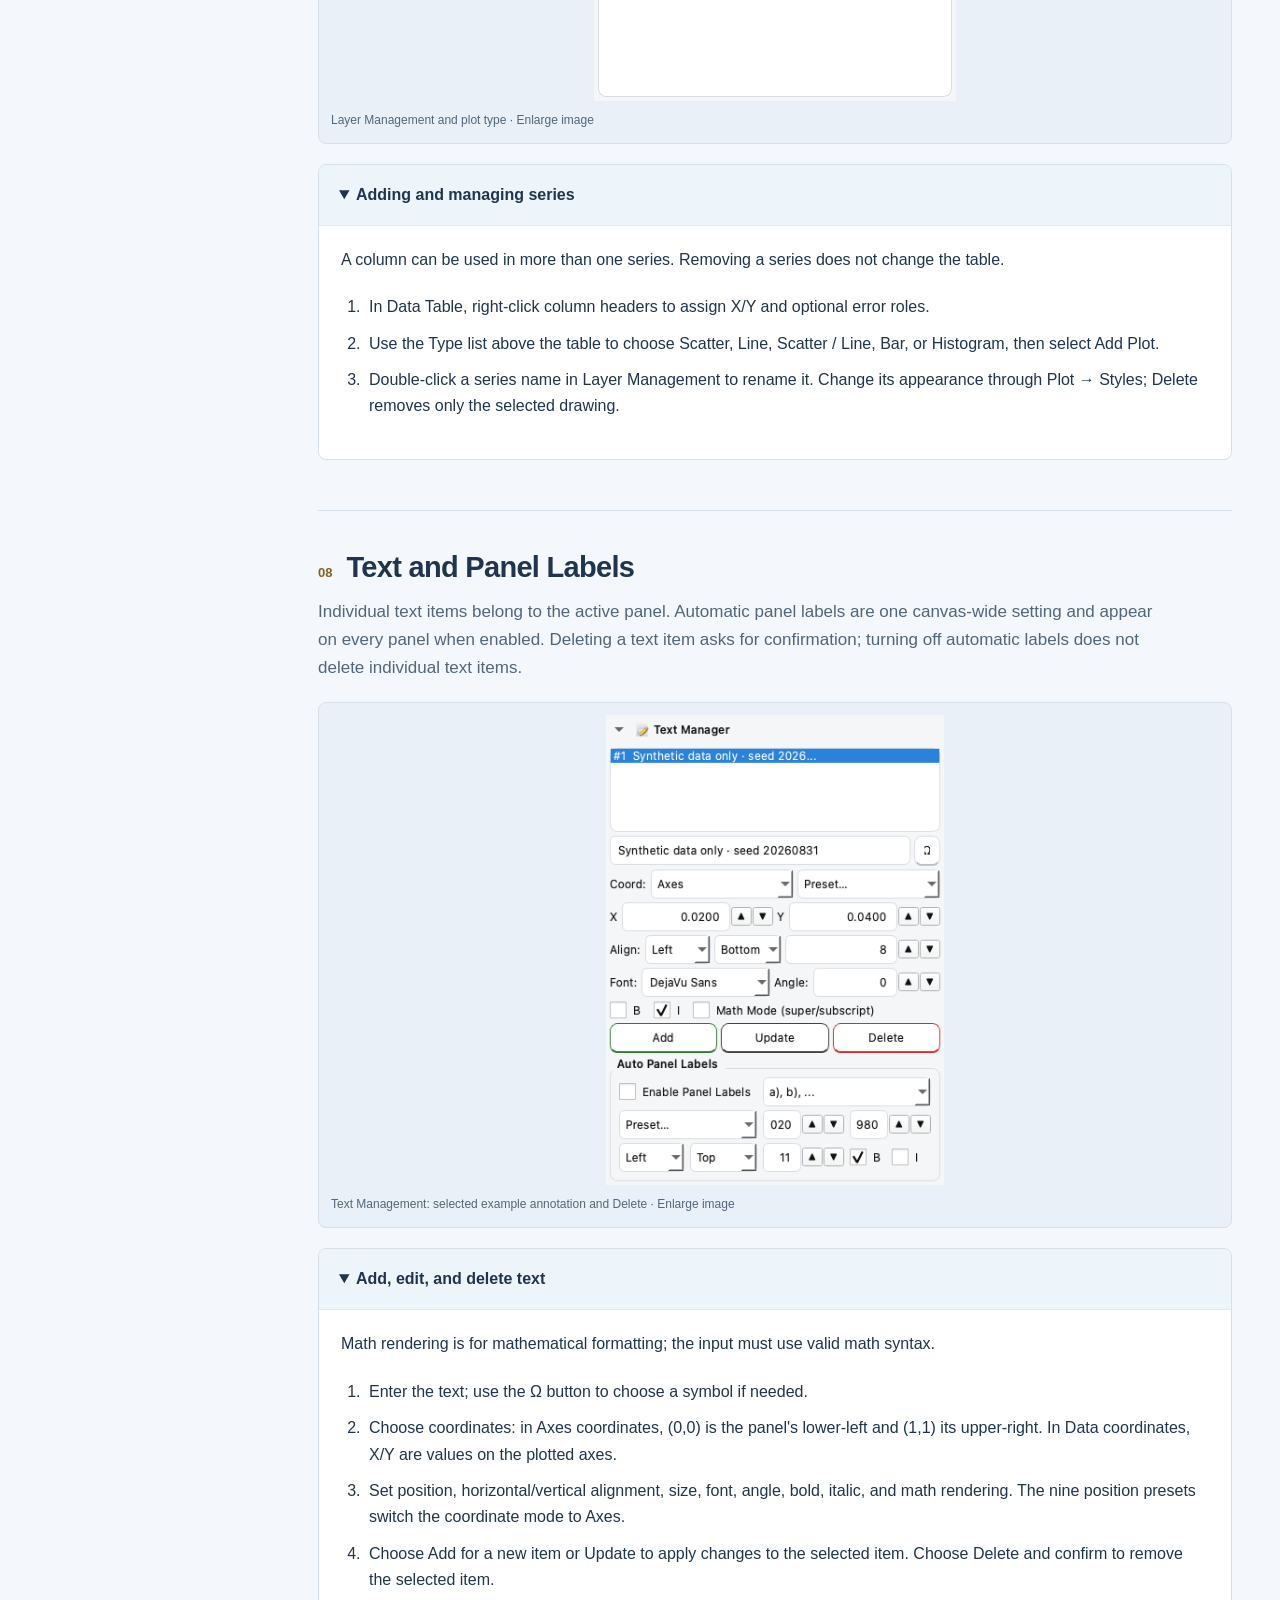
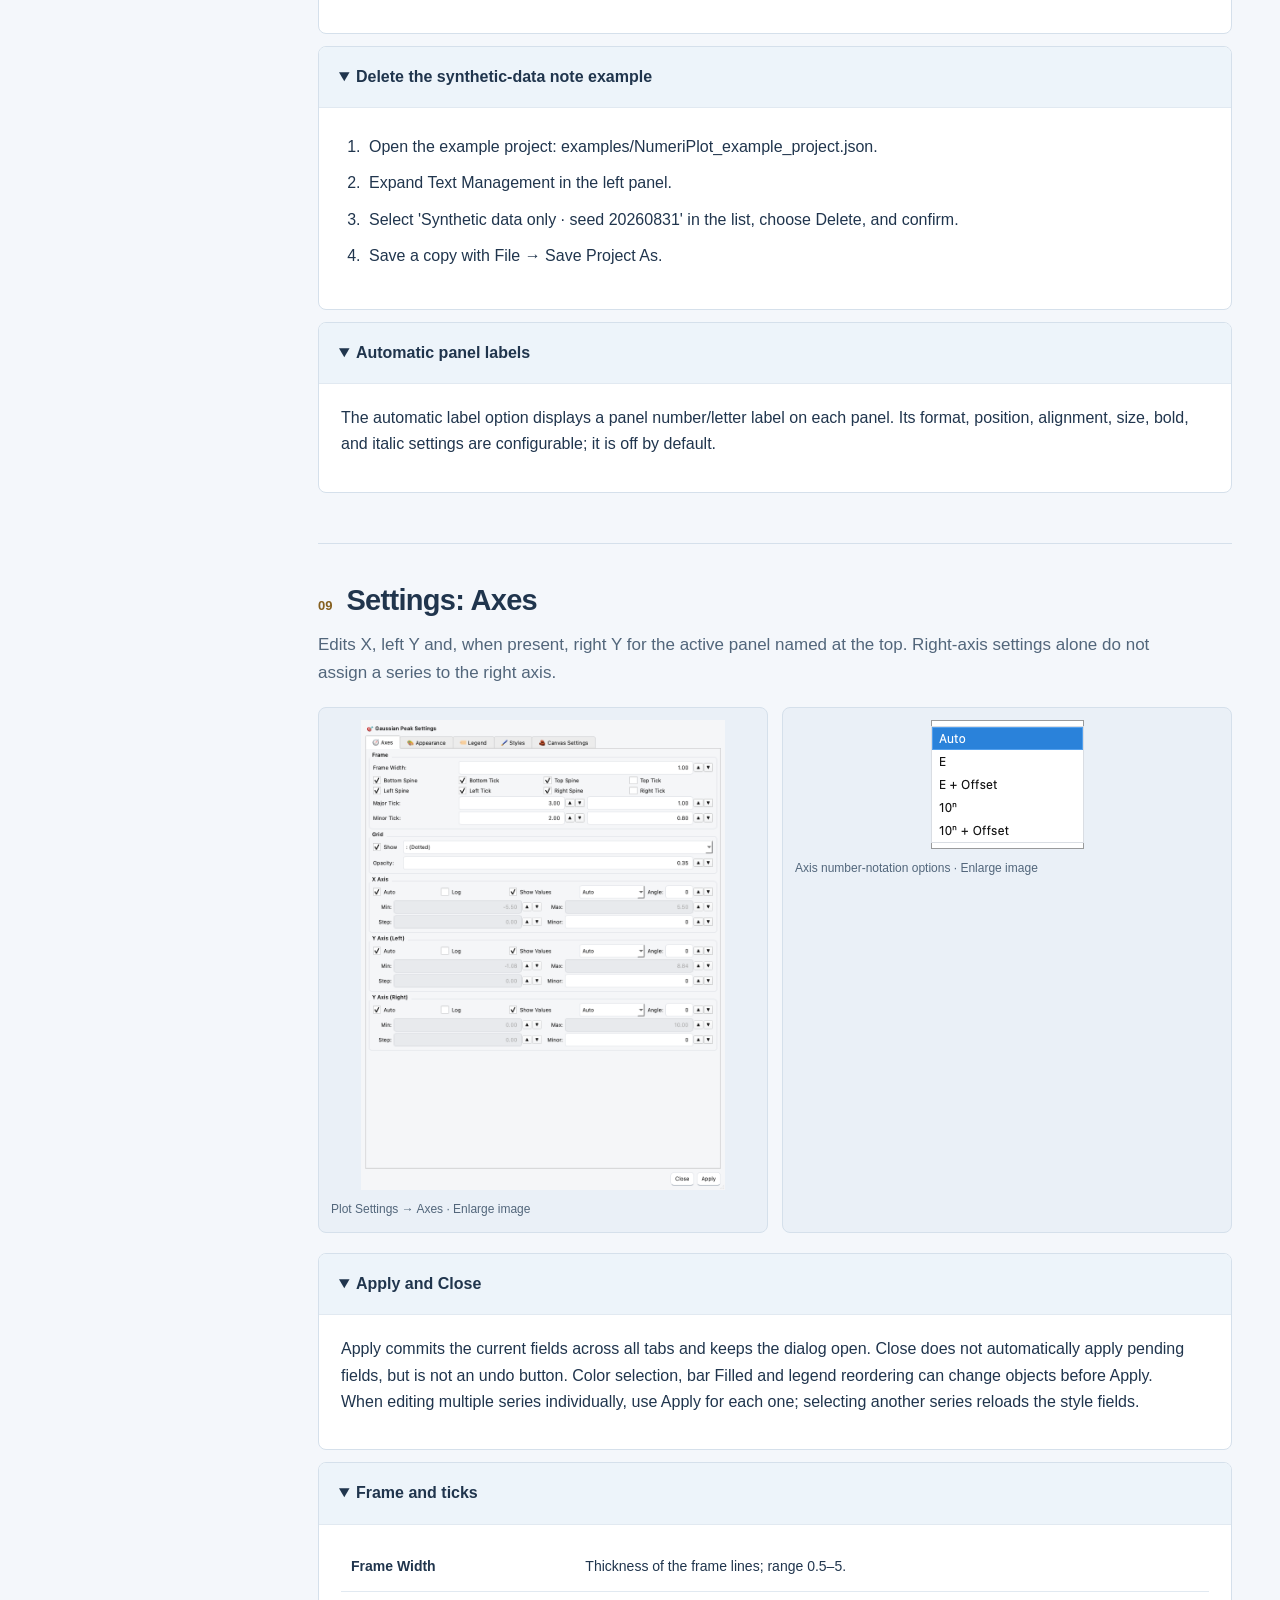
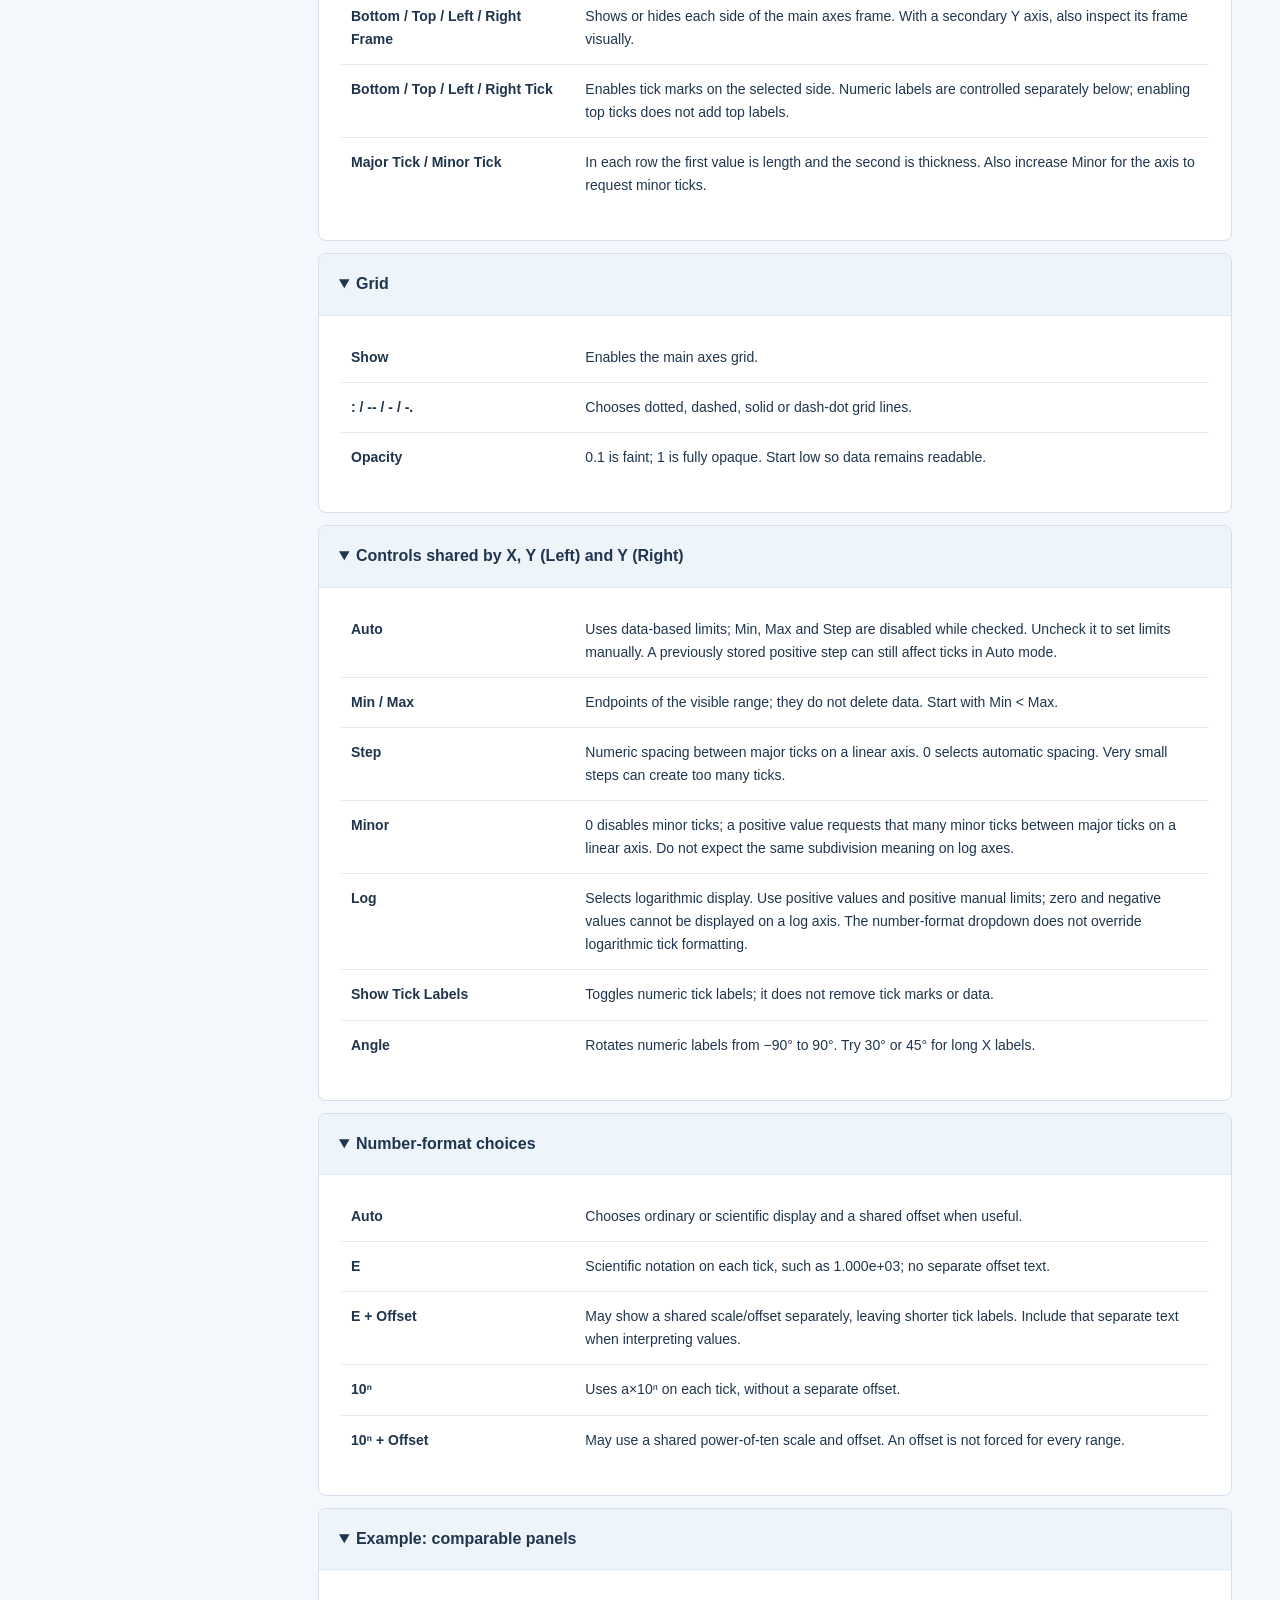
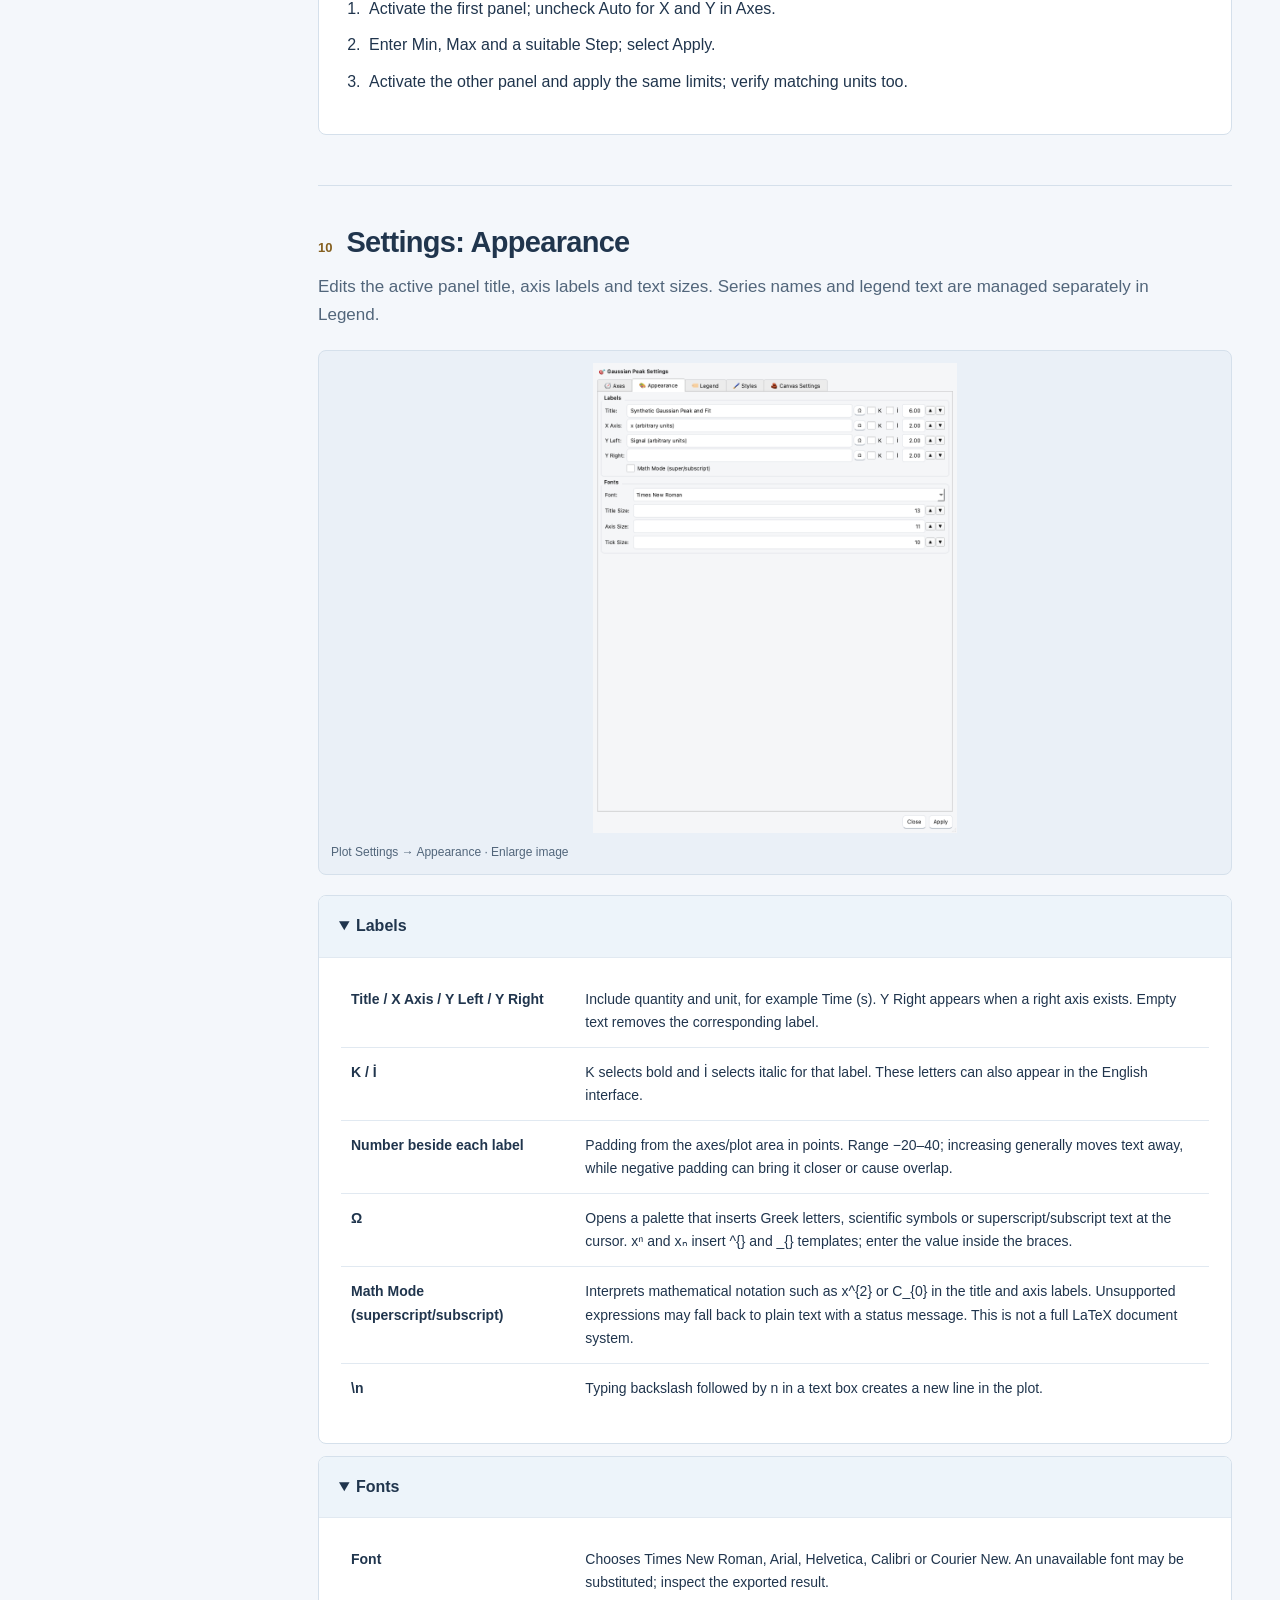
<file: docs/guide/en.html>
<!doctype html>
<html lang="en"><head><meta charset="utf-8"><meta name="viewport" content="width=device-width,initial-scale=1"><meta name="description" content="NumeriPlot 0.2.0: User guide"><title>NumeriPlot · User guide</title><link rel="stylesheet" href="guide.css"><script src="guide.js" defer></script></head>
<body><a class="skip" href="#content">Skip to content</a>
<aside class="sidebar" id="contents"><a class="brand" href="#start">NumeriPlot<span class="brand-dot">.</span></a><p class="edition">0.2.0 · Field guide</p><nav aria-label="Contents"><a href="#start"><span class="nav-num">01</span>Your first plot, step by step</a><a href="#overview"><span class="nav-num">02</span>Interface map</a><a href="#menus"><span class="nav-num">03</span>Menus</a><a href="#import"><span class="nav-num">04</span>Data Import</a><a href="#table"><span class="nav-num">05</span>Data Table</a><a href="#panels"><span class="nav-num">06</span>Panels</a><a href="#layers"><span class="nav-num">07</span>Plot Layers and Series</a><a href="#text"><span class="nav-num">08</span>Text and Panel Labels</a><a href="#settings-axes"><span class="nav-num">09</span>Settings: Axes</a><a href="#settings-appearance"><span class="nav-num">10</span>Settings: Appearance</a><a href="#settings-legend"><span class="nav-num">11</span>Settings: Legend</a><a href="#settings-styles"><span class="nav-num">12</span>Settings: Styles</a><a href="#settings-canvas"><span class="nav-num">13</span>Settings: Canvas Settings</a><a href="#fit"><span class="nav-num">14</span>Curve fitting and analysis report</a><a href="#data-operations"><span class="nav-num">15</span>Data Operations</a><a href="#symbols"><span class="nav-num">16</span>Symbols and mathematical text</a><a href="#save-export"><span class="nav-num">17</span>Saving projects and exporting</a><a href="#troubleshooting"><span class="nav-num">18</span>FAQ and safe support</a></nav><p class="side-foot">Real interface. Synthetic data. Offline access.<br>Public Beta · Project schema 1.0</p></aside>
<header class="topbar"><button class="mobile-menu" aria-controls="contents" aria-expanded="false">☰ <span class="sr">Contents</span></button><div class="search-wrap"><label for="search">Search guide</label><input id="search" type="search" placeholder="Try delete text, legend, R²…" autocomplete="off"></div><button class="expand" aria-expanded="true">Collapse sections</button><button class="print">Print</button><a class="language" data-page="index.html" href="index.html" hreflang="tr">Türkçe</a></header>
<main id="content"><div class="hero"><span class="eyebrow">For students and researchers</span><h1>See the data.<br>Understand the steps.</h1><p>From your first plot to detailed axis settings: explore NumeriPlot through real screens, explained controls, and practical examples.</p><span class="pill">18 sections</span><span class="pill">26 × 2 UI captures</span><span class="pill">TR / EN</span><div class="quicklinks"><a href="../../docs/MACOS_INSTALL.md">Installation ↗</a><a href="#start">Create my first plot ↗</a><a href="#text">Remove plot text ↗</a><a href="#settings-axes">Explore plot settings ↗</a></div></div>
<section class="first-install" aria-labelledby="install-title"><h2 id="install-title">First time here?</h2><p>No coding or Python installation is required. Start on an Apple Silicon Mac in three steps:</p><ol><li>Download and open the NumeriPlot .dmg from the release page.</li><li>Drag NumeriPlot onto Applications.</li><li>At first launch, allow it once under System Settings → Privacy & Security → Open Anyway.</li></ol><p><a href="../../docs/MACOS_INSTALL.md"><strong>Install on Mac →</strong></a> · <a href="../../docs/SOURCE_INSTALL.md">Other computers: from source</a></p></section>
<noscript><p class="note">All content is readable without JavaScript. Search and image enlargement require JavaScript.</p></noscript><p class="status" id="status" role="status" aria-live="polite"></p><p id="empty" class="empty" hidden>No match. Try a shorter term or clear the search.</p>
<article class="section" id="start"><div class="section-head"><span class="section-number">01</span><h2>Your first plot, step by step</h2></div><p class="intro">Offline guide for NumeriPlot 0.2.0 Public Beta. Screenshots were captured from the 0.1.0 source version with the same interface (the File menu from 0.2.0), using only deterministic synthetic data. Apple Silicon Macs use the ready-made app; other computers can install from source.</p><details id="start-detail-1" open><summary>How to use this guide</summary><div class="block-body"><p>Choose a section from the contents or search for a task. Click images to enlarge; press Esc to close. The Türkçe/English link opens the same section in the other language. The guide works offline; external links require internet.</p></div></details><details id="start-detail-2" open><summary>Start with the supplied example</summary><div class="block-body"><ol><li>Use File → Open Example Project to open the supplied synthetic example. In a source folder, the same file is examples/NumeriPlot_example_project.json and also opens with File → Open Project…. This is a saved workspace, not a CSV data import.</li><li>Inspect the observations and Gaussian curve in Plot. Open Analysis Report to inspect the saved fit parameters and residuals.</li><li>Expand Text Management and select the Synthetic data only annotation. Change it with Update or remove it with Delete.</li><li>Keep the original example by using File → Save Project As… for your copy. Export the figure separately as PNG, PDF, or SVG.</li></ol></div></details><details id="start-detail-3" open><summary>Create a new plot from CSV</summary><div class="block-body"><ol><li>Save your current project first. Use Load Data… for examples/data/noisy_linear.csv from the repository and check the x and y columns in the preview.</li><li>In Data Table, right-click the x header and assign X; right-click y and assign Y Left.</li><li>Choose a plot type, select Add Plot, then open Plot. Add measurement names and units to the axis labels.</li><li>Expand Analysis &amp; Fit. Select the series and Linear model, then Fit. Enter starting values and review the report and residuals.</li></ol></div></details><details id="start-detail-4" open><summary>Version and scope</summary><div class="block-body"><p>Version 0.2.0 is distributed as a ready-made app for Apple Silicon Macs (macOS 14 or later); use the Installation link above for setup. Other computers can run NumeriPlot from source. Local checks used Apple Silicon and macOS 27.0.1; other environments are not claimed as validated. Data is processed locally; the running app does not use AI services.</p></div></details></article><article class="section" id="overview"><div class="section-head"><span class="section-number">02</span><h2>Interface map</h2></div><p class="intro">Numbered links on the real screenshot open the relevant guide section. Click a left-hand section heading to expand or collapse it.</p><div class="gallery single"><figure><div class="image-wrap"><button class="image-button" aria-label="Enlarge image: Numbered interface map"><img src="assets/overview-en.png" width="1440" height="1000" alt="Numbered interface map" loading="lazy"></button><a class="pin" href="#panels" style="left:1.111%;top:4.300%" aria-label="1: Panels">1</a><a class="pin" href="#layers" style="left:1.111%;top:32.300%" aria-label="2: Plot Layers and Series">2</a><a class="pin" href="#text" style="left:1.111%;top:59.400%" aria-label="3: Text and Panel Labels">3</a><a class="pin" href="#fit" style="left:1.111%;top:62.900%" aria-label="4: Curve fitting and analysis report">4</a><a class="pin" href="#table" style="left:26.806%;top:3.900%" aria-label="5: Data Table">5</a></div><figcaption>Numbered interface map · Enlarge image</figcaption></figure></div><details id="overview-detail-1" open><summary>Check the selection first</summary><div class="block-body"><table><tbody><tr><th scope="row">1 · Panels</th><td>Determines which subplot you are working on. A panel is not the whole canvas.</td></tr><tr><th scope="row">2 · Layer Management</th><td>Lists data series in the active panel. Select the target series before fitting.</td></tr><tr><th scope="row">3 · Text Management</th><td>Manages free text in the active panel. Automatic panel-label settings are shared by all panels.</td></tr><tr><th scope="row">4 · Analysis &amp; Fit</th><td>Contains model selection, Fit, and saved fits. The numerical report is in a separate right-hand tab.</td></tr><tr><th scope="row">5 · Tabs</th><td>Data Table: shared data. Plot: figure. Analysis Report: parameters and residuals for the selected fit.</td></tr></tbody></table></div></details><details id="overview-detail-2" open><summary>Selection and shortcuts</summary><div class="block-body"><p>Double-click inside a panel to open its Axes settings; double-click empty canvas outside panels for Canvas Settings. Scroll the left sidebar if its controls do not fit. The native macOS menu-bar position may differ from these Qt screenshots.</p></div></details></article><article class="section" id="menus"><div class="section-head"><span class="section-number">03</span><h2>Menus</h2></div><p class="intro">The menu bar handles files, view options, plot settings, and interface language. Settings may apply to the selected panel or the whole canvas.</p><div class="gallery"><figure><div class="image-wrap"><button class="image-button" aria-label="Enlarge image: File menu"><img src="assets/menus-file-en.png" width="292" height="309" alt="File menu" loading="lazy"></button></div><figcaption>File menu · Enlarge image</figcaption></figure><figure><div class="image-wrap"><button class="image-button" aria-label="Enlarge image: View menu"><img src="assets/menus-view-en.png" width="160" height="23" alt="View menu" loading="lazy"></button></div><figcaption>View menu · Enlarge image</figcaption></figure><figure><div class="image-wrap"><button class="image-button" aria-label="Enlarge image: Plot menu"><img src="assets/menus-plot-en.png" width="193" height="94" alt="Plot menu" loading="lazy"></button></div><figcaption>Plot menu · Enlarge image</figcaption></figure><figure><div class="image-wrap"><button class="image-button" aria-label="Enlarge image: Language menu"><img src="assets/menus-language-en.png" width="160" height="46" alt="Language menu" loading="lazy"></button></div><figcaption>Language menu · Enlarge image</figcaption></figure></div><details id="menus-detail-1" open><summary>File</summary><div class="block-body"><table><tbody><tr><th scope="row">Load Data…</th><td>Imports a CSV, TXT, or Excel file using the import dialog settings. It replaces the current table, plots, fits, and text items, so save the project first if needed. Uses the standard Open shortcut.</td></tr><tr><th scope="row">Append Columns…</th><td>Adds imported columns to the right of the current table. Duplicate names receive suffixes such as _2 or _3; if row counts differ, the shorter data receives empty cells.</td></tr><tr><th scope="row">Open Project…</th><td>Opens a NumeriPlot project file. Supported project files use schema 1.0.</td></tr><tr><th scope="row">Save Project / Save Project As…</th><td>Saves the table and workspace state to a project file; Save Project As chooses a new name or location. Save uses the standard Save shortcut.</td></tr><tr><th scope="row">Export Figure…</th><td>Exports the current figure as an image file.</td></tr><tr><th scope="row">Export Table…</th><td>Exports the current data table.</td></tr><tr><th scope="row">Data Operations…</th><td>Calculates results from selected columns and adds result columns, or updates the selected column in place for decimation.</td></tr><tr><th scope="row">Export Python Script… / Export Notebook…</th><td>Creates a Python script or notebook for reproducing the current plot.</td></tr><tr><th scope="row">About / Exit</th><td>About shows application information. Exit closes the application; if there are unsaved changes, you can save, discard, or cancel. Exit uses the standard Quit shortcut.</td></tr></tbody></table></div></details><details id="menus-detail-2" open><summary>View, Plot, and Language</summary><div class="block-body"><table><tbody><tr><th scope="row">View → Dark Theme</th><td>Switches between light and dark interface themes.</td></tr><tr><th scope="row">Plot → Axes</th><td>Opens axis settings such as ranges, scales, ticks, and labels for the active panel.</td></tr><tr><th scope="row">Plot → Appearance / Styles</th><td>Appearance controls the active panel&#x27;s plot appearance; Styles edits series drawing styles.</td></tr><tr><th scope="row">Plot → Canvas</th><td>Opens figure-wide settings such as canvas size and panel spacing.</td></tr><tr><th scope="row">Language → Türkçe / English</th><td>Changes the interface language without changing plotted data.</td></tr></tbody></table></div></details></article><article class="section" id="import"><div class="section-head"><span class="section-number">04</span><h2>Data Import</h2></div><p class="intro">Choose a CSV, TXT, or Excel file with Load Data or Append Columns. Check the live preview in the import dialog and import only the columns you need.</p><div class="gallery"><figure><div class="image-wrap"><button class="image-button" aria-label="Enlarge image: Import preview for the synthetic CSV file"><img src="assets/import-en.png" width="980" height="780" alt="Import preview for the synthetic CSV file" loading="lazy"></button></div><figcaption>Import preview for the synthetic CSV file · Enlarge image</figcaption></figure></div><details id="import-detail-1" open><summary>Import dialog</summary><div class="block-body"><table><tbody><tr><th scope="row">Separator and encoding</th><td>For CSV/TXT, choose automatic detection or comma, semicolon, tab, or space. Encoding choices are UTF-8, Latin-1, CP1252, and UTF-8-SIG. Separator and encoding do not apply to Excel files.</td></tr><tr><th scope="row">Row structure</th><td>Enable or disable a header and specify its row. Optionally select a units row; units can be appended to column names while the row is skipped. The extra rows option skips the specified number of rows after the header/units.</td></tr><tr><th scope="row">Preview and column selection</th><td>Compare raw and parsed previews, include or exclude columns, and choose Numeric or Text use for each column. The preview shows up to 200 rows.</td></tr></tbody></table></div></details><details id="import-detail-2" open><summary>Effect on the table</summary><div class="block-body"><p>Load Data replaces the current working table and clears its plots, fits, and text. Append Columns adds to the right; rows without matching values are left empty. Check the preview and column types before importing unfamiliar file layouts.</p></div></details></article><article class="section" id="table"><div class="section-head"><span class="section-number">05</span><h2>Data Table</h2></div><p class="intro">The table is shared data used by all panels. Header and cell context menus offer different actions depending on the clicked header or selection. The toolbar also has role templates, plot type, reset roles, add plots from roles, and undo last table action.</p><div class="gallery"><figure><div class="image-wrap"><button class="image-button" aria-label="Enlarge image: Data Table and column roles"><img src="assets/table-en.png" width="1440" height="1000" alt="Data Table and column roles" loading="lazy"></button></div><figcaption>Data Table and column roles · Enlarge image</figcaption></figure><figure><div class="image-wrap"><button class="image-button" aria-label="Enlarge image: Column-header context menu"><img src="assets/table-roles-en.png" width="172" height="163" alt="Column-header context menu" loading="lazy"></button></div><figcaption>Column-header context menu · Enlarge image</figcaption></figure><figure><div class="image-wrap"><button class="image-button" aria-label="Enlarge image: Selected-cell context menu"><img src="assets/table-context-en.png" width="170" height="94" alt="Selected-cell context menu" loading="lazy"></button></div><figcaption>Selected-cell context menu · Enlarge image</figcaption></figure></div><details id="table-detail-1" open><summary>Column header menu</summary><div class="block-body"><p>Right-click a column header to assign a role or rename it. Double-clicking the header cycles through roles.</p><table><tbody><tr><th scope="row">None, X, Y Left, Y Right, X Error, Y Error</th><td>Marks source-column roles for plotted series. Assigning a role does not transform column contents; how nonnumeric values are handled during plotting depends on plot type.</td></tr><tr><th scope="row">Role templates</th><td>Templates: Clear all; first column X and remaining columns Y Left; alternating X/Y Left; all Y Left; X followed by Y/Y Error pairs; X, X Error followed by Y/Y Error pairs. Applying a template asks for confirmation. Nonnumeric columns are skipped for Y/error roles.</td></tr><tr><th scope="row">Plot type and add from roles</th><td>Plot types are scatter, line, scatter plus line, bar, and histogram. Add from roles creates drawings in the active panel using assigned X/Y/error roles.</td></tr><tr><th scope="row">Reset Roles / Undo Last Table Action</th><td>Reset Roles clears only role assignments. Undo restores the most recent supported table mutation; actions such as loading data or appending columns clear this one-level undo.</td></tr><tr><th scope="row">Rename Column</th><td>The name cannot be blank or duplicate another column. Existing series references to that source column follow the new name.</td></tr></tbody></table></div></details><details id="table-detail-2" open><summary>Table body menu</summary><div class="block-body"><p>Available commands depend on whether the selection consists of rows, columns, or cells. Deletion and setting cells to NaN require confirmation.</p><table><tbody><tr><th scope="row">Row selection</th><td>Deletes selected rows or inserts blank rows above or below the selection.</td></tr><tr><th scope="row">Column selection</th><td>Deletes selected columns or inserts a blank or index column to their left or right. Deleting every column is blocked.</td></tr><tr><th scope="row">Cell selection and paste</th><td>Sets selected cells to NaN, deletes cells and shifts later values upward within each column, or inserts rows. Tab-separated clipboard data can be pasted; values beyond the current column boundary are trimmed and rows are added when needed. Table edits, deletion, paste, and insertion can be undone as the last table action.</td></tr></tbody></table></div></details></article><article class="section" id="panels"><div class="section-head"><span class="section-number">06</span><h2>Panels</h2></div><p class="intro">A canvas can contain multiple plot panels. The active panel is bold in the list; the series and text lists show items for that panel.</p><div class="gallery"><figure><div class="image-wrap"><button class="image-button" aria-label="Enlarge image: Panels and layout selection"><img src="assets/panels-en.png" width="362" height="276" alt="Panels and layout selection" loading="lazy"></button></div><figcaption>Panels and layout selection · Enlarge image</figcaption></figure></div><details id="panels-detail-1" open><summary>Active panel and layout</summary><div class="block-body"><p>Selecting a panel in the list or clicking its plot area makes it active; double-clicking inside a panel selects it and opens Axes settings. Layout choices are 1×1, 1×2, 2×1, 2×2, 3×1, 1×3, 3×2, 2×3, and Custom. Custom layout asks for row and column counts and supports up to 12 panels.</p><table><tbody><tr><th scope="row">Rename Panel</th><td>Changes the active panel&#x27;s display name.</td></tr><tr><th scope="row">Clear Panel</th><td>After confirmation, removes the active panel&#x27;s series, fits, and text. It does not delete table data.</td></tr><tr><th scope="row">Change Layout</th><td>Series and text from panels that no longer fit the new layout are moved to the first panel.</td></tr></tbody></table></div></details></article><article class="section" id="layers"><div class="section-head"><span class="section-number">07</span><h2>Plot Layers and Series</h2></div><p class="intro">The layer/series list shows drawings in the active panel. Select a row to edit that series; Delete removes the selected series while keeping its source table columns.</p><div class="gallery"><figure><div class="image-wrap"><button class="image-button" aria-label="Enlarge image: Layer Management and plot type"><img src="assets/layers-en.png" width="362" height="267" alt="Layer Management and plot type" loading="lazy"></button></div><figcaption>Layer Management and plot type · Enlarge image</figcaption></figure></div><details id="layers-detail-1" open><summary>Adding and managing series</summary><div class="block-body"><p>A column can be used in more than one series. Removing a series does not change the table.</p><ol><li>In Data Table, right-click column headers to assign X/Y and optional error roles.</li><li>Use the Type list above the table to choose Scatter, Line, Scatter / Line, Bar, or Histogram, then select Add Plot.</li><li>Double-click a series name in Layer Management to rename it. Change its appearance through Plot → Styles; Delete removes only the selected drawing.</li></ol></div></details></article><article class="section" id="text"><div class="section-head"><span class="section-number">08</span><h2>Text and Panel Labels</h2></div><p class="intro">Individual text items belong to the active panel. Automatic panel labels are one canvas-wide setting and appear on every panel when enabled. Deleting a text item asks for confirmation; turning off automatic labels does not delete individual text items.</p><div class="gallery"><figure><div class="image-wrap"><button class="image-button" aria-label="Enlarge image: Text Management: selected example annotation and Delete"><img src="assets/text-en.png" width="362" height="502" alt="Text Management: selected example annotation and Delete" loading="lazy"></button></div><figcaption>Text Management: selected example annotation and Delete · Enlarge image</figcaption></figure></div><details id="text-detail-1" open><summary>Add, edit, and delete text</summary><div class="block-body"><p>Math rendering is for mathematical formatting; the input must use valid math syntax.</p><ol><li>Enter the text; use the Ω button to choose a symbol if needed.</li><li>Choose coordinates: in Axes coordinates, (0,0) is the panel&#x27;s lower-left and (1,1) its upper-right. In Data coordinates, X/Y are values on the plotted axes.</li><li>Set position, horizontal/vertical alignment, size, font, angle, bold, italic, and math rendering. The nine position presets switch the coordinate mode to Axes.</li><li>Choose Add for a new item or Update to apply changes to the selected item. Choose Delete and confirm to remove the selected item.</li></ol></div></details><details id="text-detail-2" open><summary>Delete the synthetic-data note example</summary><div class="block-body"><ol><li>Open the example project: examples/NumeriPlot_example_project.json.</li><li>Expand Text Management in the left panel.</li><li>Select &#x27;Synthetic data only · seed 20260831&#x27; in the list, choose Delete, and confirm.</li><li>Save a copy with File → Save Project As.</li></ol></div></details><details id="text-detail-3" open><summary>Automatic panel labels</summary><div class="block-body"><p>The automatic label option displays a panel number/letter label on each panel. Its format, position, alignment, size, bold, and italic settings are configurable; it is off by default.</p></div></details></article><article class="section" id="settings-axes"><div class="section-head"><span class="section-number">09</span><h2>Settings: Axes</h2></div><p class="intro">Edits X, left Y and, when present, right Y for the active panel named at the top. Right-axis settings alone do not assign a series to the right axis.</p><div class="gallery"><figure><div class="image-wrap"><button class="image-button" aria-label="Enlarge image: Plot Settings → Axes"><img src="assets/settings-axes-en.png" width="850" height="1100" alt="Plot Settings → Axes" loading="lazy"></button></div><figcaption>Plot Settings → Axes · Enlarge image</figcaption></figure><figure><div class="image-wrap"><button class="image-button" aria-label="Enlarge image: Axis number-notation options"><img src="assets/notation-options-en.png" width="153" height="129" alt="Axis number-notation options" loading="lazy"></button></div><figcaption>Axis number-notation options · Enlarge image</figcaption></figure></div><details id="settings-axes-detail-1" open><summary>Apply and Close</summary><div class="block-body"><p>Apply commits the current fields across all tabs and keeps the dialog open. Close does not automatically apply pending fields, but is not an undo button. Color selection, bar Filled and legend reordering can change objects before Apply. When editing multiple series individually, use Apply for each one; selecting another series reloads the style fields.</p></div></details><details id="settings-axes-detail-2" open><summary>Frame and ticks</summary><div class="block-body"><table><tbody><tr><th scope="row">Frame Width</th><td>Thickness of the frame lines; range 0.5–5.</td></tr><tr><th scope="row">Bottom / Top / Left / Right Frame</th><td>Shows or hides each side of the main axes frame. With a secondary Y axis, also inspect its frame visually.</td></tr><tr><th scope="row">Bottom / Top / Left / Right Tick</th><td>Enables tick marks on the selected side. Numeric labels are controlled separately below; enabling top ticks does not add top labels.</td></tr><tr><th scope="row">Major Tick / Minor Tick</th><td>In each row the first value is length and the second is thickness. Also increase Minor for the axis to request minor ticks.</td></tr></tbody></table></div></details><details id="settings-axes-detail-3" open><summary>Grid</summary><div class="block-body"><table><tbody><tr><th scope="row">Show</th><td>Enables the main axes grid.</td></tr><tr><th scope="row"> : / -- / - / -.</th><td>Chooses dotted, dashed, solid or dash-dot grid lines.</td></tr><tr><th scope="row">Opacity</th><td>0.1 is faint; 1 is fully opaque. Start low so data remains readable.</td></tr></tbody></table></div></details><details id="settings-axes-detail-4" open><summary>Controls shared by X, Y (Left) and Y (Right)</summary><div class="block-body"><table><tbody><tr><th scope="row">Auto</th><td>Uses data-based limits; Min, Max and Step are disabled while checked. Uncheck it to set limits manually. A previously stored positive step can still affect ticks in Auto mode.</td></tr><tr><th scope="row">Min / Max</th><td>Endpoints of the visible range; they do not delete data. Start with Min &lt; Max.</td></tr><tr><th scope="row">Step</th><td>Numeric spacing between major ticks on a linear axis. 0 selects automatic spacing. Very small steps can create too many ticks.</td></tr><tr><th scope="row">Minor</th><td>0 disables minor ticks; a positive value requests that many minor ticks between major ticks on a linear axis. Do not expect the same subdivision meaning on log axes.</td></tr><tr><th scope="row">Log</th><td>Selects logarithmic display. Use positive values and positive manual limits; zero and negative values cannot be displayed on a log axis. The number-format dropdown does not override logarithmic tick formatting.</td></tr><tr><th scope="row">Show Tick Labels</th><td>Toggles numeric tick labels; it does not remove tick marks or data.</td></tr><tr><th scope="row">Angle</th><td>Rotates numeric labels from −90° to 90°. Try 30° or 45° for long X labels.</td></tr></tbody></table></div></details><details id="settings-axes-detail-5" open><summary>Number-format choices</summary><div class="block-body"><table><tbody><tr><th scope="row">Auto</th><td>Chooses ordinary or scientific display and a shared offset when useful.</td></tr><tr><th scope="row">E</th><td>Scientific notation on each tick, such as 1.000e+03; no separate offset text.</td></tr><tr><th scope="row">E + Offset</th><td>May show a shared scale/offset separately, leaving shorter tick labels. Include that separate text when interpreting values.</td></tr><tr><th scope="row">10ⁿ</th><td>Uses a×10ⁿ on each tick, without a separate offset.</td></tr><tr><th scope="row">10ⁿ + Offset</th><td>May use a shared power-of-ten scale and offset. An offset is not forced for every range.</td></tr></tbody></table></div></details><details id="settings-axes-detail-6" open><summary>Example: comparable panels</summary><div class="block-body"><ol><li>Activate the first panel; uncheck Auto for X and Y in Axes.</li><li>Enter Min, Max and a suitable Step; select Apply.</li><li>Activate the other panel and apply the same limits; verify matching units too.</li></ol></div></details></article><article class="section" id="settings-appearance"><div class="section-head"><span class="section-number">10</span><h2>Settings: Appearance</h2></div><p class="intro">Edits the active panel title, axis labels and text sizes. Series names and legend text are managed separately in Legend.</p><div class="gallery"><figure><div class="image-wrap"><button class="image-button" aria-label="Enlarge image: Plot Settings → Appearance"><img src="assets/settings-appearance-en.png" width="850" height="1100" alt="Plot Settings → Appearance" loading="lazy"></button></div><figcaption>Plot Settings → Appearance · Enlarge image</figcaption></figure></div><details id="settings-appearance-detail-1" open><summary>Labels</summary><div class="block-body"><table><tbody><tr><th scope="row">Title / X Axis / Y Left / Y Right</th><td>Include quantity and unit, for example Time (s). Y Right appears when a right axis exists. Empty text removes the corresponding label.</td></tr><tr><th scope="row">K / İ</th><td>K selects bold and İ selects italic for that label. These letters can also appear in the English interface.</td></tr><tr><th scope="row">Number beside each label</th><td>Padding from the axes/plot area in points. Range −20–40; increasing generally moves text away, while negative padding can bring it closer or cause overlap.</td></tr><tr><th scope="row">Ω</th><td>Opens a palette that inserts Greek letters, scientific symbols or superscript/subscript text at the cursor. xⁿ and xₙ insert ^{} and _{} templates; enter the value inside the braces.</td></tr><tr><th scope="row">Math Mode (superscript/subscript)</th><td>Interprets mathematical notation such as x^{2} or C_{0} in the title and axis labels. Unsupported expressions may fall back to plain text with a status message. This is not a full LaTeX document system.</td></tr><tr><th scope="row">\n</th><td>Typing backslash followed by n in a text box creates a new line in the plot.</td></tr></tbody></table></div></details><details id="settings-appearance-detail-2" open><summary>Fonts</summary><div class="block-body"><table><tbody><tr><th scope="row">Font</th><td>Chooses Times New Roman, Arial, Helvetica, Calibri or Courier New. An unavailable font may be substituted; inspect the exported result.</td></tr><tr><th scope="row">Title Size / Axis Size / Tick Size</th><td>Controls panel title, axis-label text and numeric tick labels, respectively; 6–72 points. Tick Size does not set tick-mark length. Legend text size is set in its own tab.</td></tr></tbody></table></div></details><details id="settings-appearance-detail-3" open><summary>Example: subscript and unit</summary><div class="block-body"><ol><li>Enter C_{0} in Y Left and enable Math Mode; select Apply to inspect it.</li><li>For plain text, disable Math Mode and use a Unicode subscript from the Ω palette.</li><li>If text is clipped, increase the relevant margin in Canvas Settings.</li></ol></div></details></article><article class="section" id="settings-legend"><div class="section-head"><span class="section-number">11</span><h2>Settings: Legend</h2></div><p class="intro">Manages data and fit entries from both axes of the active panel in one legend. Hiding a legend entry does not hide its plotted series.</p><div class="gallery"><figure><div class="image-wrap"><button class="image-button" aria-label="Enlarge image: Plot Settings → Legend"><img src="assets/settings-legend-en.png" width="850" height="1100" alt="Plot Settings → Legend" loading="lazy"></button></div><figcaption>Plot Settings → Legend · Enlarge image</figcaption></figure><figure><div class="image-wrap"><button class="image-button" aria-label="Enlarge image: Legend layout options"><img src="assets/legend-options-en.png" width="285" height="106" alt="Legend layout options" loading="lazy"></button></div><figcaption>Legend layout options · Enlarge image</figcaption></figure></div><details id="settings-legend-detail-1" open><summary>Visibility and position</summary><div class="block-body"><table><tbody><tr><th scope="row">Show Legend / Frame / Font</th><td>Toggles the whole legend, toggles its box frame and sets text size from 6–24 points. No legend is drawn if there are no eligible entries.</td></tr><tr><th scope="row">Auto Position</th><td>Enables the location list: best chooses a position based on plotted content; upper right/left and lower right/left select those corners.</td></tr><tr><th scope="row">Manual (X,Y)</th><td>Anchors the legend upper-left corner in axes coordinates. (0,0) is bottom-left and (1,1) top-right. X=1, Y=1 places the box toward the right of the panel. Range −0.5–1.5; reserve canvas margin for a box outside the panel.</td></tr></tbody></table></div></details><details id="settings-legend-detail-2" open><summary>Layout choices</summary><div class="block-body"><table><tbody><tr><th scope="row">Auto</th><td>Uses the stored Columns value; it does not guarantee automatic fitting or overlap avoidance. Columns is editable only in Custom mode.</td></tr><tr><th scope="row">Vertical</th><td>Uses one column.</td></tr><tr><th scope="row">Horizontal</th><td>Uses one column per visible entry; a long legend may extend beyond the panel.</td></tr><tr><th scope="row">Custom (Columns)</th><td>Enables 1–20 columns. Inspect the visual reading order with multiple columns.</td></tr></tbody></table></div></details><details id="settings-legend-detail-3" open><summary>Spacing and symbols</summary><div class="block-body"><table><tbody><tr><th scope="row">Symbol-Text Gap</th><td>Space between the legend sample and its text.</td></tr><tr><th scope="row">Row Spacing / Column Spacing</th><td>Spacing between legend rows and columns; values are relative to font size, not centimetres.</td></tr><tr><th scope="row">Symbol Length</th><td>Length of the legend line sample; it does not lengthen the data line.</td></tr><tr><th scope="row">Marker Scale</th><td>Size of a legend marker relative to its plotted marker; does not resize data points.</td></tr></tbody></table></div></details><details id="settings-legend-detail-4" open><summary>Legend Items table</summary><div class="block-body"><table><tbody><tr><th scope="row">Show / Type / Source</th><td>Show controls only that legend entry. Type identifies Data or Fit; Source is the original series label and is not edited here.</td></tr><tr><th scope="row">Legend Text</th><td>Double-click the cell to change the displayed name. Empty text falls back to the source label; this does not alter data or the source name.</td></tr><tr><th scope="row">Order / Up / Down</th><td>Select a row and use Up/Down to reorder it. These buttons transfer current table text and visibility edits to objects before Apply.</td></tr><tr><th scope="row">Reload</th><td>Refills the table from current object values; uncommitted cell edits can be lost.</td></tr></tbody></table></div></details><details id="settings-legend-detail-5" open><summary>Example: a compact readable legend</summary><div class="block-body"><ol><li>Enter short, distinct Legend Text values; uncheck Show for unnecessary entries.</li><li>Choose Vertical or Custom (Columns), then Apply.</li><li>If needed, move it outside with Manual (X,Y) and reserve room on the right in Canvas Settings.</li></ol></div></details></article><article class="section" id="settings-styles"><div class="section-head"><span class="section-number">12</span><h2>Settings: Styles</h2></div><p class="intro">In normal mode, edits target one selected series or fit in the active-panel list. The relevant Scatter / Line, Histogram or Bar group is shown for its plot type. Click a group heading to expand or collapse it.</p><div class="gallery"><figure><div class="image-wrap"><button class="image-button" aria-label="Enlarge image: Plot Settings → Styles; selected data series"><img src="assets/settings-styles-en.png" width="850" height="1100" alt="Plot Settings → Styles; selected data series" loading="lazy"></button></div><figcaption>Plot Settings → Styles; selected data series · Enlarge image</figcaption></figure><figure><div class="image-wrap"><button class="image-button" aria-label="Enlarge image: Styles: Global Mode"><img src="assets/settings-styles-global-en.png" width="850" height="1100" alt="Styles: Global Mode" loading="lazy"></button></div><figcaption>Styles: Global Mode · Enlarge image</figcaption></figure><figure><div class="image-wrap"><button class="image-button" aria-label="Enlarge image: Styles: histogram"><img src="assets/settings-styles-histogram-en.png" width="850" height="1000" alt="Styles: histogram" loading="lazy"></button></div><figcaption>Styles: histogram · Enlarge image</figcaption></figure><figure><div class="image-wrap"><button class="image-button" aria-label="Enlarge image: Styles: bar"><img src="assets/settings-styles-bar-en.png" width="850" height="1000" alt="Styles: bar" loading="lazy"></button></div><figcaption>Styles: bar · Enlarge image</figcaption></figure></div><details id="settings-styles-detail-1" open><summary>One series: color, marker and line</summary><div class="block-body"><table><tbody><tr><th scope="row">Choose Color</th><td>Changes the selected object main color. The picker can change the object value immediately; follow it with Apply.</td></tr><tr><th scope="row">Marker</th><td>None hides markers. o is circle, s square; ^/v/&lt;/&gt; are up/down/left/right triangles; D diamond, d thin diamond; p pentagon, h/H two hexagon forms; x cross, + plus, * star.</td></tr><tr><th scope="row">Size / Edge / Filled</th><td>Controls marker size, edge thickness and filling. Line-only markers such as cross and plus do not have a filled interior.</td></tr><tr><th scope="row">Line Style</th><td>None removes the connecting line; - solid, -- dashed, : dotted, -. dash-dot. If both marker and line are None the data may be invisible; existing error bars can still appear.</td></tr><tr><th scope="row">Line Width</th><td>Thickness of the connecting line, separate from marker edges and error bars.</td></tr><tr><th scope="row">Linear / Spline</th><td>Linear joins points in data order with straight segments. Spline creates a cubic smooth line in X order when a line is enabled and at least four points exist; failure falls back to straight plotting. It can overshoot between points; interpolation is not a scientific fit and does not change the data.</td></tr><tr><th scope="row">Error Capsize / Error Width / Error Color</th><td>Controls end-cap size, stroke width and color of existing error bars. Does not create error data or change error values.</td></tr></tbody></table></div></details><details id="settings-styles-detail-2" open><summary>Histogram</summary><div class="block-body"><table><tbody><tr><th scope="row">Bin Count</th><td>Bins the selected series Y values into 1–500 bins and plots counts. Bin count can change the apparent distribution shape.</td></tr><tr><th scope="row">Opacity</th><td>0 is invisible, 1 fully opaque; reduce it to inspect overlapping distributions.</td></tr><tr><th scope="row">Edge Color</th><td>white gives white edges, black black edges, none no visible edges.</td></tr></tbody></table></div></details><details id="settings-styles-detail-3" open><summary>Bar</summary><div class="block-body"><table><tbody><tr><th scope="row">Bar Width</th><td>In Overlay mode this is width in X-axis units. In Grouped mode group width is derived from the series widths, divided among series and may be limited by neighboring X spacing.</td></tr><tr><th scope="row">Bar Layout: Overlay / Grouped</th><td>Shared by all bar series in the active panel. Overlay uses the same X centres; Grouped places series side by side at common X values or categories. It is not a stacked-bar mode. Repeated X values may be represented by the last value in Grouped display; inspect X values first.</td></tr><tr><th scope="row">Filled / Frame Width</th><td>When Filled is off the interior is empty, the outline uses the main series color and outline width becomes available. Changing Filled redraws immediately.</td></tr><tr><th scope="row">Opacity / Edge Color</th><td>Opacity from 0–1; filled bars offer none, black or white edges. Hollow bars use the series color for their outline.</td></tr><tr><th scope="row">Error Color / Error Capsize / Error Width</th><td>Changes appearance of existing Y error bars. Bar plots do not display X error bars.</td></tr></tbody></table></div></details><details id="settings-styles-detail-4" open><summary>Fit appearance</summary><div class="block-body"><p>For a selected fit, rendering uses color, line style/width and marker/marker size. Not every visible data-style field is used for fits; Spline does not alter the fit model or calculated curve.</p></div></details><details id="settings-styles-detail-5" open><summary>Apply to All (Global Mode)</summary><div class="block-body"><p>This mode targets only scatter/line data series in the active panel. It excludes fits, bars, histograms and other panels. The list is disabled; the normal color and individual-marker selectors are hidden. Apply writes the displayed shared style values to all eligible series.</p><table><tbody><tr><th scope="row">Show Marker</th><td>When checked, assigns a sequence of circle, square, triangle and other markers; existing marker choices are replaced. Unchecked hides all eligible markers. Size, Edge and Filled are shared.</td></tr><tr><th scope="row">Color Theme</th><td>No Theme preserves colors. Classic, Color4Line, Color4Bar, Candy, Bold1, Bold2, Moderate2, Paired Color and Rainbow7 are preset color sequences shown in the swatch strip. Colors repeat after the sequence ends. The Color4Bar name does not make this mode apply to bars.</td></tr><tr><th scope="row">Theme and error color</th><td>With a theme, each series error color is set to its new main color. With No Theme, do not treat the Error Color button as a shared color setter; existing error colors are preserved.</td></tr></tbody></table></div></details><details id="settings-styles-detail-6" open><summary>Example: distinguish multiple series</summary><div class="block-body"><ol><li>Verify the active panel; enable Global Mode.</li><li>Choose a theme, enable Show Marker and set shared size and line style.</li><li>Select Apply and inspect all series; disable Global Mode and select a series for individual changes.</li></ol></div></details></article><article class="section" id="settings-canvas"><div class="section-head"><span class="section-number">13</span><h2>Settings: Canvas Settings</h2></div><p class="intro">This tab affects the whole figure, rather than just the active panel. Size, panel spacing and outer margins jointly determine the plot layout.</p><div class="gallery"><figure><div class="image-wrap"><button class="image-button" aria-label="Enlarge image: Plot Settings → Canvas Settings"><img src="assets/settings-canvas-en.png" width="850" height="1100" alt="Plot Settings → Canvas Settings" loading="lazy"></button></div><figcaption>Plot Settings → Canvas Settings · Enlarge image</figcaption></figure></div><details id="settings-canvas-detail-1" open><summary>Size (cm) and presets</summary><div class="block-body"><table><tbody><tr><th scope="row">Width / Height</th><td>Whole-figure dimensions, each 2–50 cm. These define the physical output layout; the screen view can depend on window and display scaling.</td></tr><tr><th scope="row">Custom</th><td>Enter dimensions manually. Returning to Custom does not restore previous dimensions.</td></tr><tr><th scope="row">Single Column (8.5 cm)</th><td>Width 8.5 cm, height 6.5 cm.</td></tr><tr><th scope="row">1.5 Column (13 cm)</th><td>Width 13 cm, height 8 cm.</td></tr><tr><th scope="row">Full Width (17 cm)</th><td>Width 17 cm, height 10 cm.</td></tr><tr><th scope="row">A4 Half (14x10)</th><td>Width 14 cm, height 10 cm. These presets do not guarantee compliance with a publication or print standard.</td></tr></tbody></table></div></details><details id="settings-canvas-detail-2" open><summary>Subplot Spacing</summary><div class="block-body"><table><tbody><tr><th scope="row">Vertical Gap</th><td>Relative spacing between rows in a multi-panel figure; 0–2. Increasing it can reduce vertical label overlap but shrinks the panels.</td></tr><tr><th scope="row">Horizontal Gap</th><td>Relative spacing between columns in a multi-panel figure; 0–2. It is not in centimetres; panel spacing has no effect with one panel.</td></tr></tbody></table></div></details><details id="settings-canvas-detail-3" open><summary>Figure Margins</summary><div class="block-body"><p>Although the heading mentions multi-panel figures, these controls also work with one panel. Values are plot-region boundary coordinates as fractions of figure width/height. Use Left &lt; Right and Bottom &lt; Top; reversed boundaries are adjusted to a safe range for drawing but may give an unexpected layout.</p><table><tbody><tr><th scope="row">Left / Bottom</th><td>Increasing reserves more outer space at the left/bottom. For example Left=0.15 starts the plot region at 15% of figure width.</td></tr><tr><th scope="row">Right / Top</th><td>Decreasing reserves more outer space at the right/top. Right=0.80 reserves about 20% on the right; this is a boundary coordinate, not a margin-width value.</td></tr></tbody></table></div></details><details id="settings-canvas-detail-4" open><summary>Example: reserve room for a legend on the right</summary><div class="block-body"><ol><li>In Legend choose Manual (X,Y), X=1, Y=1.</li><li>In Canvas Settings decrease Right; increase total Width if necessary.</li><li>Select Apply; inspect both the screen and exported file for clipping, text overlap and readability.</li></ol></div></details></article><article class="section" id="fit"><div class="section-head"><span class="section-number">14</span><h2>Curve fitting and analysis report</h2></div><p class="intro">A fit adjusts the selected mathematical model to the selected data series. Optimizer convergence is not evidence of scientific validity.</p><div class="gallery"><figure><div class="image-wrap"><button class="image-button" aria-label="Enlarge image: Initial parameters and unweighted-fit notice"><img src="assets/fit-en.png" width="400" height="350" alt="Initial parameters and unweighted-fit notice" loading="lazy"></button></div><figcaption>Initial parameters and unweighted-fit notice · Enlarge image</figcaption></figure><figure><div class="image-wrap"><button class="image-button" aria-label="Enlarge image: Analysis report for the synthetic Gaussian example"><img src="assets/report-en.png" width="1440" height="1000" alt="Analysis report for the synthetic Gaussian example" loading="lazy"></button></div><figcaption>Analysis report for the synthetic Gaussian example · Enlarge image</figcaption></figure></div><details id="fit-detail-1" open><summary>Run a fit</summary><div class="block-body"><ol><li>Select the active panel, then a data series in Layer Management. Expand Analysis &amp; Fit.</li><li>Choose a formula from the model dropdown. Fit opens the formula and starting parameters; each initial value defaults to 1.0.</li><li>Enter estimates suitable for the scale of your data. Blank, text, NaN, or infinite entries are not accepted; correct the field before accepting.</li><li>Inspect Plot and Analysis Report. Double-click a fit to rename it; the fit Delete button removes the selected fit curve, not the data series.</li></ol></div></details><details id="fit-detail-2" open><summary>Built-in model list</summary><div class="block-body"><p>Use the displayed formula as the definition. Gaussian has no baseline term; the model named Exponential Saturation uses A − B·(x+1)^(-k).</p><table><tbody><tr><th scope="row">Linear</th><td>y = a·x + b  |  Simple linear fit with slope (a) and intercept (b)</td></tr><tr><th scope="row">Gaussian Distribution</th><td>y = A·exp(-(x-μ)²/2σ²)  |  Peak height (A), center (μ) and width (σ)</td></tr><tr><th scope="row">Power Law</th><td>y = K·xⁿ  |  Consistency index (K) and flow index (n)</td></tr><tr><th scope="row">Exponential Decay</th><td>y = A·exp(-x/τ) + y₀  |  Amplitude (A), time constant (τ) and offset (y₀)</td></tr><tr><th scope="row">Exponential Saturation</th><td>y = A - B·(x+1)⁻ᵏ  |  Saturation limit (A), scale (B) and rate exponent (k)</td></tr><tr><th scope="row">Single Exponential Saturation</th><td>y(n) = y₀ + A₁·(1 - exp(-n/λ₁))  |  Baseline (y₀), amplitude (A₁), and characteristic cycle (λ₁)</td></tr></tbody></table></div></details><details id="fit-detail-3" open><summary>Range, weights, and bounds</summary><div class="block-body"><p>Drag horizontally across the plot to select an X range; check the status bar. The range is shared within the running application and does not automatically clear when switching panels. Reselect the full X extent to fit all observations. This version has no separate range-reset button. Fits are unweighted: X/Y error bars are not used by the optimizer. There is no UI for entering lower or upper parameter bounds.</p></div></details><details id="fit-detail-4" open><summary>Reading the report</summary><div class="block-body"><table><tbody><tr><th scope="row">Parameters</th><td>Reported in the order defined by the model. Check the physical meaning of their signs, units, and magnitudes.</td></tr><tr><th scope="row">N and residuals</th><td>N is the number of fitted observations. A residual is observed Y minus model Y; inspect the residual plot for structure or trends.</td></tr><tr><th scope="row">R²</th><td>1 − SSE/SST. Undefined for constant Y; may be negative. It is not a standalone criterion for model choice or correctness.</td></tr><tr><th scope="row">RMSE, Mean Error, Std</th><td>RMSE is the square root of the mean squared residual. Mean Error is the residual mean; Std is the sample standard deviation of residuals (N−1).</td></tr><tr><th scope="row">Parameter uncertainty warning</th><td>Even when a curve is drawn, uncertainty estimation may be unreliable. Review data quantity, parameter identifiability, and starting values.</td></tr></tbody></table></div></details><details id="fit-detail-5" open><summary>Scientific checks</summary><div class="block-body"><p>Check the model domain, selected range, starting estimates, units, and residuals. Compare against synthetic data with known parameters or an independent calculation. Invalid model results and infinite inputs are rejected. The software is not validated for clinical, safety-critical, regulatory, or certification calculations.</p></div></details></article><article class="section" id="data-operations"><div class="section-head"><span class="section-number">15</span><h2>Data Operations</h2></div><p class="intro">Open File → Data Operations, choose a category and operation, select source columns and parameters, inspect Preview, then choose Apply. Operations use row positions; select an X column where required. These are general numerical transformations; choosing an operation does not establish scientific suitability.</p><div class="gallery"><figure><div class="image-wrap"><button class="image-button" aria-label="Enlarge image: Data Operations: source, operation, and output selection"><img src="assets/data-operations-en.png" width="920" height="580" alt="Data Operations: source, operation, and output selection" loading="lazy"></button></div><figcaption>Data Operations: source, operation, and output selection · Enlarge image</figcaption></figure></div><details id="data-operations-detail-1" open><summary>Operations and calculation meanings</summary><div class="block-body"><table><tbody><tr><th scope="row">Scaling</th><td>Normalize maps the minimum to 0 and maximum to 1 (a constant column becomes zeros). Standardize subtracts the mean and divides by standard deviation (a constant column uses 1 as divisor). Min-Max linearly maps to user-specified bounds; a constant column becomes the lower bound.</td></tr><tr><th scope="row">Transform</th><td>log10 and ln are defined only for positive values and turn other values into NaN. Square root turns negative values into NaN. Absolute value computes |x|; Reciprocal computes 1/x (zero becomes NaN); Power computes x^n and may be invalid for negative inputs with fractional exponents.</td></tr><tr><th scope="row">Calculus and cumulative operations</th><td>An X column is required for Gradient and cumulative trapezoidal integration. Gradient approximates Y&#x27;s derivative with respect to that X using np.gradient; integration uses the cumulative trapezoid method and starts at 0. Cumulative sum skips NaN values.</td></tr><tr><th scope="row">Difference and rolling window</th><td>Difference subtracts the value the chosen period earlier; initial rows become NaN. Rolling mean uses at least one valid value per window; rolling standard deviation needs at least two values and is the sample standard deviation.</td></tr><tr><th scope="row">Two columns</th><td>Computes A+B, A−B, A×B, A/B, or 100×A/B. A zero divisor produces NaN. Columns are paired by row position; verify that corresponding rows represent matching observations.</td></tr><tr><th scope="row">Decimation</th><td>Every-n sampling selects every nth value. Window reduction computes the mean, median, minimum, or maximum of consecutive non-overlapping windows; a final short window is included. Output is shorter. It can target the selected column or all numeric columns, either as new columns or in place. In-place changes require confirmation after preview; all-column in-place updates cannot be undone.</td></tr><tr><th scope="row">Peak finding</th><td>Uses SciPy find_peaks to locate local maxima or, after sign reversal, local minima. Minimum height is a percentage of the selected column&#x27;s range; minimum distance is in samples. Endpoints are not treated as local peaks. With an X column, peak X and Y values go into two output columns; otherwise one column contains values only at detected peaks and NaN elsewhere.</td></tr></tbody></table></div></details><details id="data-operations-detail-2" open><summary>Preview, output, and limitations</summary><div class="block-body"><p>Preview is a sample view of the calculation; it does not validate the model, parameters, units, or scientific inference. Operations change project data; save the project before important transformations.</p><ol><li>Choose column A and, where required, column B/X. Values that cannot be converted to numbers become NaN.</li><li>Set parameters and choose Preview. Single-column results show the first 10 rows; peak detection shows the first 10 detected peaks.</li><li>Choose output column names and select Apply. Names cannot be blank or match existing columns.</li><li>For gradient/integration, check units, sampling spacing, and X ordering; for decimation, check row order; for all outputs, inspect NaNs and final-window behavior independently.</li></ol></div></details></article><article class="section" id="symbols"><div class="section-head"><span class="section-number">16</span><h2>Symbols and mathematical text</h2></div><p class="intro">Icons are shorthand for actions; the accompanying text and current selection determine what changes.</p><div class="gallery"><figure><div class="image-wrap"><button class="image-button" aria-label="Enlarge image: Actual symbol palette opened with Ω"><img src="assets/symbols-en.png" width="282" height="282" alt="Actual symbol palette opened with Ω" loading="lazy"></button></div><figcaption>Actual symbol palette opened with Ω · Enlarge image</figcaption></figure></div><details id="symbols-detail-1" open><summary>Common symbols</summary><div class="block-body"><table><tbody><tr><th scope="row">Ω</th><td>Opens the symbol palette for the associated text field. The selected symbol is inserted at the cursor.</td></tr><tr><th scope="row">▶ / ▼</th><td>On a section heading these indicate collapsed/expanded state. The ▶ on Fit runs the operation.</td></tr><tr><th scope="row">▲ / ▼</th><td>Increase/decrease a numeric field; you can also enter a value directly.</td></tr><tr><th scope="row">K / İ · B / I</th><td>Make text bold or italic. In Text Management, use Update after editing.</td></tr><tr><th scope="row">xⁿ / xₙ</th><td>Insert ^{} or _{} with the cursor inside the braces. For example x^{2} or x_{0}; enable Math Mode for the relevant field.</td></tr><tr><th scope="row">α β μ σ Ω ± × ° Å</th><td>Insert Unicode characters directly. The font must support them. Ready-made superscripts such as ² can be used as plain text without Math Mode.</td></tr></tbody></table></div></details><details id="symbols-detail-2" open><summary>Example: an axis unit</summary><div class="block-body"><p>For an axis title such as Temperature (°C), insert ° from the palette. Choosing a symbol does not convert numerical units; it only changes text. Some palette titles and tooltips may remain Turkish in the English interface.</p></div></details></article><article class="section" id="save-export"><div class="section-head"><span class="section-number">17</span><h2>Saving projects and exporting</h2></div><p class="intro">A project file lets you resume editing. Figure, table, and code exports serve separate purposes.</p><details id="save-export-detail-1" open><summary>Which output should I choose?</summary><div class="block-body"><table><tbody><tr><th scope="row">Project JSON · schema 1.0</th><td>Stores an embedded data copy, series, fits, text, and display settings. Save uses the current destination; Save As chooses another. Use a new name to keep the original.</td></tr><tr><th scope="row">PNG / PDF / SVG</th><td>PNG is raster; PDF and SVG are vector formats. Canvas size and DPI affect output appearance. Inspect the exported file in its destination application.</td></tr><tr><th scope="row">CSV / XLSX</th><td>Exports the current table, without plot styles or project state.</td></tr><tr><th scope="row">Python / notebook</th><td>Creates .py / .ipynb files to inspect and reproduce plots in code. Execution needs a suitable Python environment; review the generated code and results.</td></tr></tbody></table></div></details><details id="save-export-detail-2" open><summary>Important limit: exported fits</summary><div class="block-body"><p>Python export may refit all points in the source series when model source is available; do not assume it preserves a restricted UI fit range. The notebook uses the stored fit curve. If you fitted a restricted range, explicitly compare the exported code and curve.</p></div></details><details id="save-export-detail-3" open><summary>Saving and privacy</summary><div class="block-body"><p>A completed save replaces the destination from a temporary file, helping protect old contents on write failure. Still keep independent backups. Project files contain your data; remove private data and personal paths before sharing.</p></div></details></article><article class="section" id="troubleshooting"><div class="section-head"><span class="section-number">18</span><h2>FAQ and safe support</h2></div><p class="intro">Start with a small synthetic example. Do not include private research or student data in a report.</p><details id="troubleshooting-detail-1" open><summary>Quick answers</summary><div class="block-body"><table><tbody><tr><th scope="row">Where did Synthetic data only come from?</th><td>It is a saved text item in the example, not a watermark. Text Management → select in list → Delete → confirm.</td></tr><tr><th scope="row">Why do missing Y rows leave no gaps without X?</th><td>Automatic X numbers valid Y values 1..n. Supply an explicit X column to preserve measurement gaps.</td></tr><tr><th scope="row">I changed a setting but the wrong series changed.</th><td>Check the active panel and selection in Styles. Global Mode targets eligible data series in the active panel, not all panels.</td></tr><tr><th scope="row">Fit fails / R² is undefined.</th><td>At least two valid points with distinct X are needed. Check finite values, model domain, range, and initial estimates. R² is undefined for constant Y.</td></tr><tr><th scope="row">Installation or source-start problem</th><td>Follow the installation steps in README and SUPPORT. Record the version, OS/architecture, and exact error; remove personal paths before sharing. Ask for support rather than bypassing security warnings or trying arbitrary dependency versions.</td></tr></tbody></table></div></details><details id="troubleshooting-detail-2" open><summary>What to include in a report</summary><div class="block-body"><p>Include version, OS/architecture, app versus source, steps, expected and actual behavior, and a small synthetic example. Use the matching GitHub issue template for ordinary problems; follow SECURITY.md for vulnerabilities or sensitive reports. Logs are not uploaded automatically; sanitize them before sharing.</p></div></details></article>
<footer><p>NumeriPlot 0.2.0 · Public Beta · Independent academic project. No institutional endorsement or scientific validation is implied.</p><p><a href="../../README.md">README</a><a href="../../SUPPORT.md">Support</a><a href="../../SECURITY.md">Security</a><a href="https://github.com/alptekin-yildiz/NumeriPlot">GitHub ↗</a></p></footer></main>
<dialog id="viewer" aria-labelledby="viewer-title"><div class="viewer-bar"><span id="viewer-title"></span><a id="full-image" target="_blank" rel="noopener">Full size</a><button id="close-viewer">Close ×</button></div><img id="viewer-image" alt=""></dialog></body></html>
</file>
<file: docs/guide/guide.css>
:root{--ink:#20354d;--muted:#52667b;--paper:#f4f7fb;--line:#d5e0eb;--accent:#a0e8f2;--white:#fff;--side:270px}*{box-sizing:border-box}html{scroll-behavior:smooth;scroll-padding-top:90px}body{margin:0;background:var(--paper);color:var(--ink);font:16px/1.65 -apple-system,BlinkMacSystemFont,'Segoe UI',sans-serif}a{color:#176078;text-underline-offset:3px}button,input{font:inherit}button,a,input{touch-action:manipulation}button{cursor:pointer}button:focus-visible,a:focus-visible,input:focus-visible,summary:focus-visible{outline:3px solid #986217;outline-offset:4px}.skip{position:fixed;top:-80px;left:20px;background:white;z-index:20;padding:10px}.skip:focus{top:10px}.sidebar{position:fixed;inset:0 auto 0 0;width:var(--side);background:#142b43;color:#e4f2fa;overflow:auto;padding:28px 22px;z-index:4}.brand{font-size:27px;font-weight:750;letter-spacing:-1px;color:white;text-decoration:none}.edition{font-size:11px;letter-spacing:1.7px;text-transform:uppercase;color:#b3cadc;margin:4px 0 28px}.sidebar nav{display:grid;gap:2px}.sidebar nav a{font-size:13px;line-height:1.4;padding:8px 9px;color:#e4f2fa;text-decoration:none;border-radius:5px}.sidebar nav a:hover{background:#284760;color:#fff}.sidebar nav a.active{background:#284760;color:#fff;box-shadow:inset 3px 0 #e6bc65}.sidebar nav a.active .nav-num{color:#f4d58b}.brand-dot{color:#f4d58b}.quicklinks a:hover{background:#e0f1f6;border-color:#176078}.nav-num{display:inline-block;min-width:24px;color:#a0e8f2;font-size:10px}.side-foot{border-top:1px solid #39536c;margin-top:24px;padding-top:18px;font-size:12px;color:#b3cadc}.topbar{margin-left:var(--side);position:sticky;top:0;z-index:3;background:rgba(244,247,251,.97);border-bottom:1px solid var(--line);padding:14px 38px;display:flex;gap:18px;align-items:center}.search-wrap{flex:1;display:flex;align-items:center;gap:10px}.search-wrap label{font-size:12px;font-weight:700}input[type=search]{width:min(100%,420px);border:1px solid #b9cbdc;border-radius:7px;background:white;padding:8px 12px;min-width:80px}.topbar button,.language{font-size:12px;border:1px solid #b9cbdc;border-radius:6px;padding:7px 10px;background:transparent;color:var(--ink);text-decoration:none;white-space:nowrap}main{margin-left:var(--side);max-width:1400px;padding:40px 48px 70px}.hero{border-bottom:1px solid var(--line);padding:14px 0 32px}.eyebrow{font-size:11px;font-weight:700;letter-spacing:2px;text-transform:uppercase;color:#32647c}.hero h1{font-size:clamp(32px,4.4vw,62px);line-height:1.06;letter-spacing:-2px;margin:18px 0}.hero p{max-width:700px;color:var(--muted);font-size:18px}.pill{display:inline-block;background:#e0f1f6;border-radius:30px;padding:4px 12px;font-size:12px;margin:0 6px 8px 0}.quicklinks{display:flex;flex-wrap:wrap;gap:10px;margin-top:22px}.quicklinks a{border:1px solid #b9cbdc;background:white;border-radius:6px;padding:10px 14px;text-decoration:none;font-size:13px;font-weight:650}.status{font-size:13px;color:var(--muted);min-height:22px;margin:20px 0 0}.section{padding:38px 0;border-bottom:1px solid var(--line);scroll-margin-top:90px}.section-head{display:flex;gap:14px;align-items:baseline}.section-number{color:#856020;font-size:13px;font-weight:700}.section h2{font-size:29px;letter-spacing:-.7px;margin:0 0 13px;line-height:1.25}.intro{font-size:17px;color:var(--muted);max-width:850px}.section>p{margin-top:0}details{background:#fff;border:1px solid var(--line);border-radius:8px;margin:12px 0;overflow:hidden}summary{padding:17px 20px;cursor:pointer;font-size:16px;font-weight:650}details[open] summary{border-bottom:1px solid #e1e9f1;background:#edf4fa}.block-body{padding:5px 22px 18px}.block-body p{max-width:850px}table{width:100%;border-collapse:collapse;font-size:14px;margin:12px 0}th,td{padding:13px 10px;border-bottom:1px solid #e1e9f1;vertical-align:top;text-align:left}th{width:27%;font-weight:650}tr:last-child th,tr:last-child td{border-bottom:0}ol{padding-left:24px}li{padding:5px 0 5px 4px}.gallery{display:grid;grid-template-columns:repeat(auto-fit,minmax(min(280px,100%),1fr));gap:14px;margin:20px 0}.gallery.single{display:block}.gallery figure{margin:0;background:#eaf0f7;border:1px solid var(--line);border-radius:8px;padding:12px}.image-wrap{position:relative;width:fit-content;max-width:100%;margin:auto}.image-button{padding:0;border:0;background:transparent;display:block;max-width:100%}.image-button img{max-width:100%;height:auto;max-height:470px;object-fit:contain;display:block}.single .image-button img{max-height:unset;width:100%}figcaption{font-size:12px;color:var(--muted);margin-top:10px}.pin{position:absolute;transform:translate(-20%,-50%);background:#20354d;color:white;border:2px solid #a0e8f2;width:26px;height:26px;border-radius:50%;font:bold 12px/22px sans-serif;text-align:center;text-decoration:none;box-shadow:0 1px 5px #3335}.pin:hover{background:#986217}.note{border-left:4px solid #e6bc65;padding:13px 18px;background:#fff7e5;font-size:14px}.empty{padding:30px;border:1px dashed #93aabd;border-radius:8px}footer{font-size:13px;margin-top:40px;color:var(--muted)}footer a{margin-right:14px}dialog{border:0;border-radius:12px;max-width:96vw;max-height:95vh;padding:14px;background:#fff;color:var(--ink)}dialog::backdrop{background:#0b1c30e8}.viewer-bar{display:flex;align-items:center;gap:20px;justify-content:space-between;margin-bottom:10px}.viewer-bar button{background:#20354d;color:white;border:0;border-radius:5px;padding:6px 12px}#viewer-image{max-width:90vw;max-height:80vh;display:block;object-fit:contain;margin:auto}[hidden]{display:none!important}.mobile-menu{display:none}
@media(max-width:1000px){:root{--side:225px}main{padding:25px}.topbar{padding:12px 25px;gap:8px}.search-wrap label{display:none}.hero h1{font-size:44px}.expand{display:none}}
@media(max-width:720px){:root{--side:0px}.sidebar{display:none;width:270px;top:60px}.sidebar.mobile-open{display:block}.mobile-menu{display:block}.topbar{padding:10px;gap:6px}.topbar button,.language{padding:7px}main{padding:22px 16px}.hero h1{font-size:37px;letter-spacing:-1px}.hero p{font-size:16px}.section h2{font-size:25px}.block-body{padding:4px 12px 12px}summary{padding:14px}th,td{display:block;width:100%;padding:8px}th{border:0;padding-bottom:0}td{padding-top:2px}.gallery{grid-template-columns:1fr}.search-wrap input{font-size:14px}.print{display:none}}
@media print{html{scroll-behavior:auto}.sidebar,.topbar,.quicklinks,.status,.pin,dialog,.skip{display:none!important}main{margin:0;padding:0;max-width:100%}body{background:white;color:black;font-size:10pt}.hero h1{font-size:28pt}.section{break-before:auto;padding:18px 0}.section h2{font-size:18pt}details{border:0}summary{border:0!important;background:none!important;padding:8px 0}.block-body{padding:0}details:not([open])>.block-body{display:block}table{font-size:9pt}.gallery{display:block}.gallery figure{display:inline-block;max-width:45%;vertical-align:top;break-inside:avoid}.single figure{max-width:100%}.image-button img,.single .image-button img{max-height:240px;width:auto}a{color:black;text-decoration:none}h2,h3,summary{break-after:avoid}}

.first-install{background:var(--white);border:2px solid var(--accent);border-radius:12px;padding:24px;margin:24px 0}.first-install h2{margin-top:0}.first-install li{margin:8px 0}
</file>
